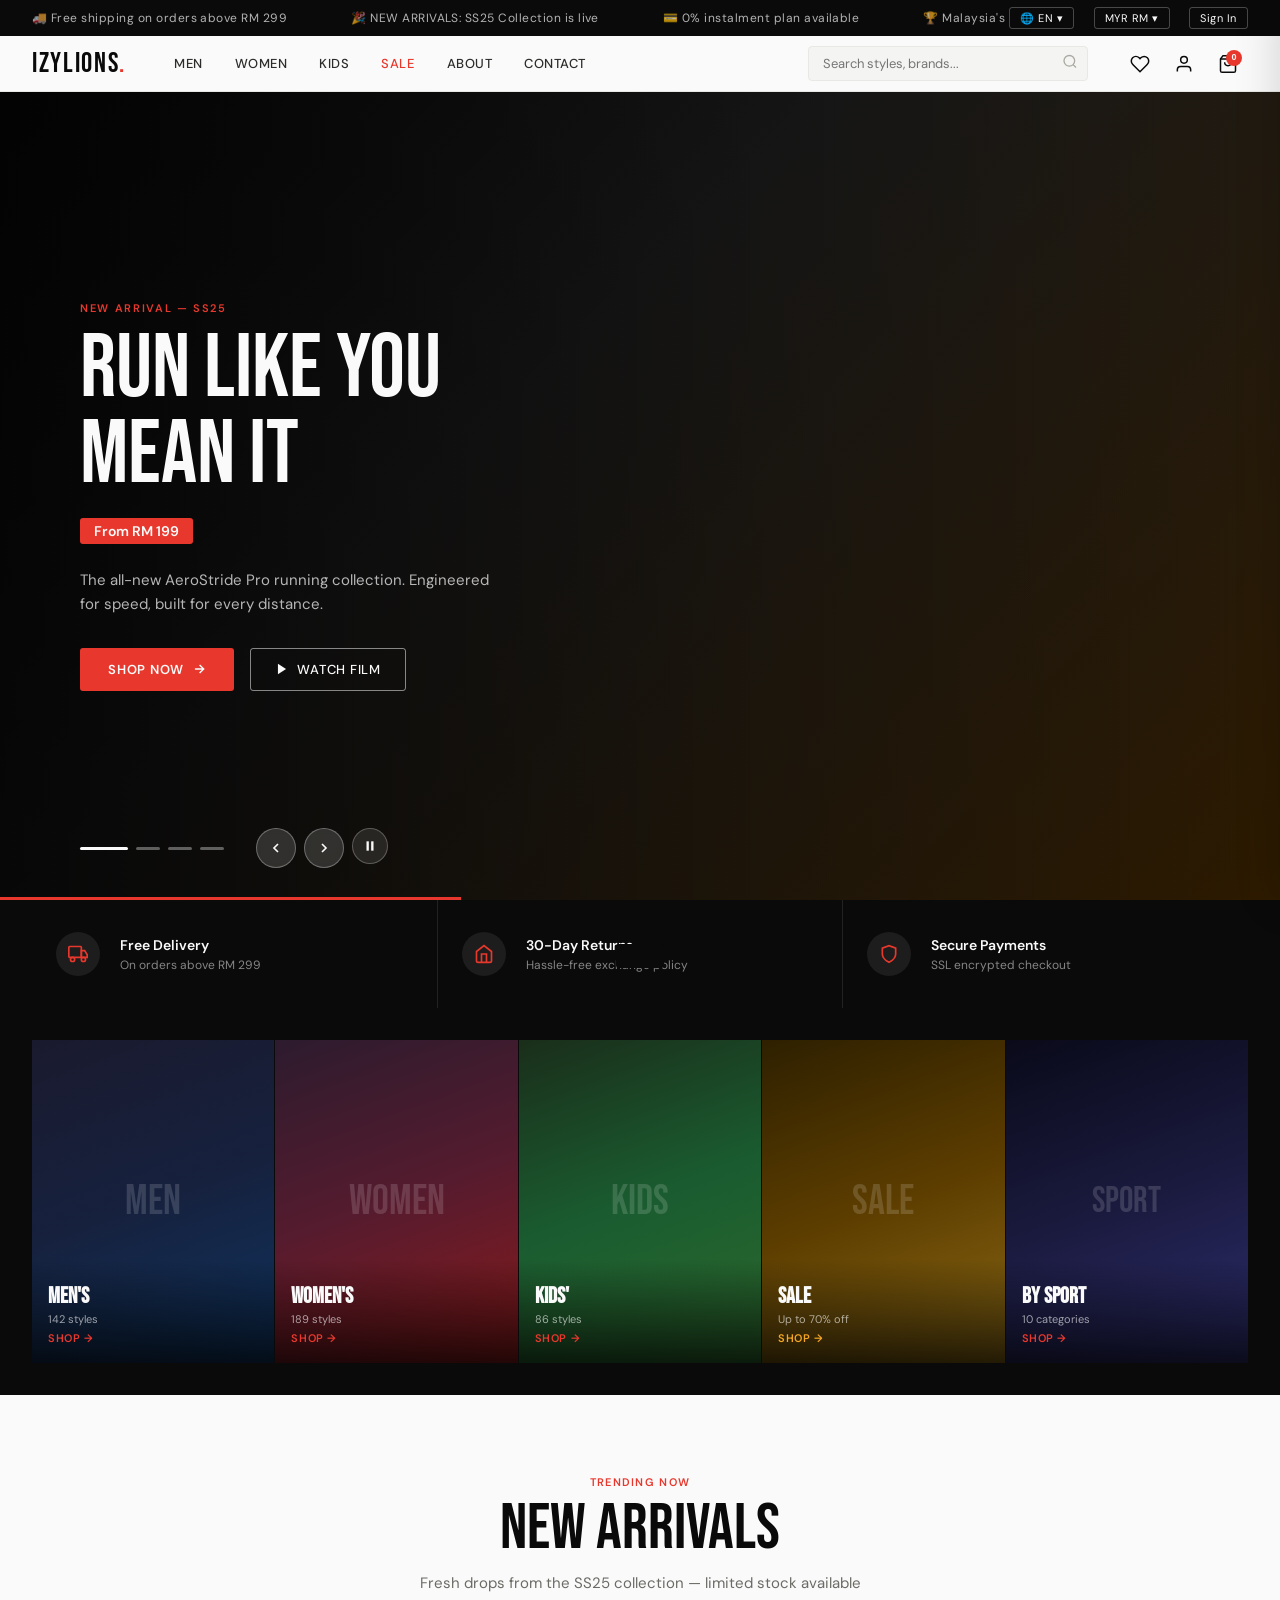
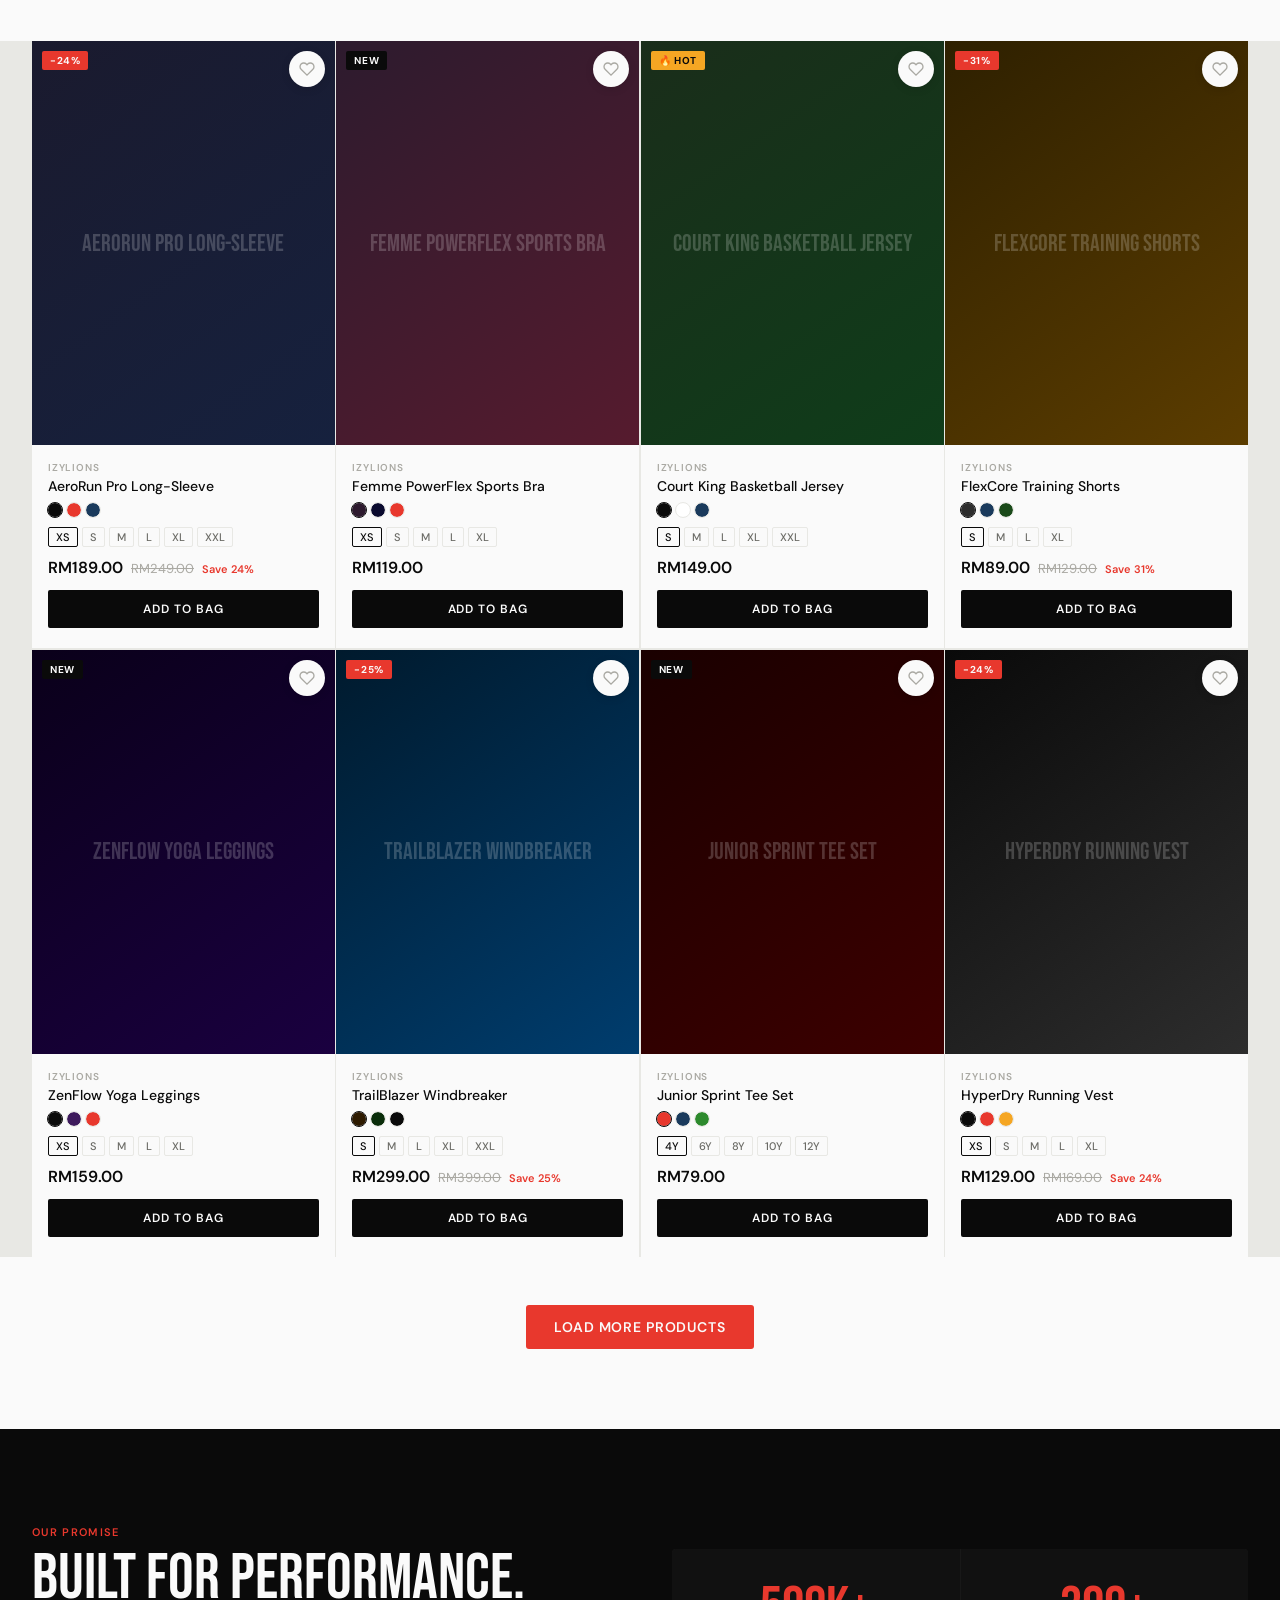
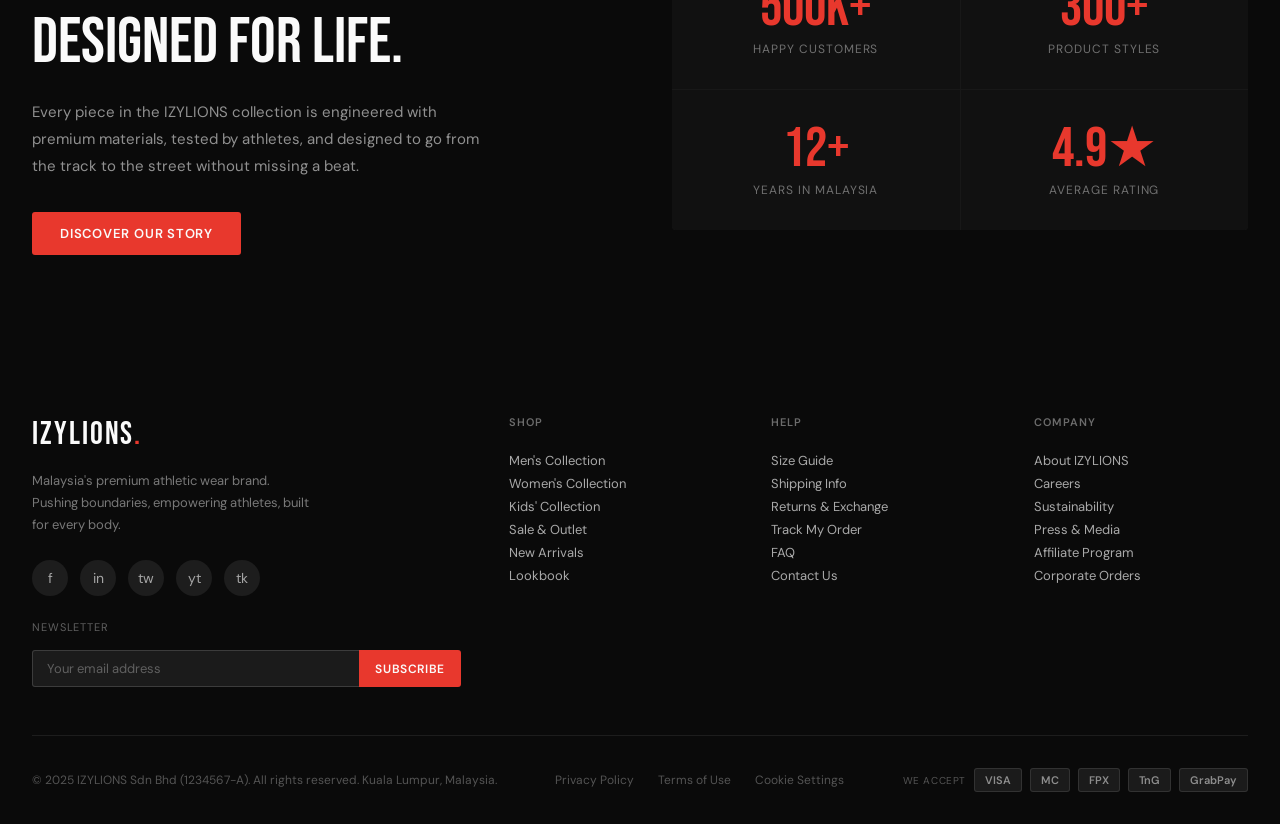
<file: index.html>
<!DOCTYPE html>
<html lang="en">
<head>
    <meta charset="UTF-8">
    <meta name="viewport" content="width=device-width, initial-scale=1.0">
    <title>IZYLIONS — Premium Athletic Wear</title>
    <link href="https://fonts.googleapis.com/css2?family=Bebas+Neue&family=DM+Sans:wght@300;400;500;600&family=DM+Serif+Display:ital@0;1&display=swap" rel="stylesheet">
    
    <!-- This folder link works on GitHub! -->
    <link rel="stylesheet" href="css/main.css">
</head>
<body>

<!-- ─── TOP BAR ─── -->
<div id="topbar">
  <div class="marquee-wrap">
    <div class="marquee">
      <span>🚚 Free shipping on orders above RM 299</span>
      <span>🎉 NEW ARRIVALS: SS25 Collection is live</span>
      <span>💳 0% instalment plan available</span>
      <span>🏆 Malaysia's #1 Athletic Wear Brand — IZYLIONS</span>
      <span>🚚 Free shipping on orders above RM 299</span>
      <span>🎉 NEW ARRIVALS: SS25 Collection is live</span>
      <span>💳 0% instalment plan available</span>
      <span>🏆 Malaysia's #1 Athletic Wear Brand — IZYLIONS</span>
    </div>
  </div>
  <div class="topbar-right">
    <!-- Language -->
    <div style="position:relative;">
      <button class="lang-btn" onclick="toggleDropdown('lang-dd')">
        🌐 <span id="lang-label">EN</span> ▾
      </button>
      <div class="dropdown-panel" id="lang-dd">
        <div class="dropdown-panel a" style="padding:6px 14px;font-size:10px;color:rgba(255,255,255,0.4);letter-spacing:0.08em;text-transform:uppercase;">Language</div>
        <a href="#" onclick="setLang('EN','en');return false;"><span class="flag">🇲🇾</span> English (MY)</a>
        <a href="#" onclick="setLang('EN','en');return false;"><span class="flag">🇺🇸</span> English (US)</a>
        <a href="#" onclick="setLang('中文','zh');return false;"><span class="flag">🇨🇳</span> 简体中文</a>
        <a href="#" onclick="setLang('한국어','ko');return false;"><span class="flag">🇰🇷</span> 한국어</a>
        <a href="#" onclick="setLang('日本語','ja');return false;"><span class="flag">🇯🇵</span> 日本語</a>
        <a href="#" onclick="setLang('BH','id');return false;"><span class="flag">🇮🇩</span> Bahasa Indonesia</a>
        <a href="#" onclick="setLang('ภาษา','th');return false;"><span class="flag">🇹🇭</span> ภาษาไทย</a>
        <a href="#" onclick="setLang('SG','en-sg');return false;"><span class="flag">🇸🇬</span> English (SG)</a>
      </div>
    </div>
    <!-- Currency -->
    <div style="position:relative;">
      <button class="currency-btn" onclick="toggleDropdown('curr-dd')">
        <span id="curr-label">MYR RM</span> ▾
      </button>
      <div class="dropdown-panel" id="curr-dd">
        <div style="padding:6px 14px;font-size:10px;color:rgba(255,255,255,0.4);letter-spacing:0.08em;text-transform:uppercase;">Currency</div>
        <a href="#" onclick="setCurr('MYR','RM',1);return false;"><span class="flag">🇲🇾</span> MYR — Ringgit</a>
        <a href="#" onclick="setCurr('USD','$',0.22);return false;"><span class="flag">🇺🇸</span> USD — Dollar</a>
        <a href="#" onclick="setCurr('SGD','S$',0.30);return false;"><span class="flag">🇸🇬</span> SGD — Dollar</a>
        <a href="#" onclick="setCurr('CNY','¥',1.59);return false;"><span class="flag">🇨🇳</span> CNY — Yuan</a>
        <a href="#" onclick="setCurr('KRW','₩',296);return false;"><span class="flag">🇰🇷</span> KRW — Won</a>
        <a href="#" onclick="setCurr('IDR','Rp',3430);return false;"><span class="flag">🇮🇩</span> IDR — Rupiah</a>
        <a href="#" onclick="setCurr('JPY','¥',33);return false;"><span class="flag">🇯🇵</span> JPY — Yen</a>
        <a href="#" onclick="setCurr('THB','฿',7.9);return false;"><span class="flag">🇹🇭</span> THB — Baht</a>
      </div>
    </div>
    <button class="lang-btn" onclick="openModal('login-modal')">Sign In</button>
  </div>
</div>

<!-- ─── NAVBAR ─── -->
<nav id="navbar">
  <a href="#" class="logo">IZYLIONS<span>.</span></a>

  <div class="nav-links">
    <!-- Men -->
    <div class="nav-item">
      <a href="#">Men</a>
      <div class="mega-menu">
        <div class="mega-col">
          <h4>By Type</h4>
          <a href="#" class="bold">New Arrivals</a>
          <a href="#">T-Shirts & Tops</a>
          <a href="#">Hoodies & Sweatshirts</a>
          <a href="#">Jackets & Outerwear</a>
          <a href="#">Shorts</a>
          <a href="#">Track Pants</a>
          <a href="#">Joggers</a>
          <a href="#">Underwear & Socks</a>
          <a href="#">Compression Wear</a>
        </div>
        <div class="mega-col">
          <h4>By Sport</h4>
          <a href="#">Running</a>
          <a href="#">Basketball</a>
          <a href="#">Football</a>
          <a href="#">Training & Gym</a>
          <a href="#">Tennis</a>
          <a href="#">Swimming</a>
          <a href="#">Hiking & Trail</a>
          <a href="#">Yoga & Pilates</a>
        </div>
        <div class="mega-col">
          <h4>Collections</h4>
          <a href="#" class="bold" style="color:var(--accent)">🔥 On Sale</a>
          <a href="#">Summer 2025</a>
          <a href="#">Classic Edition</a>
          <a href="#">Limited Drop</a>
          <a href="#">Collaborations</a>
        </div>
        <div class="mega-featured">
          <div style="background:linear-gradient(135deg,#0a0a0a,#333);height:120px;display:flex;align-items:center;justify-content:center;">
            <span style="font-family:'Bebas Neue',sans-serif;font-size:28px;color:white;">NEW DROP</span>
          </div>
          <div class="mega-featured-label">
            Men's SS25
            <div class="mega-featured-sub">From RM 99</div>
          </div>
        </div>
      </div>
    </div>
    <!-- Women -->
    <div class="nav-item">
      <a href="#">Women</a>
      <div class="mega-menu">
        <div class="mega-col">
          <h4>By Type</h4>
          <a href="#" class="bold">New Arrivals</a>
          <a href="#">Sports Bras</a>
          <a href="#">Leggings & Tights</a>
          <a href="#">T-Shirts & Tops</a>
          <a href="#">Hoodies & Sweatshirts</a>
          <a href="#">Skirts & Dresses</a>
          <a href="#">Shorts</a>
          <a href="#">Jackets</a>
        </div>
        <div class="mega-col">
          <h4>By Sport</h4>
          <a href="#">Running</a>
          <a href="#">Yoga & Pilates</a>
          <a href="#">Training & Gym</a>
          <a href="#">Tennis</a>
          <a href="#">Dance</a>
          <a href="#">Swimming</a>
          <a href="#">Hiking</a>
        </div>
        <div class="mega-col">
          <h4>Collections</h4>
          <a href="#" class="bold" style="color:var(--accent)">🔥 On Sale</a>
          <a href="#">Femme Power Series</a>
          <a href="#">Maternity Active</a>
          <a href="#">Plus Size</a>
          <a href="#">Loungewear</a>
        </div>
        <div class="mega-featured">
          <div style="background:linear-gradient(135deg,#8B1A1A,#c4281e);height:120px;display:flex;align-items:center;justify-content:center;">
            <span style="font-family:'Bebas Neue',sans-serif;font-size:28px;color:white;">FEMME SS25</span>
          </div>
          <div class="mega-featured-label">
            Women's Collection
            <div class="mega-featured-sub">From RM 89</div>
          </div>
        </div>
      </div>
    </div>
    <!-- Kids -->
    <div class="nav-item">
      <a href="#">Kids</a>
      <div class="mega-menu">
        <div class="mega-col">
          <h4>Age Group</h4>
          <a href="#">Baby (0–24M)</a>
          <a href="#">Toddler (2–4Y)</a>
          <a href="#">Little Kids (4–7Y)</a>
          <a href="#">Big Kids (7–15Y)</a>
        </div>
        <div class="mega-col">
          <h4>By Type</h4>
          <a href="#">T-Shirts</a>
          <a href="#">Shorts & Pants</a>
          <a href="#">Hoodies</a>
          <a href="#">Sets & Kits</a>
          <a href="#">School Uniforms</a>
        </div>
      </div>
    </div>
    <!-- Sale -->
    <div class="nav-item">
      <a href="#" style="color:var(--accent);">Sale</a>
      <div class="mega-menu">
        <div class="mega-col">
          <h4>Men's Sale</h4>
          <a href="#">Up to 70% off Tops</a>
          <a href="#">Bottoms from RM 49</a>
          <a href="#">Clearance Jackets</a>
        </div>
        <div class="mega-col">
          <h4>Women's Sale</h4>
          <a href="#">Sports Bras from RM 39</a>
          <a href="#">Leggings Deals</a>
          <a href="#">Bundle & Save</a>
        </div>
        <div class="mega-col">
          <h4>Last Chance</h4>
          <a href="#" class="bold" style="color:var(--accent)">Final Sale Items</a>
          <a href="#">Outlet Sizes</a>
        </div>
      </div>
    </div>
    <!-- About -->
    <div class="nav-item">
      <a href="#" onclick="openPage('about-page');return false;">About</a>
    </div>
    <!-- Contact -->
    <div class="nav-item">
      <a href="#" onclick="openPage('contact-page');return false;">Contact</a>
    </div>
  </div>

  <!-- Search -->
  <div class="search-wrap">
    <input type="text" id="search-input" placeholder="Search styles, brands..." autocomplete="off"
      oninput="handleSearch(this.value)"
      onfocus="document.getElementById('search-suggestions').classList.add('open')"
    />
    <span class="search-icon">
      <svg width="16" height="16" viewBox="0 0 24 24" fill="none" stroke="currentColor" stroke-width="2"><circle cx="11" cy="11" r="8"/><path d="m21 21-4.35-4.35"/></svg>
    </span>
    <div class="search-suggestions" id="search-suggestions">
      <div class="suggestion-label">Popular Searches</div>
      <div class="suggestion-item" onclick="doSearch('Running Shoes')">
        <svg width="14" height="14" viewBox="0 0 24 24" fill="none" stroke="currentColor" stroke-width="2"><circle cx="11" cy="11" r="8"/><path d="m21 21-4.35-4.35"/></svg>
        Running Shoes <span class="hot">HOT</span>
      </div>
      <div class="suggestion-item" onclick="doSearch('Compression Tights')">
        <svg width="14" height="14" viewBox="0 0 24 24" fill="none" stroke="currentColor" stroke-width="2"><circle cx="11" cy="11" r="8"/><path d="m21 21-4.35-4.35"/></svg>
        Compression Tights
      </div>
      <div class="suggestion-item" onclick="doSearch('Basketball Jersey')">
        <svg width="14" height="14" viewBox="0 0 24 24" fill="none" stroke="currentColor" stroke-width="2"><circle cx="11" cy="11" r="8"/><path d="m21 21-4.35-4.35"/></svg>
        Basketball Jersey <span class="hot">NEW</span>
      </div>
      <div class="suggestion-item" onclick="doSearch('Yoga Pants Women')">
        <svg width="14" height="14" viewBox="0 0 24 24" fill="none" stroke="currentColor" stroke-width="2"><circle cx="11" cy="11" r="8"/><path d="m21 21-4.35-4.35"/></svg>
        Yoga Pants Women
      </div>
      <div class="suggestion-item" onclick="doSearch('Hoodies Sale')">
        <svg width="14" height="14" viewBox="0 0 24 24" fill="none" stroke="currentColor" stroke-width="2"><circle cx="11" cy="11" r="8"/><path d="m21 21-4.35-4.35"/></svg>
        Hoodies Sale <span class="hot">SALE</span>
      </div>
      <div id="live-suggestions"></div>
    </div>
  </div>

  <!-- Nav Icons -->
  <div class="nav-icons">
    <button class="nav-icon-btn" title="Wishlist" onclick="openPage('wishlist-page')">
      <svg width="20" height="20" viewBox="0 0 24 24" fill="none" stroke="currentColor" stroke-width="1.8"><path d="M20.84 4.61a5.5 5.5 0 0 0-7.78 0L12 5.67l-1.06-1.06a5.5 5.5 0 0 0-7.78 7.78l1.06 1.06L12 21.23l7.78-7.78 1.06-1.06a5.5 5.5 0 0 0 0-7.78z"/></svg>
      <span class="badge" id="wishlist-badge" style="display:none">0</span>
    </button>
    <button class="nav-icon-btn" title="Account" onclick="openModal('login-modal')">
      <svg width="20" height="20" viewBox="0 0 24 24" fill="none" stroke="currentColor" stroke-width="1.8"><path d="M20 21v-2a4 4 0 0 0-4-4H8a4 4 0 0 0-4 4v2"/><circle cx="12" cy="7" r="4"/></svg>
    </button>
    <button class="nav-icon-btn" title="Cart" onclick="toggleCart()">
      <svg width="20" height="20" viewBox="0 0 24 24" fill="none" stroke="currentColor" stroke-width="1.8"><path d="M6 2 3 6v14a2 2 0 0 0 2 2h14a2 2 0 0 0 2-2V6l-3-4z"/><line x1="3" y1="6" x2="21" y2="6"/><path d="M16 10a4 4 0 0 1-8 0"/></svg>
      <span class="badge" id="cart-badge">0</span>
    </button>
  </div>
</nav>

    <!-- ─── HERO SLIDESHOW ─── -->
<section id="hero">
  <div class="slide active" id="slide-0">
    <div class="slide-bg" style="background:linear-gradient(135deg,#0a0a0a 0%,#1a1a1a 40%,#2d1a00 100%)"></div>
    <div class="slide-overlay"></div>
    <div class="slide-content">
      <div class="slide-eyebrow">New Arrival — SS25</div>
      <div class="slide-title">RUN LIKE YOU MEAN IT</div>
      <div class="slide-price-tag">From RM 199</div>
      <div class="slide-desc">The all-new AeroStride Pro running collection. Engineered for speed, built for every distance.</div>
      <div class="slide-btns">
        <a href="#products" class="btn-primary">
          Shop Now
          <svg width="14" height="14" viewBox="0 0 24 24" fill="none" stroke="currentColor" stroke-width="2.5"><path d="m5 12 14 0M13 5l7 7-7 7"/></svg>
        </a>
        <button class="btn-outline" onclick="showToast('▶ Video player coming soon')">
          <svg width="14" height="14" viewBox="0 0 24 24" fill="currentColor"><polygon points="5,3 19,12 5,21"/></svg>
          Watch Film
        </button>
      </div>
    </div>
  </div>
  <div class="slide" id="slide-1">
    <div class="slide-bg" style="background:linear-gradient(135deg,#1a0000 0%,#3d0000 40%,#8B1A1A 100%)"></div>
    <div class="slide-overlay"></div>
    <div class="slide-content">
      <div class="slide-eyebrow">Limited Edition Drop</div>
      <div class="slide-title">FEMME POWER SERIES</div>
      <div class="slide-price-tag">Up to 30% OFF</div>
      <div class="slide-desc">Strength has a new shape. Designed exclusively for women who push limits every single day.</div>
      <div class="slide-btns">
        <a href="#products" class="btn-primary">Explore Collection</a>
        <button class="btn-outline">View Lookbook</button>
      </div>
    </div>
  </div>
  <div class="slide" id="slide-2">
    <div class="slide-bg" style="background:linear-gradient(135deg,#001a0a 0%,#003d1a 40%,#1a5c30 100%)"></div>
    <div class="slide-overlay"></div>
    <div class="slide-content">
      <div class="slide-eyebrow">🔥 Mid-Year Sale</div>
      <div class="slide-title">UP TO 70% OFF</div>
      <div class="slide-price-tag">Final Sale — Limited Stock</div>
      <div class="slide-desc">Massive discounts across all categories. Don't miss out — stock is going fast.</div>
      <div class="slide-btns">
        <a href="#products" class="btn-primary">Shop Sale</a>
        <button class="btn-outline">View All Deals</button>
      </div>
    </div>
  </div>
  <div class="slide" id="slide-3">
    <div class="slide-bg" style="background:linear-gradient(135deg,#0a001a 0%,#1a0040 40%,#3d0080 100%)"></div>
    <div class="slide-overlay"></div>
    <div class="slide-content">
      <div class="slide-eyebrow">Just Dropped</div>
      <div class="slide-title">COURT READY COLLECTION</div>
      <div class="slide-price-tag">From RM 149</div>
      <div class="slide-desc">Basketball. Tennis. Badminton. Dominate every court with the latest styles.</div>
      <div class="slide-btns">
        <a href="#products" class="btn-primary">Buy Now</a>
        <button class="btn-outline">More Info</button>
      </div>
    </div>
  </div>

  <div class="slide-controls">
    <div class="slide-dots" id="slide-dots"></div>
    <div class="slide-nav-btns">
      <button class="slide-btn" onclick="prevSlide()">
        <svg width="16" height="16" viewBox="0 0 24 24" fill="none" stroke="currentColor" stroke-width="2.5"><path d="m15 18-6-6 6-6"/></svg>
      </button>
      <button class="slide-btn" onclick="nextSlide()">
        <svg width="16" height="16" viewBox="0 0 24 24" fill="none" stroke="currentColor" stroke-width="2.5"><path d="m9 18 6-6-6-6"/></svg>
      </button>
      <button class="pause-btn" id="pause-btn" onclick="togglePause()">
        <svg id="pause-icon" width="14" height="14" viewBox="0 0 24 24" fill="currentColor"><rect x="6" y="4" width="4" height="16"/><rect x="14" y="4" width="4" height="16"/></svg>
      </button>
    </div>
  </div>
  <div class="progress-bar" id="progress-bar"></div>
</section>

<!-- ─── PROMO BAR ─── -->
<div class="promo-banner">
  <div class="promo-item">
    <div class="promo-icon">
      <svg width="20" height="20" viewBox="0 0 24 24" fill="none" stroke="currentColor" stroke-width="2"><rect x="1" y="3" width="15" height="13" rx="1"/><path d="M16 8h4l3 5v3h-7V8z"/><circle cx="5.5" cy="18.5" r="2.5"/><circle cx="18.5" cy="18.5" r="2.5"/></svg>
    </div>
    <div class="promo-text">
      <h4>Free Delivery</h4>
      <p>On orders above RM 299</p>
    </div>
  </div>
  <div class="promo-divider"></div>
  <div class="promo-item">
    <div class="promo-icon">
      <svg width="20" height="20" viewBox="0 0 24 24" fill="none" stroke="currentColor" stroke-width="2"><path d="M3 9l9-7 9 7v11a2 2 0 0 1-2 2H5a2 2 0 0 1-2-2z"/><polyline points="9 22 9 12 15 12 15 22"/></svg>
    </div>
    <div class="promo-text">
      <h4>30-Day Returns</h4>
      <p>Hassle-free exchange policy</p>
    </div>
  </div>
  <div class="promo-divider"></div>
  <div class="promo-item">
    <div class="promo-icon">
      <svg width="20" height="20" viewBox="0 0 24 24" fill="none" stroke="currentColor" stroke-width="2"><path d="M12 22s8-4 8-10V5l-8-3-8 3v7c0 6 8 10 8 10z"/></svg>
    </div>
    <div class="promo-text">
      <h4>Secure Payments</h4>
      <p>SSL encrypted checkout</p>
    </div>
  </div>
</div>

<!-- ─── CATEGORY STRIP ─── -->
<div class="cat-strip">
  <div class="cat-item">
    <div style="background:linear-gradient(160deg,#1a1a2e,#16213e,#0f3460);width:100%;height:100%;display:flex;align-items:center;justify-content:center;font-family:'Bebas Neue',sans-serif;font-size:42px;color:rgba(255,255,255,0.15);">MEN</div>
    <div class="cat-item-label"><h3>Men's</h3><p>142 styles</p><a href="#">Shop →</a></div>
  </div>
  <div class="cat-item">
    <div style="background:linear-gradient(160deg,#2d1b2e,#561b2e,#8B1A1A);width:100%;height:100%;display:flex;align-items:center;justify-content:center;font-family:'Bebas Neue',sans-serif;font-size:42px;color:rgba(255,255,255,0.15);">WOMEN</div>
    <div class="cat-item-label"><h3>Women's</h3><p>189 styles</p><a href="#">Shop →</a></div>
  </div>
  <div class="cat-item">
    <div style="background:linear-gradient(160deg,#1a2e1a,#1a5c30,#2d6a2d);width:100%;height:100%;display:flex;align-items:center;justify-content:center;font-family:'Bebas Neue',sans-serif;font-size:42px;color:rgba(255,255,255,0.15);">KIDS</div>
    <div class="cat-item-label"><h3>Kids'</h3><p>86 styles</p><a href="#">Shop →</a></div>
  </div>
  <div class="cat-item">
    <div style="background:linear-gradient(160deg,#2e2000,#5c3d00,#8B6914);width:100%;height:100%;display:flex;align-items:center;justify-content:center;font-family:'Bebas Neue',sans-serif;font-size:42px;color:rgba(255,255,255,0.15);">SALE</div>
    <div class="cat-item-label"><h3>Sale</h3><p>Up to 70% off</p><a href="#" style="color:var(--accent2)">Shop →</a></div>
  </div>
  <div class="cat-item">
    <div style="background:linear-gradient(160deg,#0a0a1a,#1a1a3e,#2d2d6e);width:100%;height:100%;display:flex;align-items:center;justify-content:center;font-family:'Bebas Neue',sans-serif;font-size:36px;color:rgba(255,255,255,0.15);">SPORT</div>
    <div class="cat-item-label"><h3>By Sport</h3><p>10 categories</p><a href="#">Shop →</a></div>
  </div>
</div>

<!-- ─── PRODUCTS ─── -->
<section id="products">
  <div class="section-header">
    <div class="section-eyebrow">Trending Now</div>
    <div class="section-title">NEW ARRIVALS</div>
    <div class="section-sub">Fresh drops from the SS25 collection — limited stock available</div>
  </div>
  <div class="products-grid" id="products-grid"></div>
  <div style="text-align:center;margin-top:3rem">
    <a href="#" class="btn-primary" style="font-size:14px;">Load More Products</a>
  </div>
</section>

<!-- ─── FEATURED BANNER ─── -->
<div style="background:var(--black);padding:6rem 2rem;display:grid;grid-template-columns:1fr 1fr;gap:4rem;align-items:center;max-width:100%;">
  <div>
    <div class="section-eyebrow">Our Promise</div>
    <div class="section-title" style="color:var(--white);margin-bottom:1.5rem;">BUILT FOR PERFORMANCE. DESIGNED FOR LIFE.</div>
    <p style="color:rgba(255,255,255,0.55);font-size:15px;line-height:1.8;max-width:460px;margin-bottom:2rem;">Every piece in the IZYLIONS collection is engineered with premium materials, tested by athletes, and designed to go from the track to the street without missing a beat.</p>
    <a href="#" class="btn-primary">Discover Our Story</a>
  </div>
  <div style="display:grid;grid-template-columns:1fr 1fr;gap:1px;background:rgba(255,255,255,0.06);border-radius:4px;overflow:hidden;">
    <div style="background:#111;padding:2rem;text-align:center;">
      <div style="font-family:'Bebas Neue',sans-serif;font-size:56px;color:var(--accent);line-height:1;">500K+</div>
      <div style="font-size:12px;color:rgba(255,255,255,0.4);letter-spacing:0.08em;text-transform:uppercase;margin-top:4px;">Happy Customers</div>
    </div>
    <div style="background:#111;padding:2rem;text-align:center;">
      <div style="font-family:'Bebas Neue',sans-serif;font-size:56px;color:var(--accent);line-height:1;">300+</div>
      <div style="font-size:12px;color:rgba(255,255,255,0.4);letter-spacing:0.08em;text-transform:uppercase;margin-top:4px;">Product Styles</div>
    </div>
    <div style="background:#111;padding:2rem;text-align:center;">
      <div style="font-family:'Bebas Neue',sans-serif;font-size:56px;color:var(--accent);line-height:1;">12+</div>
      <div style="font-size:12px;color:rgba(255,255,255,0.4);letter-spacing:0.08em;text-transform:uppercase;margin-top:4px;">Years in Malaysia</div>
    </div>
    <div style="background:#111;padding:2rem;text-align:center;">
      <div style="font-family:'Bebas Neue',sans-serif;font-size:56px;color:var(--accent);line-height:1;">4.9★</div>
      <div style="font-size:12px;color:rgba(255,255,255,0.4);letter-spacing:0.08em;text-transform:uppercase;margin-top:4px;">Average Rating</div>
    </div>
  </div>
</div>

<!-- ─── FOOTER ─── -->
<footer>
  <div class="footer-grid">
    <div class="footer-brand">
      <a href="#" class="logo" style="font-family:'Bebas Neue',sans-serif;font-size:32px;color:var(--white);text-decoration:none;">IZYLIONS<span style="color:var(--accent)">.</span></a>
      <p style="margin-top:1rem;">Malaysia's premium athletic wear brand. Pushing boundaries, empowering athletes, built for every body.</p>
      <div class="social-links">
        <a href="#" class="social-link">f</a>
        <a href="#" class="social-link">in</a>
        <a href="#" class="social-link">tw</a>
        <a href="#" class="social-link">yt</a>
        <a href="#" class="social-link">tk</a>
      </div>
      <div style="margin-top:1.5rem;">
        <div style="font-size:11px;color:rgba(255,255,255,0.35);letter-spacing:0.08em;text-transform:uppercase;margin-bottom:8px;">Newsletter</div>
        <div class="newsletter-wrap">
          <input type="email" placeholder="Your email address">
          <button onclick="showToast('✓ Subscribed successfully!')">Subscribe</button>
        </div>
      </div>
    </div>
    <div class="footer-col">
      <h4>Shop</h4>
      <a href="#">Men's Collection</a>
      <a href="#">Women's Collection</a>
      <a href="#">Kids' Collection</a>
      <a href="#">Sale & Outlet</a>
      <a href="#">New Arrivals</a>
      <a href="#">Lookbook</a>
    </div>
    <div class="footer-col">
      <h4>Help</h4>
      <a href="#">Size Guide</a>
      <a href="#">Shipping Info</a>
      <a href="#">Returns & Exchange</a>
      <a href="#">Track My Order</a>
      <a href="#">FAQ</a>
      <a href="#" onclick="openPage('contact-page');return false;">Contact Us</a>
    </div>
    <div class="footer-col">
      <h4>Company</h4>
      <a href="#" onclick="openPage('about-page');return false;">About IZYLIONS</a>
      <a href="#">Careers</a>
      <a href="#">Sustainability</a>
      <a href="#">Press & Media</a>
      <a href="#">Affiliate Program</a>
      <a href="#">Corporate Orders</a>
    </div>
  </div>
  <div class="footer-bottom">
    <div>© 2025 IZYLIONS Sdn Bhd (1234567-A). All rights reserved. Kuala Lumpur, Malaysia.</div>
    <div style="display:flex;gap:1.5rem;">
      <a href="#">Privacy Policy</a>
      <a href="#">Terms of Use</a>
      <a href="#">Cookie Settings</a>
    </div>
    <div style="display:flex;gap:8px;align-items:center;">
      <span style="font-size:10px;text-transform:uppercase;letter-spacing:0.06em;">We Accept</span>
      <span class="pay-icon" style="background:rgba(255,255,255,0.07);color:rgba(255,255,255,0.5);border-color:rgba(255,255,255,0.1);">VISA</span>
      <span class="pay-icon" style="background:rgba(255,255,255,0.07);color:rgba(255,255,255,0.5);border-color:rgba(255,255,255,0.1);">MC</span>
      <span class="pay-icon" style="background:rgba(255,255,255,0.07);color:rgba(255,255,255,0.5);border-color:rgba(255,255,255,0.1);">FPX</span>
      <span class="pay-icon" style="background:rgba(255,255,255,0.07);color:rgba(255,255,255,0.5);border-color:rgba(255,255,255,0.1);">TnG</span>
      <span class="pay-icon" style="background:rgba(255,255,255,0.07);color:rgba(255,255,255,0.5);border-color:rgba(255,255,255,0.1);">GrabPay</span>
    </div>
  </div>
</footer>

<!-- ─── LOGIN/REGISTER MODAL ─── -->
<div class="modal-overlay" id="login-modal" onclick="closeModalIfOverlay(event,'login-modal')">
  <div class="modal" style="max-width:400px">
    <div class="modal-tabs">
      <button class="modal-tab active" id="tab-login" onclick="switchTab('login')">Sign In</button>
      <button class="modal-tab" id="tab-register" onclick="switchTab('register')">Register</button>
    </div>
    <!-- Login -->
    <div id="login-form">
      <div class="modal-header"><h2>WELCOME BACK</h2><button class="modal-close" onclick="closeModal('login-modal')">✕</button></div>
      <div class="modal-body">
        <div class="form-group"><label>Email Address</label><input type="email" placeholder="you@example.com"></div>
        <div class="form-group"><label>Password</label><input type="password" placeholder="••••••••"></div>
        <div style="text-align:right;margin-bottom:1rem;"><a href="#" style="font-size:12px;color:var(--gray-600);">Forgot password?</a></div>
        <button class="btn-full" onclick="handleLogin()">Sign In</button>
        <div class="modal-switch">Don't have an account? <a onclick="switchTab('register')">Register here</a></div>
        <div style="text-align:center;margin:1.25rem 0;color:var(--gray-400);font-size:12px;">— or continue with —</div>
        <div style="display:grid;grid-template-columns:1fr 1fr;gap:8px;">
          <button onclick="handleLogin()" style="border:1px solid var(--gray-200);background:var(--white);padding:10px;border-radius:3px;cursor:pointer;font-size:12px;font-family:var(--font-body);">🇬 Google</button>
          <button onclick="handleLogin()" style="border:1px solid var(--gray-200);background:var(--white);padding:10px;border-radius:3px;cursor:pointer;font-size:12px;font-family:var(--font-body);">f Facebook</button>
        </div>
      </div>
    </div>
    <!-- Register -->
    <div id="register-form" style="display:none">
      <div class="modal-header"><h2>JOIN IZYLIONS</h2><button class="modal-close" onclick="closeModal('login-modal')">✕</button></div>
      <div class="modal-body">
        <div class="form-row">
          <div class="form-group"><label>First Name</label><input type="text" placeholder="Ahmad"></div>
          <div class="form-group"><label>Last Name</label><input type="text" placeholder="Rahman"></div>
        </div>
        <div class="form-group"><label>Email Address</label><input type="email" placeholder="you@example.com"></div>
        <div class="form-group"><label>Phone</label><input type="tel" placeholder="+60 12-345 6789"></div>
        <div class="form-group"><label>Password</label><input type="password" placeholder="Min. 8 characters"></div>
        <div class="form-group"><label>Confirm Password</label><input type="password" placeholder="Repeat password"></div>
        <div style="display:flex;align-items:flex-start;gap:8px;margin-bottom:1rem;font-size:12px;color:var(--gray-600);">
          <input type="checkbox" style="margin-top:2px;width:auto;"> I agree to the <a href="#" style="color:var(--black);">Terms & Privacy Policy</a>
        </div>
        <button class="btn-full" onclick="handleRegister()">Create Account</button>
        <div class="modal-switch">Already a member? <a onclick="switchTab('login')">Sign in</a></div>
      </div>
    </div>
  </div>
</div>

<!-- ─── CART SIDEBAR ─── -->
<div id="cart-sidebar">
  <div class="cart-header">
    <h2>YOUR BAG</h2>
    <button class="modal-close" onclick="toggleCart()" style="font-size:20px;">✕</button>
  </div>
  <div class="cart-items" id="cart-items-list">
    <div class="cart-empty">
      <svg width="48" height="48" viewBox="0 0 24 24" fill="none" stroke="var(--gray-200)" stroke-width="1.5"><path d="M6 2 3 6v14a2 2 0 0 0 2 2h14a2 2 0 0 0 2-2V6l-3-4z"/><line x1="3" y1="6" x2="21" y2="6"/><path d="M16 10a4 4 0 0 1-8 0"/></svg>
      <p>Your bag is empty.<br>Start shopping to add items.</p>
    </div>
  </div>
  <div class="cart-footer" id="cart-footer" style="display:none">
    <div class="cart-total-row">
      <span>Subtotal</span><span id="cart-subtotal">RM 0</span>
    </div>
    <div class="cart-total-row" style="font-size:12px;color:var(--gray-400);">
      <span>Shipping</span><span>Calculated at checkout</span>
    </div>
    <button class="cart-checkout-btn" onclick="openCheckout()">Proceed to Checkout →</button>
    <div style="text-align:center;margin-top:10px;font-size:11px;color:var(--gray-400);">Secure checkout · FPX · Visa · Mastercard · TnG</div>
  </div>
</div>
<div id="cart-overlay" onclick="toggleCart()" style="position:fixed;inset:0;background:rgba(0,0,0,0.4);z-index:1090;display:none;"></div>

<!-- ─── CHECKOUT PAGE ─── -->
<div id="checkout-page">
  <div class="checkout-inner">
    <div class="checkout-form-col">
      <div class="checkout-logo">IZYLIONS<span style="color:var(--accent)">.</span></div>
      <!-- Breadcrumb -->
      <div style="display:flex;gap:12px;font-size:12px;color:var(--gray-400);margin-bottom:2.5rem;">
        <span>Cart</span><span>›</span><span style="color:var(--black);font-weight:500">Information</span><span>›</span><span>Shipping</span><span>›</span><span>Payment</span>
      </div>
      <div class="checkout-section">
        <h3>Contact Information</h3>
        <div class="form-group"><label>Email</label><input type="email" placeholder="email@example.com"></div>
        <div class="form-group"><label>Phone</label><input type="tel" placeholder="+60 12-345 6789"></div>
      </div>
      <div class="checkout-section">
        <h3>Delivery Address</h3>
        <div class="form-row">
          <div class="form-group"><label>First Name</label><input type="text" placeholder="Ahmad"></div>
          <div class="form-group"><label>Last Name</label><input type="text" placeholder="Rahman"></div>
        </div>
        <div class="form-group"><label>Address Line 1</label><input type="text" placeholder="No. 12, Jalan Ampang"></div>
        <div class="form-group"><label>Address Line 2</label><input type="text" placeholder="Apt, Suite, Unit (optional)"></div>
        <div class="form-row">
          <div class="form-group"><label>City</label><input type="text" placeholder="Kuala Lumpur"></div>
          <div class="form-group"><label>Postcode</label><input type="text" placeholder="50450"></div>
        </div>
        <div class="form-group">
          <label>State</label>
          <select>
            <option>Kuala Lumpur</option><option>Selangor</option><option>Penang</option><option>Johor</option><option>Perak</option><option>Kedah</option><option>Kelantan</option><option>Terengganu</option><option>Negeri Sembilan</option><option>Melaka</option><option>Pahang</option><option>Sabah</option><option>Sarawak</option><option>Putrajaya</option><option>Labuan</option>
          </select>
        </div>
      </div>
      <div class="checkout-section">
        <h3>Shipping Method</h3>
        <label style="display:flex;align-items:center;gap:12px;padding:14px;border:1px solid var(--gray-200);border-radius:3px;cursor:pointer;margin-bottom:8px;">
          <input type="radio" name="shipping" checked style="width:auto;"> 
          <div style="flex:1">
            <div style="font-size:14px;font-weight:500;">Standard — J&T / Pos Laju</div>
            <div style="font-size:12px;color:var(--gray-400);">3–5 business days</div>
          </div>
          <div style="font-size:14px;font-weight:600;">FREE</div>
        </label>
        <label style="display:flex;align-items:center;gap:12px;padding:14px;border:1px solid var(--gray-200);border-radius:3px;cursor:pointer;">
          <input type="radio" name="shipping" style="width:auto;"> 
          <div style="flex:1">
            <div style="font-size:14px;font-weight:500;">Express — GDex / DHL</div>
            <div style="font-size:12px;color:var(--gray-400);">1–2 business days</div>
          </div>
          <div style="font-size:14px;font-weight:600;">RM 15</div>
        </label>
      </div>
      <div class="checkout-section">
        <h3>Payment</h3>
        <div class="payment-icons">
          <span class="pay-icon">VISA</span><span class="pay-icon">Mastercard</span><span class="pay-icon">FPX</span><span class="pay-icon">TnG eWallet</span><span class="pay-icon">GrabPay</span><span class="pay-icon">Atome</span>
        </div>
        <div style="border:1px solid var(--gray-200);border-radius:3px;overflow:hidden;margin-bottom:1rem;">
          <div style="display:flex;gap:0;">
            <button onclick="setPayMethod('card')" id="pm-card" style="flex:1;padding:10px;border:none;border-bottom:2px solid var(--black);font-size:12px;font-weight:600;cursor:pointer;font-family:var(--font-body);letter-spacing:0.04em;background:var(--white);">Credit / Debit Card</button>
            <button onclick="setPayMethod('fpx')" id="pm-fpx" style="flex:1;padding:10px;border:none;border-bottom:2px solid transparent;font-size:12px;font-weight:600;cursor:pointer;font-family:var(--font-body);letter-spacing:0.04em;color:var(--gray-400);background:var(--gray-100);">FPX Online Banking</button>
            <button onclick="setPayMethod('ewallet')" id="pm-ewallet" style="flex:1;padding:10px;border:none;border-bottom:2px solid transparent;font-size:12px;font-weight:600;cursor:pointer;font-family:var(--font-body);letter-spacing:0.04em;color:var(--gray-400);background:var(--gray-100);">eWallet</button>
          </div>
          <div id="payment-card-form" style="padding:1rem;">
            <div class="form-group"><label>Card Number</label><input type="text" placeholder="1234 5678 9012 3456" maxlength="19"></div>
            <div class="form-row">
              <div class="form-group"><label>Expiry</label><input type="text" placeholder="MM / YY"></div>
              <div class="form-group"><label>CVV</label><input type="text" placeholder="•••" maxlength="4"></div>
            </div>
            <div class="form-group"><label>Name on Card</label><input type="text" placeholder="AHMAD BIN RAHMAN"></div>
          </div>
          <div id="payment-fpx-form" style="display:none;padding:1rem;">
            <div class="form-group"><label>Select Your Bank</label>
              <select>
                <option>-- Choose Bank --</option><option>Maybank2u</option><option>CIMB Clicks</option><option>Public Bank</option><option>RHB Bank</option><option>Hong Leong Bank</option><option>AmBank</option><option>Bank Islam</option><option>Alliance Bank</option>
              </select>
            </div>
          </div>
          <div id="payment-ewallet-form" style="display:none;padding:1rem;">
            <div style="display:grid;grid-template-columns:1fr 1fr 1fr;gap:8px;">
              <button style="border:1px solid var(--gray-200);background:var(--white);padding:12px;border-radius:3px;cursor:pointer;font-size:12px;font-family:var(--font-body);">🟢 TnG</button>
              <button style="border:1px solid var(--gray-200);background:var(--white);padding:12px;border-radius:3px;cursor:pointer;font-size:12px;font-family:var(--font-body);">🟡 GrabPay</button>
              <button style="border:1px solid var(--gray-200);background:var(--white);padding:12px;border-radius:3px;cursor:pointer;font-size:12px;font-family:var(--font-body);">🔵 Boost</button>
            </div>
          </div>
        </div>
        <div style="display:flex;align-items:center;gap:6px;font-size:11px;color:var(--gray-400);margin-bottom:1.5rem;">
          <svg width="12" height="12" viewBox="0 0 24 24" fill="none" stroke="currentColor" stroke-width="2"><path d="M12 22s8-4 8-10V5l-8-3-8 3v7c0 6 8 10 8 10z"/></svg>
          Your payment is secured with 256-bit SSL encryption
        </div>
        <button class="btn-full" onclick="handlePlaceOrder()">Place Order — <span id="checkout-total">RM 0</span></button>
      </div>
      <div style="display:flex;justify-content:center;margin-top:1.5rem;">
        <button onclick="closeCheckout()" style="background:none;border:none;cursor:pointer;font-size:13px;color:var(--gray-400);font-family:var(--font-body);">← Return to cart</button>
      </div>
    </div>
    <div class="checkout-summary-col">
      <div style="font-size:11px;font-weight:600;letter-spacing:0.1em;text-transform:uppercase;color:var(--gray-600);margin-bottom:1.5rem;">Order Summary</div>
      <div id="checkout-items"></div>
      <div class="checkout-totals">
        <div class="checkout-total-row"><span>Subtotal</span><span id="co-subtotal">RM 0</span></div>
        <div class="checkout-total-row"><span>Shipping</span><span>FREE</span></div>
        <div class="checkout-total-row"><span>SST (6%)</span><span id="co-tax">RM 0</span></div>
        <div class="checkout-total-row total"><span>Total</span><span id="co-total">RM 0</span></div>
      </div>
      <div style="margin-top:1.5rem;">
        <div class="form-group">
          <label>Promo / Voucher Code</label>
          <div style="display:flex;gap:0;">
            <input type="text" placeholder="IZYLIONS25" style="border-radius:3px 0 0 3px;border-right:none;">
            <button onclick="showToast('✓ Code IZYLIONS25 applied — 25% off!')" style="background:var(--black);color:var(--white);border:none;padding:10px 16px;font-size:12px;font-weight:600;cursor:pointer;border-radius:0 3px 3px 0;font-family:var(--font-body);letter-spacing:0.04em;text-transform:uppercase;">Apply</button>
          </div>
        </div>
      </div>
    </div>
  </div>
</div>

<!-- ─── WISHLIST PAGE ─── -->
<div id="wishlist-page">
  <div class="page-inner">
    <div class="page-header-bar">
      <button onclick="closePage('wishlist-page')">←</button>
      <h1>WISHLIST</h1>
      <span style="font-size:14px;color:var(--gray-400);margin-left:4px;" id="wishlist-count">(0 items)</span>
    </div>
    <div class="products-grid" id="wishlist-grid">
      <div style="grid-column:1/-1;text-align:center;padding:4rem;color:var(--gray-400);">
        <svg width="48" height="48" viewBox="0 0 24 24" fill="none" stroke="currentColor" stroke-width="1.2" style="margin-bottom:1rem;display:block;margin-left:auto;margin-right:auto;"><path d="M20.84 4.61a5.5 5.5 0 0 0-7.78 0L12 5.67l-1.06-1.06a5.5 5.5 0 0 0-7.78 7.78l1.06 1.06L12 21.23l7.78-7.78 1.06-1.06a5.5 5.5 0 0 0 0-7.78z"/></svg>
        Your wishlist is empty. Browse products and click ♡ to save items.
      </div>
    </div>
  </div>
</div>

<!-- ─── ABOUT PAGE ─── -->
<div id="about-page">
  <div style="position:sticky;top:0;z-index:10;background:var(--white);padding:1rem 2rem;border-bottom:1px solid var(--gray-200);display:flex;align-items:center;gap:1rem;">
    <button onclick="closePage('about-page')" style="background:none;border:none;cursor:pointer;font-size:20px;color:var(--gray-600);">←</button>
    <span style="font-family:'Bebas Neue',sans-serif;font-size:20px;">IZYLIONS.</span>
  </div>
  <div class="about-hero">
    <h1>OUR STORY</h1>
    <p>Born in Kuala Lumpur. Built for every athlete on earth. IZYLIONS is more than a brand — it's a movement.</p>
  </div>
  <div class="about-body">
    <div class="stats-row">
      <div class="stat-box"><div class="stat-num">2013</div><div class="stat-label">Founded in KL</div></div>
      <div class="stat-box"><div class="stat-num">500K+</div><div class="stat-label">Happy Athletes</div></div>
      <div class="stat-box"><div class="stat-num">12</div><div class="stat-label">Countries Shipped</div></div>
    </div>
    <h2>FROM BANGSAR TO THE WORLD</h2>
    <p>IZYLIONS was founded in 2013 by a group of passionate Malaysian athletes who couldn't find performance wear that truly fit the Southeast Asian body, climate, and spirit. We started with a small factory in Shah Alam and a dream to make world-class athletic wear accessible to everyone.</p>
    <p>Today, IZYLIONS is Malaysia's leading homegrown athletic brand, worn by professional footballers, weekend warriors, yoga enthusiasts, and everyone in between. Our collections are designed with deep respect for our tropical climate — breathable, moisture-wicking, and built to withstand the heat.</p>
    <h2>OUR MISSION</h2>
    <p>To empower every Malaysian to move more, feel better, and look incredible doing it — without breaking the bank. We believe performance wear shouldn't be a luxury. It should be for everyone.</p>
    <h2>SUSTAINABILITY</h2>
    <p>By 2026, 60% of our fabrics will be made from recycled materials. We partner with local suppliers, reduce our carbon footprint with sea freight where possible, and our packaging is 100% recyclable. Because the planet matters too.</p>
  </div>
</div>

<!-- ─── CONTACT PAGE ─── -->
<div id="contact-page">
  <div style="position:sticky;top:0;z-index:10;background:var(--white);padding:1rem 2rem;border-bottom:1px solid var(--gray-200);display:flex;align-items:center;gap:1rem;">
    <button onclick="closePage('contact-page')" style="background:none;border:none;cursor:pointer;font-size:20px;color:var(--gray-600);">←</button>
    <span style="font-family:'Bebas Neue',sans-serif;font-size:20px;">IZYLIONS.</span>
  </div>
  <div style="background:var(--black);padding:4rem 2rem;text-align:center;color:var(--white);">
    <div class="section-eyebrow">Get in Touch</div>
    <div style="font-family:'Bebas Neue',sans-serif;font-size:72px;line-height:1;">CONTACT US</div>
    <p style="color:rgba(255,255,255,0.5);font-size:15px;margin-top:1rem;">We're here to help. Reach out anytime.</p>
  </div>
  <div class="contact-grid">
    <div>
      <div class="checkout-section" style="margin-bottom:0">
        <h3 style="font-size:11px;font-weight:600;letter-spacing:0.1em;text-transform:uppercase;color:var(--gray-600);margin-bottom:1rem;padding-bottom:0.5rem;border-bottom:1px solid var(--gray-200);">Send a Message</h3>
        <div class="form-group"><label>Your Name</label><input type="text" placeholder="Ahmad Rahman"></div>
        <div class="form-group"><label>Email</label><input type="email" placeholder="you@example.com"></div>
        <div class="form-group"><label>Subject</label>
          <select><option>Order Enquiry</option><option>Product Question</option><option>Return & Exchange</option><option>Wholesale / B2B</option><option>Press & Media</option><option>Other</option></select>
        </div>
        <div class="form-group"><label>Message</label><textarea placeholder="Tell us how we can help..." style="width:100%;padding:10px 12px;border:1px solid var(--gray-200);border-radius:3px;font-size:14px;font-family:'DM Sans',sans-serif;resize:vertical;min-height:120px;outline:none;"></textarea></div>
        <button class="btn-full" onclick="showToast('✓ Message sent! We\'ll reply within 24 hours.')">Send Message</button>
      </div>
    </div>
    <div>
      <div style="font-size:11px;font-weight:600;letter-spacing:0.1em;text-transform:uppercase;color:var(--gray-600);margin-bottom:1rem;padding-bottom:0.5rem;border-bottom:1px solid var(--gray-200);">Our Info</div>
      <div style="display:grid;gap:1.5rem;">
        <div style="display:flex;gap:1rem;align-items:flex-start;">
          <div style="width:40px;height:40px;background:var(--gray-100);border-radius:50%;display:flex;align-items:center;justify-content:center;flex-shrink:0;">📍</div>
          <div><div style="font-weight:600;margin-bottom:4px;">Headquarters</div><div style="font-size:13px;color:var(--gray-600);line-height:1.6;">Level 12, Menara IZYLIONS<br>No. 8, Jalan Ampang<br>50450 Kuala Lumpur, Malaysia</div></div>
        </div>
        <div style="display:flex;gap:1rem;align-items:flex-start;">
          <div style="width:40px;height:40px;background:var(--gray-100);border-radius:50%;display:flex;align-items:center;justify-content:center;flex-shrink:0;">📞</div>
          <div><div style="font-weight:600;margin-bottom:4px;">Customer Service</div><div style="font-size:13px;color:var(--gray-600);">+603-2168 0000<br>Mon–Fri, 9am–6pm MYT</div></div>
        </div>
        <div style="display:flex;gap:1rem;align-items:flex-start;">
          <div style="width:40px;height:40px;background:var(--gray-100);border-radius:50%;display:flex;align-items:center;justify-content:center;flex-shrink:0;">✉️</div>
          <div><div style="font-weight:600;margin-bottom:4px;">Email Us</div><div style="font-size:13px;color:var(--gray-600);">support@izylions.com.my<br>Response within 24 hours</div></div>
        </div>
        <div style="display:flex;gap:1rem;align-items:flex-start;">
          <div style="width:40px;height:40px;background:var(--gray-100);border-radius:50%;display:flex;align-items:center;justify-content:center;flex-shrink:0;">💬</div>
          <div><div style="font-weight:600;margin-bottom:4px;">Live Chat</div><div style="font-size:13px;color:var(--gray-600);">Available on WhatsApp<br>+60 11-1234 5678</div></div>
        </div>
      </div>
    </div>
  </div>
</div>

<!-- ─── TOAST ─── -->
<div id="toast"></div>

<script src="js/app.js"></script>
</body>
</html>
</file>
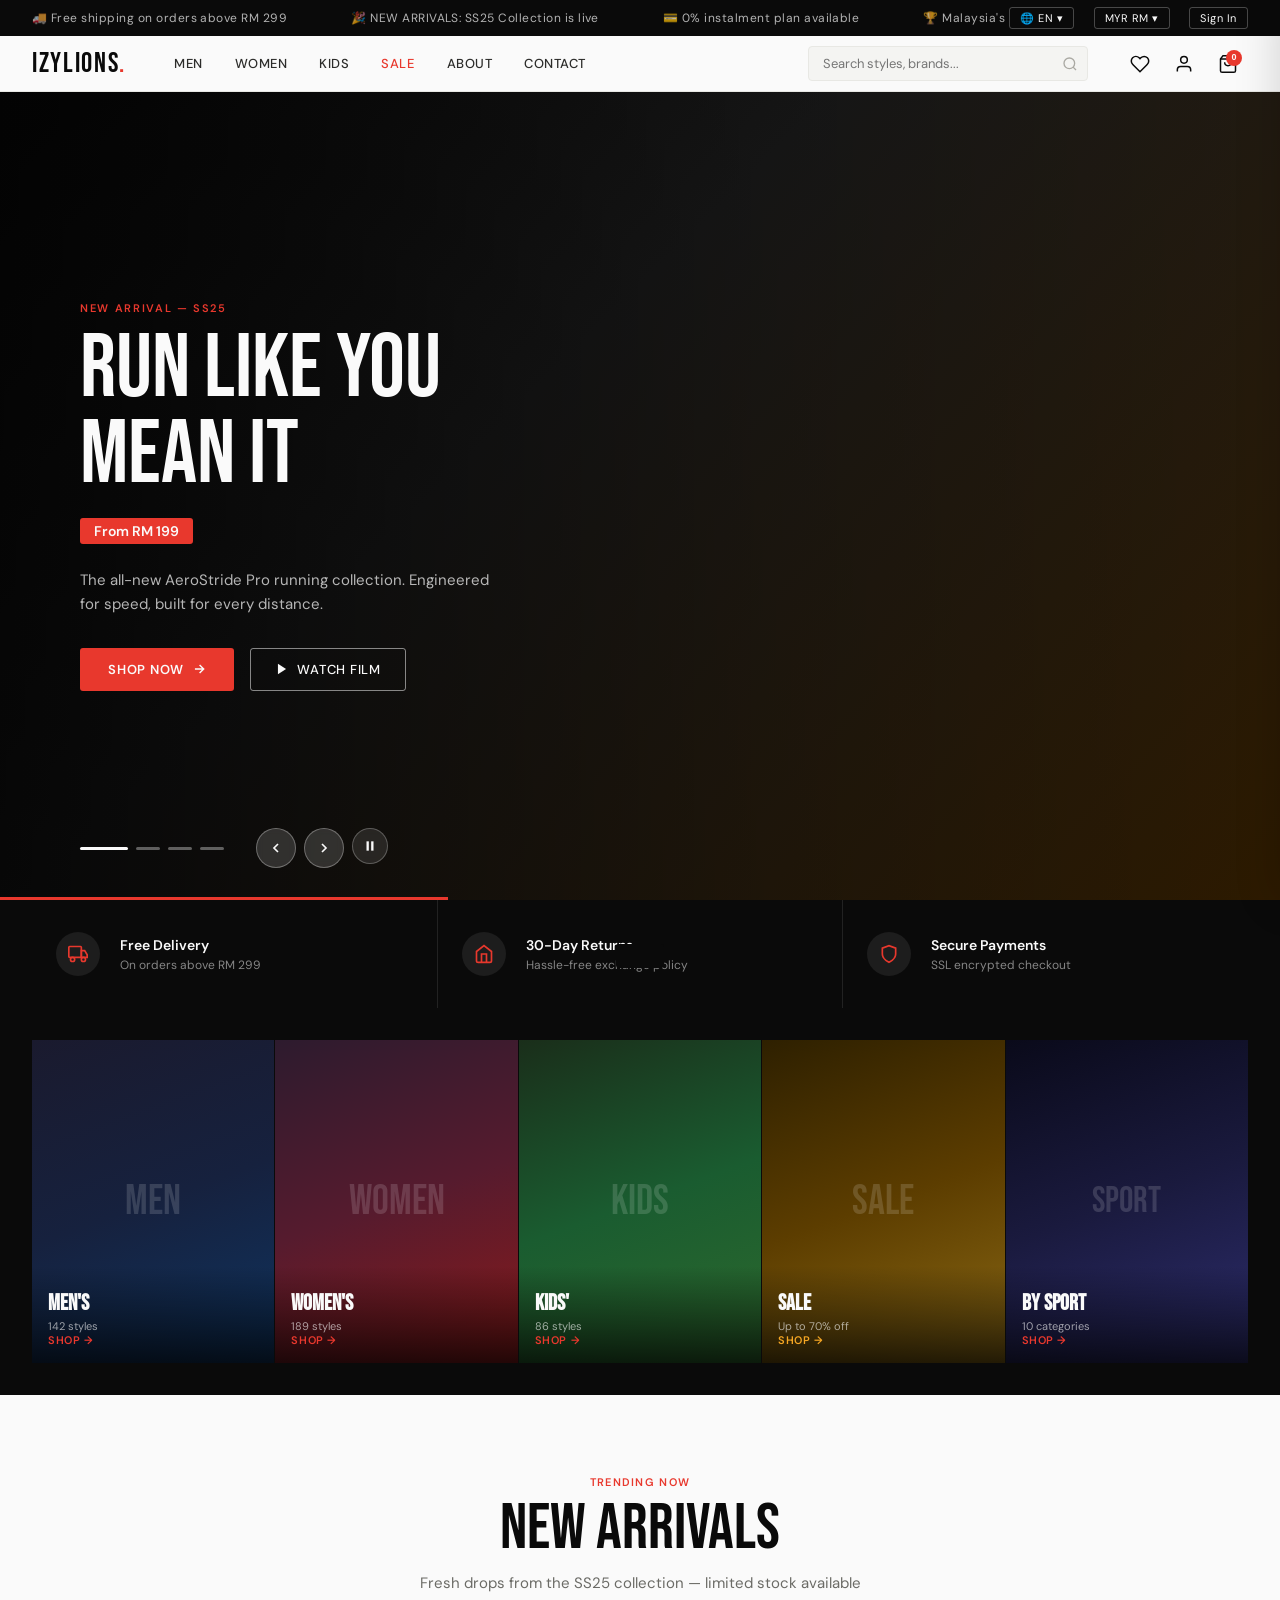
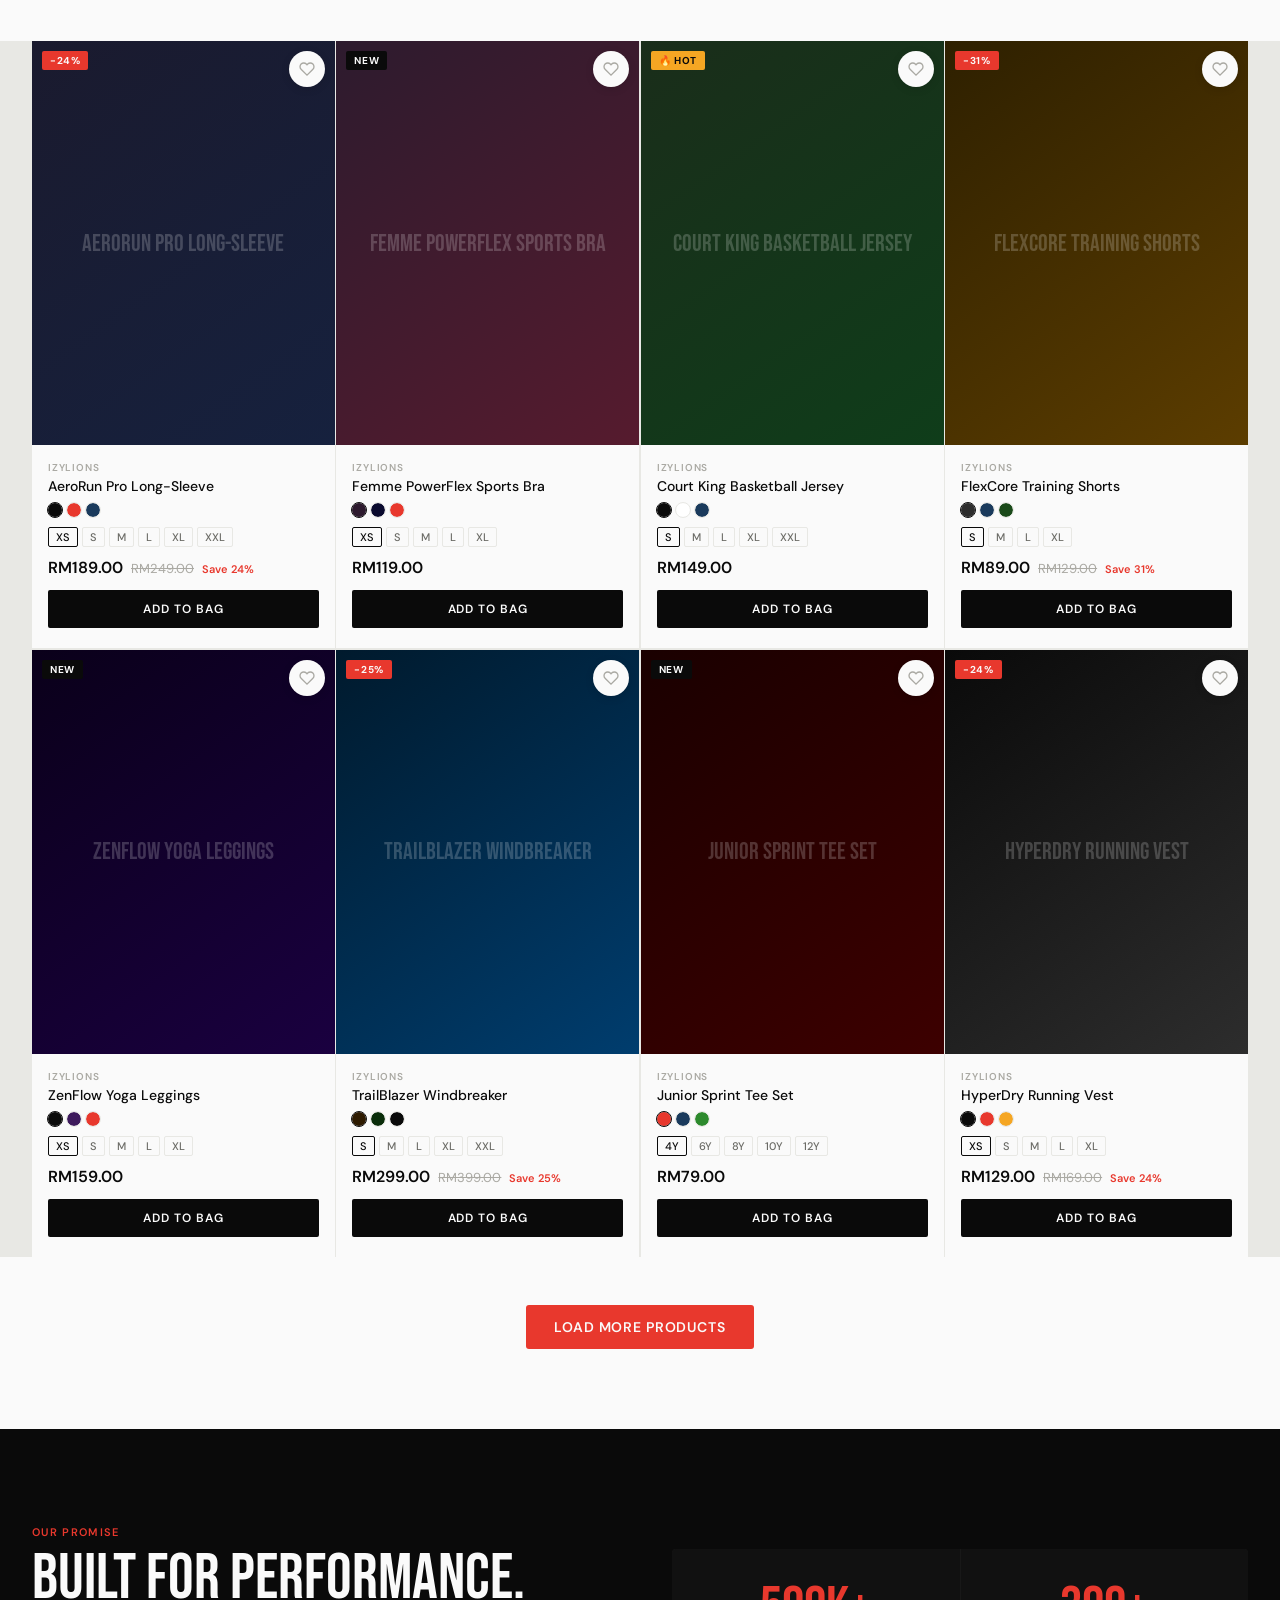
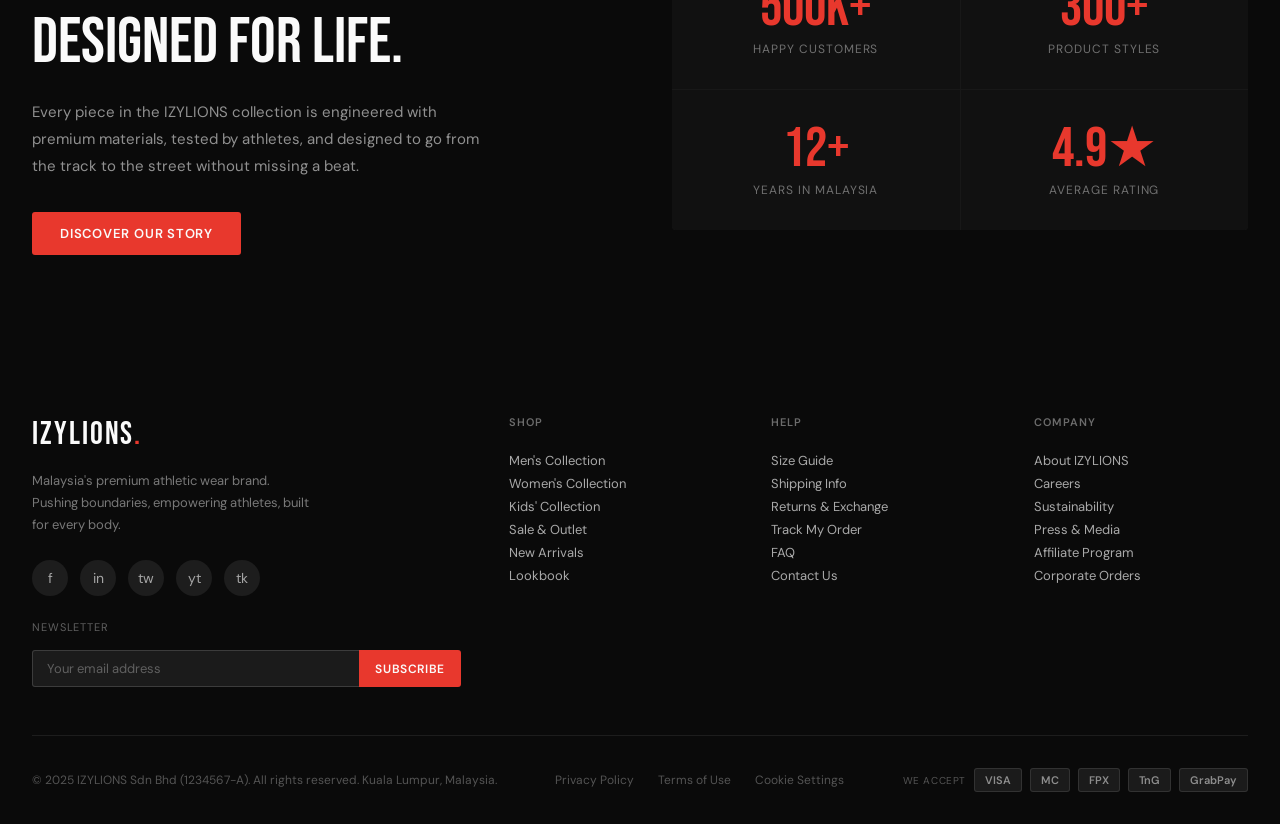
<file: store.html>
<!-- <!DOCTYPE html> -->
<html lang="en">
<head>
<meta charset="UTF-8">
<meta name="viewport" content="width=device-width, initial-scale=1.0">
<title>IZYLIONS — Premium Athletic Wear</title>
<link href="https://fonts.googleapis.com/css2?family=Bebas+Neue&family=DM+Sans:wght@300;400;500;600&family=DM+Serif+Display:ital@0;1&display=swap" rel="stylesheet">
<style>
:root {
  --black: #0a0a0a;
  --white: #fafafa;
  --accent: #e8382d;
  --accent2: #f5a623;
  --gray-100: #f4f4f2;
  --gray-200: #e8e8e4;
  --gray-400: #aaa9a3;
  --gray-600: #6b6b66;
  --gray-800: #2c2c2a;
  --font-display: 'Bebas Neue', sans-serif;
  --font-body: 'DM Sans', sans-serif;
  --font-serif: 'DM Serif Display', serif;
  --nav-h: 56px;
  --topbar-h: 36px;
}
* { margin:0; padding:0; box-sizing:border-box; }
html { scroll-behavior: smooth; }
body { font-family: var(--font-body); background: var(--white); color: var(--black); overflow-x:hidden; }

/* ─── CURRENCY/LANGUAGE BAR ─── */
#topbar {
  height: var(--topbar-h);
  background: var(--black);
  color: var(--white);
  display: flex;
  align-items: center;
  justify-content: space-between;
  padding: 0 2rem;
  font-size: 12px;
  letter-spacing: 0.04em;
  position: relative;
  z-index: 200;
}
#topbar .marquee-wrap { flex:1; overflow:hidden; }
#topbar .marquee { display:flex; gap:4rem; animation: marquee 28s linear infinite; white-space:nowrap; }
@keyframes marquee { from{transform:translateX(0)} to{transform:translateX(-50%)} }
#topbar .marquee span { opacity:.7; }
.topbar-right { display:flex; align-items:center; gap:1.2rem; flex-shrink:0; }
.currency-btn, .lang-btn {
  background: transparent;
  border: 1px solid rgba(255,255,255,0.25);
  color: var(--white);
  padding: 3px 10px;
  border-radius: 3px;
  font-size: 11px;
  cursor: pointer;
  font-family: var(--font-body);
  letter-spacing: 0.05em;
  position: relative;
}
.currency-btn:hover, .lang-btn:hover { border-color:rgba(255,255,255,0.6); }
.dropdown-panel {
  position: absolute;
  top: calc(100% + 6px);
  right: 0;
  background: var(--black);
  border: 1px solid rgba(255,255,255,0.15);
  min-width: 160px;
  z-index: 300;
  display: none;
  border-radius: 4px;
  overflow: hidden;
}
.dropdown-panel.open { display:block; }
.dropdown-panel a {
  display: flex; align-items:center; gap:8px;
  padding: 9px 14px;
  color: rgba(255,255,255,0.8);
  text-decoration: none;
  font-size: 12px;
  transition: background 0.15s;
}
.dropdown-panel a:hover { background: rgba(255,255,255,0.08); color:var(--white); }
.dropdown-panel a .flag { font-size:16px; }

/* ─── MAIN NAVBAR ─── */
#navbar {
  height: var(--nav-h);
  background: var(--white);
  border-bottom: 1px solid var(--gray-200);
  display: flex;
  align-items: center;
  padding: 0 2rem;
  gap: 2rem;
  position: sticky;
  top: 0;
  z-index: 150;
  transition: box-shadow 0.2s;
}
#navbar.scrolled { box-shadow: 0 2px 20px rgba(0,0,0,0.08); }
.logo {
  font-family: var(--font-display);
  font-size: 28px;
  letter-spacing: 0.06em;
  color: var(--black);
  text-decoration: none;
  flex-shrink: 0;
}
.logo span { color: var(--accent); }

/* ─── MEGA MENU NAV ─── */
.nav-links { display:flex; align-items:center; gap:0; flex:1; }
.nav-item { position:relative; }
.nav-item > a {
  display: block;
  padding: 0 1rem;
  height: var(--nav-h);
  line-height: var(--nav-h);
  font-size: 13px;
  font-weight: 500;
  letter-spacing: 0.04em;
  color: var(--gray-800);
  text-decoration: none;
  text-transform: uppercase;
  transition: color 0.15s;
  white-space: nowrap;
}
.nav-item > a:hover, .nav-item.active > a { color: var(--accent); }
.nav-item:hover .mega-menu { display:flex; }
.mega-menu {
  display: none;
  position: absolute;
  top: var(--nav-h);
  left: -2rem;
  background: var(--white);
  border: 1px solid var(--gray-200);
  border-top: 2px solid var(--accent);
  min-width: 680px;
  padding: 2rem;
  gap: 2.5rem;
  box-shadow: 0 8px 32px rgba(0,0,0,0.1);
  z-index: 200;
}
.mega-col h4 {
  font-size: 10px;
  font-weight: 600;
  letter-spacing: 0.1em;
  text-transform: uppercase;
  color: var(--gray-400);
  margin-bottom: 1rem;
  border-bottom: 1px solid var(--gray-200);
  padding-bottom: 0.5rem;
}
.mega-col a {
  display: block;
  font-size: 13px;
  color: var(--gray-600);
  text-decoration: none;
  padding: 4px 0;
  transition: color 0.12s;
}
.mega-col a:hover { color: var(--accent); }
.mega-col a.bold { font-weight:600; color: var(--black); }
.mega-featured {
  flex-shrink:0;
  width:180px;
  background: var(--gray-100);
  border-radius: 4px;
  overflow:hidden;
  position:relative;
  cursor:pointer;
}
.mega-featured img { width:100%; height:120px; object-fit:cover; display:block; }
.mega-featured-label {
  padding: 0.75rem 1rem;
  font-size: 12px;
  font-weight: 600;
  color: var(--black);
}
.mega-featured-sub { font-size:11px; color:var(--gray-600); font-weight:400; }

/* ─── SEARCH BAR ─── */
.search-wrap {
  position: relative;
  flex: 0 0 280px;
}
.search-wrap input {
  width: 100%;
  padding: 8px 36px 8px 14px;
  border: 1px solid var(--gray-200);
  border-radius: 4px;
  font-size: 13px;
  font-family: var(--font-body);
  background: var(--gray-100);
  transition: border 0.15s, background 0.15s;
  outline: none;
}
.search-wrap input:focus { border-color: var(--black); background: var(--white); }
.search-wrap .search-icon {
  position:absolute; right:10px; top:50%; transform:translateY(-50%);
  color: var(--gray-400); pointer-events:none;
}
.search-suggestions {
  position:absolute; top:calc(100% + 4px); left:0; right:0;
  background: var(--white);
  border: 1px solid var(--gray-200);
  border-radius: 4px;
  box-shadow: 0 8px 24px rgba(0,0,0,0.1);
  z-index: 300;
  display:none;
  overflow:hidden;
}
.search-suggestions.open { display:block; }
.suggestion-label {
  padding: 8px 14px 4px;
  font-size:10px;
  letter-spacing:0.08em;
  text-transform:uppercase;
  color:var(--gray-400);
  font-weight:600;
}
.suggestion-item {
  display:flex; align-items:center; gap:10px;
  padding: 8px 14px;
  font-size:13px;
  cursor:pointer;
  transition: background 0.1s;
}
.suggestion-item:hover { background: var(--gray-100); }
.suggestion-item svg { color:var(--gray-400); flex-shrink:0; }
.suggestion-item .hot { font-size:10px; background:var(--accent); color:var(--white); padding:1px 6px; border-radius:2px; margin-left:auto; }

/* ─── NAV ICONS ─── */
.nav-icons { display:flex; align-items:center; gap:4px; flex-shrink:0; }
.nav-icon-btn {
  position:relative;
  width:40px; height:40px;
  display:flex; align-items:center; justify-content:center;
  border-radius:4px;
  cursor:pointer;
  background:transparent;
  border:none;
  color:var(--black);
  transition: background 0.15s;
}
.nav-icon-btn:hover { background: var(--gray-100); }
.badge {
  position:absolute; top:6px; right:6px;
  background: var(--accent);
  color: var(--white);
  font-size:9px;
  font-weight:700;
  width:16px; height:16px;
  border-radius:50%;
  display:flex; align-items:center; justify-content:center;
  line-height:1;
}

/* ─── HERO SLIDESHOW ─── */
#hero {
  position: relative;
  height: calc(100vh - var(--nav-h) - var(--topbar-h));
  min-height: 500px;
  overflow: hidden;
  background: var(--black);
}
.slide {
  position: absolute; inset:0;
  display: flex; align-items: center;
  opacity:0; transition: opacity 0.8s ease;
  pointer-events:none;
}
.slide.active { opacity:1; pointer-events:auto; }
.slide-bg {
  position:absolute; inset:0;
  background-size:cover; background-position:center;
}
.slide-overlay {
  position:absolute; inset:0;
  background: linear-gradient(90deg, rgba(0,0,0,0.72) 0%, rgba(0,0,0,0.2) 60%, transparent 100%);
}
.slide-content {
  position:relative; z-index:2;
  padding: 0 5rem;
  max-width: 580px;
}
.slide-eyebrow {
  font-size:11px;
  font-weight:600;
  letter-spacing:0.15em;
  text-transform:uppercase;
  color:var(--accent);
  margin-bottom:0.75rem;
}
.slide-title {
  font-family: var(--font-display);
  font-size: clamp(52px, 7vw, 96px);
  line-height: 0.95;
  color: var(--white);
  margin-bottom: 1.25rem;
}
.slide-desc {
  font-size:15px;
  color: rgba(255,255,255,0.7);
  line-height:1.6;
  margin-bottom:2rem;
  max-width:420px;
}
.slide-price-tag {
  display:inline-block;
  background: var(--accent);
  color: var(--white);
  font-size:14px;
  font-weight:600;
  padding: 4px 14px;
  border-radius:3px;
  margin-bottom:1.5rem;
}
.slide-btns { display:flex; gap:1rem; flex-wrap:wrap; }
.btn-primary {
  background: var(--accent);
  color: var(--white);
  border: none;
  padding: 13px 28px;
  font-size: 13px;
  font-weight: 600;
  letter-spacing: 0.06em;
  text-transform:uppercase;
  cursor: pointer;
  border-radius: 3px;
  text-decoration:none;
  display:inline-flex; align-items:center; gap:8px;
  transition: background 0.15s, transform 0.1s;
  font-family: var(--font-body);
}
.btn-primary:hover { background: #c4281e; transform:translateY(-1px); }
.btn-outline {
  background: transparent;
  color: var(--white);
  border: 1.5px solid rgba(255,255,255,0.5);
  padding: 12px 24px;
  font-size: 13px;
  font-weight: 500;
  letter-spacing: 0.06em;
  text-transform:uppercase;
  cursor: pointer;
  border-radius: 3px;
  text-decoration:none;
  display:inline-flex; align-items:center; gap:8px;
  transition: border-color 0.15s, background 0.15s;
  font-family: var(--font-body);
}
.btn-outline:hover { border-color:var(--white); background:rgba(255,255,255,0.08); }

.slide-controls {
  position:absolute; bottom:2rem; left:5rem;
  display:flex; align-items:center; gap:1rem;
  z-index:10;
}
.slide-dots { display:flex; gap:8px; }
.slide-dot {
  width:24px; height:3px;
  background:rgba(255,255,255,0.35);
  border-radius:2px;
  cursor:pointer;
  transition: background 0.2s, width 0.3s;
}
.slide-dot.active { background:var(--white); width:48px; }
.slide-nav-btns { display:flex; gap:8px; margin-left:1rem; }
.slide-btn {
  width:40px; height:40px;
  border-radius:50%;
  background:rgba(255,255,255,0.15);
  border: 1px solid rgba(255,255,255,0.3);
  color:var(--white);
  cursor:pointer;
  display:flex; align-items:center; justify-content:center;
  transition: background 0.15s;
  backdrop-filter: blur(4px);
}
.slide-btn:hover { background:rgba(255,255,255,0.3); }
.pause-btn {
  width:36px; height:36px;
  border-radius:50%;
  background:rgba(255,255,255,0.1);
  border: 1px solid rgba(255,255,255,0.25);
  color:var(--white);
  cursor:pointer;
  display:flex; align-items:center; justify-content:center;
  transition: background 0.15s;
  backdrop-filter: blur(4px);
}
.pause-btn:hover { background:rgba(255,255,255,0.25); }
.progress-bar {
  position:absolute; bottom:0; left:0;
  height:3px; background:var(--accent);
  transition: width 0.1s linear;
  z-index:10;
}

/* ─── SECTIONS ─── */
section { padding: 5rem 2rem; }
.section-header { text-align:center; margin-bottom:3rem; }
.section-eyebrow {
  font-size:11px; font-weight:600; letter-spacing:0.12em;
  text-transform:uppercase; color:var(--accent);
  margin-bottom:0.5rem;
}
.section-title {
  font-family: var(--font-display);
  font-size: clamp(36px, 5vw, 64px);
  line-height:1;
  color: var(--black);
}
.section-sub {
  font-size:15px; color:var(--gray-600); margin-top:0.75rem;
  max-width:480px; margin-left:auto; margin-right:auto;
}

/* ─── CATEGORY STRIP ─── */
.cat-strip {
  background: var(--black);
  padding: 2rem;
  display: flex;
  gap: 1px;
  overflow-x:auto;
}
.cat-strip::-webkit-scrollbar { display:none; }
.cat-item {
  flex: 1;
  min-width: 140px;
  position:relative;
  overflow:hidden;
  cursor:pointer;
  aspect-ratio:3/4;
  background: var(--gray-800);
}
.cat-item img { width:100%; height:100%; object-fit:cover; transition: transform 0.5s; display:block; }
.cat-item:hover img { transform:scale(1.05); }
.cat-item-label {
  position:absolute; bottom:0; left:0; right:0;
  background: linear-gradient(transparent, rgba(0,0,0,0.75));
  padding: 1.5rem 1rem 1rem;
  color:var(--white);
}
.cat-item-label h3 { font-family:var(--font-display); font-size:22px; }
.cat-item-label p { font-size:11px; color:rgba(255,255,255,0.6); margin-top:2px; }
.cat-item-label a {
  font-size:11px; color:var(--accent); text-decoration:none;
  font-weight:600; letter-spacing:0.05em; text-transform:uppercase;
}

/* ─── PRODUCT GRID ─── */
.products-grid {
  display: grid;
  grid-template-columns: repeat(auto-fill, minmax(260px, 1fr));
  gap: 1.5px;
  background: var(--gray-200);
  margin: 0 -2rem;
  padding: 0 2rem;
}
.product-card {
  background: var(--white);
  cursor: pointer;
  position: relative;
  overflow: hidden;
  transition: box-shadow 0.2s;
}
.product-card:hover { box-shadow: 0 8px 32px rgba(0,0,0,0.12); z-index:2; }
.product-img-wrap {
  position:relative; overflow:hidden;
  background: var(--gray-100);
  aspect-ratio: 3/4;
}
.product-imgs { display:flex; transition: transform 0.5s ease; height:100%; }
.product-img {
  min-width:100%; height:100%; object-fit:cover;
  display:block;
}
.product-img-dots {
  position:absolute; bottom:10px; left:50%; transform:translateX(-50%);
  display:flex; gap:4px;
  opacity:0; transition:opacity 0.2s;
}
.product-card:hover .product-img-dots { opacity:1; }
.product-img-dot {
  width:5px; height:5px; border-radius:50%;
  background:rgba(255,255,255,0.5);
  cursor:pointer; border:none; padding:0;
}
.product-img-dot.active { background:var(--white); }
.product-tags {
  position:absolute; top:10px; left:10px;
  display:flex; flex-direction:column; gap:4px;
}
.tag {
  display:inline-block;
  font-size:10px; font-weight:700;
  letter-spacing:0.06em;
  text-transform:uppercase;
  padding: 3px 8px;
  border-radius:2px;
}
.tag-new { background:var(--black); color:var(--white); }
.tag-sale { background:var(--accent); color:var(--white); }
.tag-hot { background:var(--accent2); color:var(--black); }
.wishlist-btn {
  position:absolute; top:10px; right:10px;
  width:36px; height:36px;
  border-radius:50%;
  background:var(--white);
  border:none;
  cursor:pointer;
  display:flex; align-items:center; justify-content:center;
  box-shadow: 0 2px 8px rgba(0,0,0,0.12);
  transition: transform 0.15s;
  color: var(--gray-400);
}
.wishlist-btn:hover { transform:scale(1.1); }
.wishlist-btn.active { color: var(--accent); }
.product-info { padding: 1rem 1rem 1.25rem; }
.product-brand { font-size:10px; color:var(--gray-400); font-weight:600; letter-spacing:0.08em; text-transform:uppercase; }
.product-name { font-size:14px; font-weight:500; color:var(--black); margin:3px 0 8px; line-height:1.3; }
.product-colors { display:flex; gap:5px; margin-bottom:10px; }
.color-dot {
  width:14px; height:14px;
  border-radius:50%; cursor:pointer;
  border:2px solid transparent; outline:1px solid var(--gray-200);
  transition:outline-color 0.1s;
}
.color-dot:hover, .color-dot.active { outline-color:var(--black); }
.product-sizes { display:flex; gap:4px; flex-wrap:wrap; margin-bottom:10px; }
.size-chip {
  font-size:11px; font-weight:500;
  border:1px solid var(--gray-200);
  border-radius:2px;
  padding: 2px 7px;
  cursor:pointer;
  transition: border-color 0.1s, background 0.1s;
  color:var(--gray-600);
}
.size-chip:hover, .size-chip.active { border-color:var(--black); color:var(--black); }
.size-chip.out { text-decoration:line-through; color:var(--gray-400); cursor:not-allowed; }
.product-price { display:flex; align-items:baseline; gap:8px; }
.price { font-size:16px; font-weight:600; color:var(--black); }
.price-old { font-size:13px; color:var(--gray-400); text-decoration:line-through; }
.price-save { font-size:11px; color:var(--accent); font-weight:600; }
.add-cart-btn {
  width:100%;
  background:var(--black);
  color:var(--white);
  border:none;
  padding:11px;
  font-size:12px;
  font-weight:600;
  letter-spacing:0.08em;
  text-transform:uppercase;
  cursor:pointer;
  font-family:var(--font-body);
  transition: background 0.15s;
  margin-top:12px;
  border-radius:2px;
}
.add-cart-btn:hover { background: var(--accent); }

/* ─── PROMO BANNER ─── */
.promo-banner {
  background: var(--black);
  color: var(--white);
  display: grid;
  grid-template-columns: 1fr 1px 1fr 1px 1fr;
  align-items: stretch;
  margin: 0;
  padding: 0 2rem;
}
.promo-item {
  display:flex; align-items:center; gap:1.25rem;
  padding: 2rem 1.5rem;
}
.promo-icon {
  width:44px; height:44px;
  border-radius:50%;
  background: rgba(255,255,255,0.08);
  display:flex; align-items:center; justify-content:center;
  flex-shrink:0;
  color:var(--accent);
}
.promo-text h4 { font-size:14px; font-weight:600; margin-bottom:3px; }
.promo-text p { font-size:12px; color:rgba(255,255,255,0.5); }
.promo-divider { background:rgba(255,255,255,0.1); width:1px; }

/* ─── MODALS ─── */
.modal-overlay {
  position:fixed; inset:0;
  background:rgba(0,0,0,0.5);
  z-index:1000;
  display:none;
  align-items:center;
  justify-content:center;
  padding:1rem;
  backdrop-filter:blur(4px);
}
.modal-overlay.open { display:flex; }
.modal {
  background:var(--white);
  border-radius:4px;
  max-width:460px;
  width:100%;
  overflow:hidden;
  position:relative;
  animation: modalIn 0.25s ease;
}
@keyframes modalIn { from{transform:translateY(20px);opacity:0} to{transform:translateY(0);opacity:1} }
.modal-header {
  padding: 1.5rem 1.5rem 0;
  display:flex; align-items:center; justify-content:space-between;
}
.modal-header h2 { font-family:var(--font-display); font-size:28px; letter-spacing:0.04em; }
.modal-close {
  background:none; border:none; cursor:pointer;
  width:32px; height:32px;
  border-radius:50%;
  display:flex; align-items:center; justify-content:center;
  color:var(--gray-600);
  font-size:18px;
  transition: background 0.1s;
}
.modal-close:hover { background:var(--gray-100); }
.modal-body { padding: 1.5rem; }
.form-group { margin-bottom:1rem; }
.form-group label {
  display:block;
  font-size:12px; font-weight:600;
  letter-spacing:0.05em; text-transform:uppercase;
  color:var(--gray-600); margin-bottom:6px;
}
.form-group input, .form-group select {
  width:100%; padding:10px 12px;
  border:1px solid var(--gray-200);
  border-radius:3px;
  font-size:14px; font-family:var(--font-body);
  outline:none;
  transition: border-color 0.15s;
  background:var(--white);
}
.form-group input:focus { border-color:var(--black); }
.form-row { display:grid; grid-template-columns:1fr 1fr; gap:1rem; }
.btn-full {
  width:100%;
  background:var(--black); color:var(--white);
  border:none; padding:13px;
  font-size:13px; font-weight:600;
  letter-spacing:0.06em; text-transform:uppercase;
  cursor:pointer; border-radius:3px;
  font-family:var(--font-body);
  transition: background 0.15s;
}
.btn-full:hover { background:var(--accent); }
.modal-switch {
  text-align:center; margin-top:1rem;
  font-size:13px; color:var(--gray-600);
}
.modal-switch a { color:var(--black); font-weight:600; text-decoration:none; cursor:pointer; }
.modal-tabs { display:flex; border-bottom:1px solid var(--gray-200); }
.modal-tab {
  flex:1; padding:1rem;
  background:none; border:none;
  font-size:13px; font-weight:600;
  letter-spacing:0.04em; text-transform:uppercase;
  cursor:pointer; color:var(--gray-400);
  border-bottom:2px solid transparent;
  font-family:var(--font-body);
  transition: color 0.15s, border-color 0.15s;
}
.modal-tab.active { color:var(--black); border-bottom-color:var(--black); }

/* ─── CART SIDEBAR ─── */
#cart-sidebar {
  position:fixed; right:0; top:0; bottom:0;
  width:420px; max-width:100vw;
  background:var(--white);
  z-index:1100;
  box-shadow:-4px 0 40px rgba(0,0,0,0.15);
  transform:translateX(100%);
  transition:transform 0.35s cubic-bezier(0.4,0,0.2,1);
  display:flex; flex-direction:column;
}
#cart-sidebar.open { transform:translateX(0); }
.cart-header {
  padding:1.5rem;
  display:flex; align-items:center; justify-content:space-between;
  border-bottom:1px solid var(--gray-200);
}
.cart-header h2 { font-family:var(--font-display); font-size:24px; }
.cart-items { flex:1; overflow-y:auto; padding:1rem 1.5rem; }
.cart-item {
  display:flex; gap:1rem;
  padding:1rem 0;
  border-bottom:1px solid var(--gray-100);
}
.cart-item-img {
  width:80px; height:100px;
  object-fit:cover; border-radius:2px;
  background:var(--gray-100); flex-shrink:0;
}
.cart-item-info { flex:1; }
.cart-item-name { font-size:13px; font-weight:500; line-height:1.3; margin-bottom:4px; }
.cart-item-meta { font-size:11px; color:var(--gray-400); margin-bottom:8px; }
.cart-item-actions { display:flex; align-items:center; gap:0.75rem; }
.qty-control { display:flex; align-items:center; gap:0; border:1px solid var(--gray-200); border-radius:2px; overflow:hidden; }
.qty-btn { background:none; border:none; width:28px; height:28px; cursor:pointer; font-size:14px; color:var(--black); transition:background 0.1s; }
.qty-btn:hover { background:var(--gray-100); }
.qty-val { font-size:13px; font-weight:500; width:28px; text-align:center; }
.cart-item-price { font-size:14px; font-weight:600; margin-left:auto; }
.cart-remove { background:none; border:none; cursor:pointer; color:var(--gray-400); font-size:16px; }
.cart-footer {
  padding:1.5rem;
  border-top:1px solid var(--gray-200);
  background:var(--white);
}
.cart-total-row { display:flex; justify-content:space-between; align-items:center; margin-bottom:1rem; }
.cart-total-row span:first-child { font-size:13px; color:var(--gray-600); }
.cart-total-row span:last-child { font-size:18px; font-weight:600; }
.cart-checkout-btn {
  width:100%; background:var(--accent); color:var(--white);
  border:none; padding:15px;
  font-size:14px; font-weight:600;
  letter-spacing:0.06em; text-transform:uppercase;
  cursor:pointer; border-radius:3px;
  font-family:var(--font-body);
  transition:background 0.15s;
}
.cart-checkout-btn:hover { background:#c4281e; }
.cart-empty { text-align:center; padding:4rem 1rem; }
.cart-empty p { color:var(--gray-400); font-size:14px; margin-top:1rem; }

/* ─── CHECKOUT PAGE ─── */
#checkout-page {
  display:none; position:fixed; inset:0;
  background:var(--white); z-index:1200;
  overflow-y:auto;
}
#checkout-page.open { display:block; }
.checkout-inner {
  max-width:1100px; margin:0 auto;
  display:grid; grid-template-columns:1fr 420px;
  gap:0; min-height:100vh;
}
.checkout-form-col {
  padding: 3rem 3rem 3rem 2rem;
  border-right:1px solid var(--gray-200);
}
.checkout-summary-col {
  padding: 3rem 2rem;
  background:var(--gray-100);
}
.checkout-logo { font-family:var(--font-display); font-size:28px; margin-bottom:2.5rem; }
.checkout-logo span { color:var(--accent); }
.checkout-section { margin-bottom:2rem; }
.checkout-section h3 {
  font-size:11px; font-weight:600;
  letter-spacing:0.1em; text-transform:uppercase;
  color:var(--gray-600); margin-bottom:1rem;
  padding-bottom:0.5rem; border-bottom:1px solid var(--gray-200);
}
.payment-icons { display:flex; gap:8px; margin-bottom:1rem; }
.pay-icon {
  border:1px solid var(--gray-200);
  border-radius:3px; padding:4px 10px;
  font-size:11px; font-weight:600;
  background:var(--white);
  color:var(--gray-600);
}
.checkout-summary-item { display:flex; align-items:center; gap:1rem; margin-bottom:1rem; }
.checkout-item-img { width:56px; height:70px; object-fit:cover; border-radius:2px; background:var(--gray-200); position:relative; }
.checkout-item-qty { position:absolute; top:-6px; right:-6px; width:18px; height:18px; background:var(--gray-400); color:var(--white); border-radius:50%; font-size:10px; font-weight:700; display:flex; align-items:center; justify-content:center; }
.checkout-item-name { font-size:13px; font-weight:500; flex:1; }
.checkout-item-price { font-size:13px; font-weight:600; }
.checkout-totals { border-top:1px solid var(--gray-200); padding-top:1rem; margin-top:1rem; }
.checkout-total-row { display:flex; justify-content:space-between; font-size:13px; color:var(--gray-600); margin-bottom:6px; }
.checkout-total-row.total { font-size:16px; font-weight:600; color:var(--black); margin-top:8px; padding-top:8px; border-top:1px solid var(--gray-200); }

/* ─── WISHLIST PAGE ─── */
#wishlist-page {
  display:none; position:fixed; inset:0;
  background:var(--white); z-index:1200;
  overflow-y:auto;
}
#wishlist-page.open { display:block; }
.page-inner { max-width:1200px; margin:0 auto; padding:2rem; }
.page-header-bar { display:flex; align-items:center; gap:1rem; margin-bottom:2rem; padding-bottom:1.5rem; border-bottom:1px solid var(--gray-200); }
.page-header-bar button { background:none; border:none; cursor:pointer; font-size:22px; color:var(--gray-600); }
.page-header-bar h1 { font-family:var(--font-display); font-size:36px; }

/* ─── TOAST ─── */
#toast {
  position:fixed; bottom:2rem; left:50%; transform:translateX(-50%) translateY(100px);
  background:var(--black); color:var(--white);
  padding:12px 24px; border-radius:3px;
  font-size:13px; font-weight:500;
  z-index:2000;
  transition:transform 0.3s cubic-bezier(0.4,0,0.2,1);
  white-space:nowrap;
}
#toast.show { transform:translateX(-50%) translateY(0); }

/* ─── FOOTER ─── */
footer {
  background: var(--black);
  color: var(--white);
  padding: 4rem 2rem 2rem;
}
.footer-grid {
  display:grid;
  grid-template-columns:2fr 1fr 1fr 1fr;
  gap:3rem;
  margin-bottom:3rem;
}
.footer-brand .logo { font-size:32px; margin-bottom:1rem; display:block; }
.footer-brand p { font-size:13px; color:rgba(255,255,255,0.45); line-height:1.7; max-width:280px; }
.footer-col h4 { font-size:11px; font-weight:600; letter-spacing:0.1em; text-transform:uppercase; color:rgba(255,255,255,0.4); margin-bottom:1.25rem; }
.footer-col a { display:block; font-size:13px; color:rgba(255,255,255,0.65); text-decoration:none; padding:3px 0; transition:color 0.12s; }
.footer-col a:hover { color:var(--white); }
.footer-bottom { border-top:1px solid rgba(255,255,255,0.08); padding-top:2rem; display:flex; justify-content:space-between; align-items:center; font-size:12px; color:rgba(255,255,255,0.3); }
.footer-bottom a { color:rgba(255,255,255,0.3); text-decoration:none; }
.footer-bottom a:hover { color:rgba(255,255,255,0.6); }
.social-links { display:flex; gap:12px; margin-top:1.5rem; }
.social-link { width:36px; height:36px; border-radius:50%; background:rgba(255,255,255,0.08); display:flex; align-items:center; justify-content:center; color:rgba(255,255,255,0.6); text-decoration:none; font-size:14px; transition:background 0.15s; }
.social-link:hover { background:rgba(255,255,255,0.18); }
.newsletter-wrap { display:flex; gap:0; margin-top:1rem; }
.newsletter-wrap input { flex:1; background:rgba(255,255,255,0.07); border:1px solid rgba(255,255,255,0.15); border-right:none; padding:9px 14px; color:var(--white); font-size:13px; font-family:var(--font-body); outline:none; border-radius:3px 0 0 3px; }
.newsletter-wrap input::placeholder { color:rgba(255,255,255,0.3); }
.newsletter-wrap button { background:var(--accent); border:none; padding:9px 16px; color:var(--white); font-size:12px; font-weight:600; cursor:pointer; border-radius:0 3px 3px 0; letter-spacing:0.05em; font-family:var(--font-body); text-transform:uppercase; transition:background 0.15s; }
.newsletter-wrap button:hover { background:#c4281e; }

/* ─── ABOUT / CONTACT PAGES ─── */
#about-page, #contact-page {
  display:none; position:fixed; inset:0;
  background:var(--white); z-index:1200;
  overflow-y:auto;
}
#about-page.open, #contact-page.open { display:block; }
.about-hero { background:var(--black); color:var(--white); padding:6rem 2rem; text-align:center; }
.about-hero h1 { font-family:var(--font-display); font-size:80px; line-height:1; }
.about-hero p { color:rgba(255,255,255,0.6); font-size:16px; max-width:560px; margin:1.5rem auto 0; line-height:1.7; }
.about-body { max-width:800px; margin:4rem auto; padding:0 2rem; }
.about-body h2 { font-family:var(--font-display); font-size:48px; margin:3rem 0 1rem; }
.about-body p { font-size:15px; color:var(--gray-600); line-height:1.8; margin-bottom:1.5rem; }
.stats-row { display:grid; grid-template-columns:repeat(3,1fr); gap:2rem; margin:3rem 0; text-align:center; border:1px solid var(--gray-200); border-radius:4px; overflow:hidden; }
.stat-box { padding:2rem; }
.stat-box:not(:last-child) { border-right:1px solid var(--gray-200); }
.stat-num { font-family:var(--font-display); font-size:56px; color:var(--accent); }
.stat-label { font-size:13px; color:var(--gray-600); margin-top:4px; }
.contact-grid { display:grid; grid-template-columns:1fr 1fr; gap:4rem; max-width:900px; margin:4rem auto; padding:0 2rem; }

/* ─── RESPONSIVE ─── */
@media(max-width:768px){
  .footer-grid { grid-template-columns:1fr 1fr; }
  .checkout-inner { grid-template-columns:1fr; }
  .checkout-summary-col { display:none; }
  .mega-menu { min-width:95vw; }
  .slide-content { padding:0 1.5rem; }
  .slide-controls { left:1.5rem; }
  .promo-banner { grid-template-columns:1fr; }
  .promo-divider { display:none; }
  #cart-sidebar { width:100vw; }
  .search-wrap { flex:0 0 160px; }
}
@media(max-width:520px){
  .footer-grid { grid-template-columns:1fr; }
  .contact-grid { grid-template-columns:1fr; }
}
</style>
</head>
<body>

<!-- ─── TOP BAR ─── -->
<div id="topbar">
  <div class="marquee-wrap">
    <div class="marquee">
      <span>🚚 Free shipping on orders above RM 299</span>
      <span>🎉 NEW ARRIVALS: SS25 Collection is live</span>
      <span>💳 0% instalment plan available</span>
      <span>🏆 Malaysia's #1 Athletic Wear Brand — IZYLIONS</span>
      <span>🚚 Free shipping on orders above RM 299</span>
      <span>🎉 NEW ARRIVALS: SS25 Collection is live</span>
      <span>💳 0% instalment plan available</span>
      <span>🏆 Malaysia's #1 Athletic Wear Brand — IZYLIONS</span>
    </div>
  </div>
  <div class="topbar-right">
    <!-- Language -->
    <div style="position:relative;">
      <button class="lang-btn" onclick="toggleDropdown('lang-dd')">
        🌐 <span id="lang-label">EN</span> ▾
      </button>
      <div class="dropdown-panel" id="lang-dd">
        <div class="dropdown-panel a" style="padding:6px 14px;font-size:10px;color:rgba(255,255,255,0.4);letter-spacing:0.08em;text-transform:uppercase;">Language</div>
        <a href="#" onclick="setLang('EN','en');return false;"><span class="flag">🇲🇾</span> English (MY)</a>
        <a href="#" onclick="setLang('EN','en');return false;"><span class="flag">🇺🇸</span> English (US)</a>
        <a href="#" onclick="setLang('中文','zh');return false;"><span class="flag">🇨🇳</span> 简体中文</a>
        <a href="#" onclick="setLang('한국어','ko');return false;"><span class="flag">🇰🇷</span> 한국어</a>
        <a href="#" onclick="setLang('日本語','ja');return false;"><span class="flag">🇯🇵</span> 日本語</a>
        <a href="#" onclick="setLang('BH','id');return false;"><span class="flag">🇮🇩</span> Bahasa Indonesia</a>
        <a href="#" onclick="setLang('ภาษา','th');return false;"><span class="flag">🇹🇭</span> ภาษาไทย</a>
        <a href="#" onclick="setLang('SG','en-sg');return false;"><span class="flag">🇸🇬</span> English (SG)</a>
      </div>
    </div>
    <!-- Currency -->
    <div style="position:relative;">
      <button class="currency-btn" onclick="toggleDropdown('curr-dd')">
        <span id="curr-label">MYR RM</span> ▾
      </button>
      <div class="dropdown-panel" id="curr-dd">
        <div style="padding:6px 14px;font-size:10px;color:rgba(255,255,255,0.4);letter-spacing:0.08em;text-transform:uppercase;">Currency</div>
        <a href="#" onclick="setCurr('MYR','RM',1);return false;"><span class="flag">🇲🇾</span> MYR — Ringgit</a>
        <a href="#" onclick="setCurr('USD','$',0.22);return false;"><span class="flag">🇺🇸</span> USD — Dollar</a>
        <a href="#" onclick="setCurr('SGD','S$',0.30);return false;"><span class="flag">🇸🇬</span> SGD — Dollar</a>
        <a href="#" onclick="setCurr('CNY','¥',1.59);return false;"><span class="flag">🇨🇳</span> CNY — Yuan</a>
        <a href="#" onclick="setCurr('KRW','₩',296);return false;"><span class="flag">🇰🇷</span> KRW — Won</a>
        <a href="#" onclick="setCurr('IDR','Rp',3430);return false;"><span class="flag">🇮🇩</span> IDR — Rupiah</a>
        <a href="#" onclick="setCurr('JPY','¥',33);return false;"><span class="flag">🇯🇵</span> JPY — Yen</a>
        <a href="#" onclick="setCurr('THB','฿',7.9);return false;"><span class="flag">🇹🇭</span> THB — Baht</a>
      </div>
    </div>
    <button class="lang-btn" onclick="openModal('login-modal')">Sign In</button>
  </div>
</div>

<!-- ─── NAVBAR ─── -->
<nav id="navbar">
  <a href="#" class="logo">IZYLIONS<span>.</span></a>

  <div class="nav-links">
    <!-- Men -->
    <div class="nav-item">
      <a href="#">Men</a>
      <div class="mega-menu">
        <div class="mega-col">
          <h4>By Type</h4>
          <a href="#" class="bold">New Arrivals</a>
          <a href="#">T-Shirts & Tops</a>
          <a href="#">Hoodies & Sweatshirts</a>
          <a href="#">Jackets & Outerwear</a>
          <a href="#">Shorts</a>
          <a href="#">Track Pants</a>
          <a href="#">Joggers</a>
          <a href="#">Underwear & Socks</a>
          <a href="#">Compression Wear</a>
        </div>
        <div class="mega-col">
          <h4>By Sport</h4>
          <a href="#">Running</a>
          <a href="#">Basketball</a>
          <a href="#">Football</a>
          <a href="#">Training & Gym</a>
          <a href="#">Tennis</a>
          <a href="#">Swimming</a>
          <a href="#">Hiking & Trail</a>
          <a href="#">Yoga & Pilates</a>
        </div>
        <div class="mega-col">
          <h4>Collections</h4>
          <a href="#" class="bold" style="color:var(--accent)">🔥 On Sale</a>
          <a href="#">Summer 2025</a>
          <a href="#">Classic Edition</a>
          <a href="#">Limited Drop</a>
          <a href="#">Collaborations</a>
        </div>
        <div class="mega-featured">
          <div style="background:linear-gradient(135deg,#0a0a0a,#333);height:120px;display:flex;align-items:center;justify-content:center;">
            <span style="font-family:'Bebas Neue',sans-serif;font-size:28px;color:white;">NEW DROP</span>
          </div>
          <div class="mega-featured-label">
            Men's SS25
            <div class="mega-featured-sub">From RM 99</div>
          </div>
        </div>
      </div>
    </div>
    <!-- Women -->
    <div class="nav-item">
      <a href="#">Women</a>
      <div class="mega-menu">
        <div class="mega-col">
          <h4>By Type</h4>
          <a href="#" class="bold">New Arrivals</a>
          <a href="#">Sports Bras</a>
          <a href="#">Leggings & Tights</a>
          <a href="#">T-Shirts & Tops</a>
          <a href="#">Hoodies & Sweatshirts</a>
          <a href="#">Skirts & Dresses</a>
          <a href="#">Shorts</a>
          <a href="#">Jackets</a>
        </div>
        <div class="mega-col">
          <h4>By Sport</h4>
          <a href="#">Running</a>
          <a href="#">Yoga & Pilates</a>
          <a href="#">Training & Gym</a>
          <a href="#">Tennis</a>
          <a href="#">Dance</a>
          <a href="#">Swimming</a>
          <a href="#">Hiking</a>
        </div>
        <div class="mega-col">
          <h4>Collections</h4>
          <a href="#" class="bold" style="color:var(--accent)">🔥 On Sale</a>
          <a href="#">Femme Power Series</a>
          <a href="#">Maternity Active</a>
          <a href="#">Plus Size</a>
          <a href="#">Loungewear</a>
        </div>
        <div class="mega-featured">
          <div style="background:linear-gradient(135deg,#8B1A1A,#c4281e);height:120px;display:flex;align-items:center;justify-content:center;">
            <span style="font-family:'Bebas Neue',sans-serif;font-size:28px;color:white;">FEMME SS25</span>
          </div>
          <div class="mega-featured-label">
            Women's Collection
            <div class="mega-featured-sub">From RM 89</div>
          </div>
        </div>
      </div>
    </div>
    <!-- Kids -->
    <div class="nav-item">
      <a href="#">Kids</a>
      <div class="mega-menu">
        <div class="mega-col">
          <h4>Age Group</h4>
          <a href="#">Baby (0–24M)</a>
          <a href="#">Toddler (2–4Y)</a>
          <a href="#">Little Kids (4–7Y)</a>
          <a href="#">Big Kids (7–15Y)</a>
        </div>
        <div class="mega-col">
          <h4>By Type</h4>
          <a href="#">T-Shirts</a>
          <a href="#">Shorts & Pants</a>
          <a href="#">Hoodies</a>
          <a href="#">Sets & Kits</a>
          <a href="#">School Uniforms</a>
        </div>
      </div>
    </div>
    <!-- Sale -->
    <div class="nav-item">
      <a href="#" style="color:var(--accent);">Sale</a>
      <div class="mega-menu">
        <div class="mega-col">
          <h4>Men's Sale</h4>
          <a href="#">Up to 70% off Tops</a>
          <a href="#">Bottoms from RM 49</a>
          <a href="#">Clearance Jackets</a>
        </div>
        <div class="mega-col">
          <h4>Women's Sale</h4>
          <a href="#">Sports Bras from RM 39</a>
          <a href="#">Leggings Deals</a>
          <a href="#">Bundle & Save</a>
        </div>
        <div class="mega-col">
          <h4>Last Chance</h4>
          <a href="#" class="bold" style="color:var(--accent)">Final Sale Items</a>
          <a href="#">Outlet Sizes</a>
        </div>
      </div>
    </div>
    <!-- About -->
    <div class="nav-item">
      <a href="#" onclick="openPage('about-page');return false;">About</a>
    </div>
    <!-- Contact -->
    <div class="nav-item">
      <a href="#" onclick="openPage('contact-page');return false;">Contact</a>
    </div>
  </div>

  <!-- Search -->
  <div class="search-wrap">
    <input type="text" id="search-input" placeholder="Search styles, brands..." autocomplete="off"
      oninput="handleSearch(this.value)"
      onfocus="document.getElementById('search-suggestions').classList.add('open')"
    />
    <span class="search-icon">
      <svg width="16" height="16" viewBox="0 0 24 24" fill="none" stroke="currentColor" stroke-width="2"><circle cx="11" cy="11" r="8"/><path d="m21 21-4.35-4.35"/></svg>
    </span>
    <div class="search-suggestions" id="search-suggestions">
      <div class="suggestion-label">Popular Searches</div>
      <div class="suggestion-item" onclick="doSearch('Running Shoes')">
        <svg width="14" height="14" viewBox="0 0 24 24" fill="none" stroke="currentColor" stroke-width="2"><circle cx="11" cy="11" r="8"/><path d="m21 21-4.35-4.35"/></svg>
        Running Shoes <span class="hot">HOT</span>
      </div>
      <div class="suggestion-item" onclick="doSearch('Compression Tights')">
        <svg width="14" height="14" viewBox="0 0 24 24" fill="none" stroke="currentColor" stroke-width="2"><circle cx="11" cy="11" r="8"/><path d="m21 21-4.35-4.35"/></svg>
        Compression Tights
      </div>
      <div class="suggestion-item" onclick="doSearch('Basketball Jersey')">
        <svg width="14" height="14" viewBox="0 0 24 24" fill="none" stroke="currentColor" stroke-width="2"><circle cx="11" cy="11" r="8"/><path d="m21 21-4.35-4.35"/></svg>
        Basketball Jersey <span class="hot">NEW</span>
      </div>
      <div class="suggestion-item" onclick="doSearch('Yoga Pants Women')">
        <svg width="14" height="14" viewBox="0 0 24 24" fill="none" stroke="currentColor" stroke-width="2"><circle cx="11" cy="11" r="8"/><path d="m21 21-4.35-4.35"/></svg>
        Yoga Pants Women
      </div>
      <div class="suggestion-item" onclick="doSearch('Hoodies Sale')">
        <svg width="14" height="14" viewBox="0 0 24 24" fill="none" stroke="currentColor" stroke-width="2"><circle cx="11" cy="11" r="8"/><path d="m21 21-4.35-4.35"/></svg>
        Hoodies Sale <span class="hot">SALE</span>
      </div>
      <div id="live-suggestions"></div>
    </div>
  </div>

  <!-- Nav Icons -->
  <div class="nav-icons">
    <button class="nav-icon-btn" title="Wishlist" onclick="openPage('wishlist-page')">
      <svg width="20" height="20" viewBox="0 0 24 24" fill="none" stroke="currentColor" stroke-width="1.8"><path d="M20.84 4.61a5.5 5.5 0 0 0-7.78 0L12 5.67l-1.06-1.06a5.5 5.5 0 0 0-7.78 7.78l1.06 1.06L12 21.23l7.78-7.78 1.06-1.06a5.5 5.5 0 0 0 0-7.78z"/></svg>
      <span class="badge" id="wishlist-badge" style="display:none">0</span>
    </button>
    <button class="nav-icon-btn" title="Account" onclick="openModal('login-modal')">
      <svg width="20" height="20" viewBox="0 0 24 24" fill="none" stroke="currentColor" stroke-width="1.8"><path d="M20 21v-2a4 4 0 0 0-4-4H8a4 4 0 0 0-4 4v2"/><circle cx="12" cy="7" r="4"/></svg>
    </button>
    <button class="nav-icon-btn" title="Cart" onclick="toggleCart()">
      <svg width="20" height="20" viewBox="0 0 24 24" fill="none" stroke="currentColor" stroke-width="1.8"><path d="M6 2 3 6v14a2 2 0 0 0 2 2h14a2 2 0 0 0 2-2V6l-3-4z"/><line x1="3" y1="6" x2="21" y2="6"/><path d="M16 10a4 4 0 0 1-8 0"/></svg>
      <span class="badge" id="cart-badge">0</span>
    </button>
  </div>
</nav>

<!-- ─── HERO SLIDESHOW ─── -->
<section id="hero">
  <div class="slide active" id="slide-0">
    <div class="slide-bg" style="background:linear-gradient(135deg,#0a0a0a 0%,#1a1a1a 40%,#2d1a00 100%)"></div>
    <div class="slide-overlay"></div>
    <div class="slide-content">
      <div class="slide-eyebrow">New Arrival — SS25</div>
      <div class="slide-title">RUN LIKE YOU MEAN IT</div>
      <div class="slide-price-tag">From RM 199</div>
      <div class="slide-desc">The all-new AeroStride Pro running collection. Engineered for speed, built for every distance.</div>
      <div class="slide-btns">
        <a href="#products" class="btn-primary">
          Shop Now
          <svg width="14" height="14" viewBox="0 0 24 24" fill="none" stroke="currentColor" stroke-width="2.5"><path d="m5 12 14 0M13 5l7 7-7 7"/></svg>
        </a>
        <button class="btn-outline" onclick="showToast('▶ Video player coming soon')">
          <svg width="14" height="14" viewBox="0 0 24 24" fill="currentColor"><polygon points="5,3 19,12 5,21"/></svg>
          Watch Film
        </button>
      </div>
    </div>
  </div>
  <div class="slide" id="slide-1">
    <div class="slide-bg" style="background:linear-gradient(135deg,#1a0000 0%,#3d0000 40%,#8B1A1A 100%)"></div>
    <div class="slide-overlay"></div>
    <div class="slide-content">
      <div class="slide-eyebrow">Limited Edition Drop</div>
      <div class="slide-title">FEMME POWER SERIES</div>
      <div class="slide-price-tag">Up to 30% OFF</div>
      <div class="slide-desc">Strength has a new shape. Designed exclusively for women who push limits every single day.</div>
      <div class="slide-btns">
        <a href="#products" class="btn-primary">Explore Collection</a>
        <button class="btn-outline">View Lookbook</button>
      </div>
    </div>
  </div>
  <div class="slide" id="slide-2">
    <div class="slide-bg" style="background:linear-gradient(135deg,#001a0a 0%,#003d1a 40%,#1a5c30 100%)"></div>
    <div class="slide-overlay"></div>
    <div class="slide-content">
      <div class="slide-eyebrow">🔥 Mid-Year Sale</div>
      <div class="slide-title">UP TO 70% OFF</div>
      <div class="slide-price-tag">Final Sale — Limited Stock</div>
      <div class="slide-desc">Massive discounts across all categories. Don't miss out — stock is going fast.</div>
      <div class="slide-btns">
        <a href="#products" class="btn-primary">Shop Sale</a>
        <button class="btn-outline">View All Deals</button>
      </div>
    </div>
  </div>
  <div class="slide" id="slide-3">
    <div class="slide-bg" style="background:linear-gradient(135deg,#0a001a 0%,#1a0040 40%,#3d0080 100%)"></div>
    <div class="slide-overlay"></div>
    <div class="slide-content">
      <div class="slide-eyebrow">Just Dropped</div>
      <div class="slide-title">COURT READY COLLECTION</div>
      <div class="slide-price-tag">From RM 149</div>
      <div class="slide-desc">Basketball. Tennis. Badminton. Dominate every court with the latest styles.</div>
      <div class="slide-btns">
        <a href="#products" class="btn-primary">Buy Now</a>
        <button class="btn-outline">More Info</button>
      </div>
    </div>
  </div>

  <div class="slide-controls">
    <div class="slide-dots" id="slide-dots"></div>
    <div class="slide-nav-btns">
      <button class="slide-btn" onclick="prevSlide()">
        <svg width="16" height="16" viewBox="0 0 24 24" fill="none" stroke="currentColor" stroke-width="2.5"><path d="m15 18-6-6 6-6"/></svg>
      </button>
      <button class="slide-btn" onclick="nextSlide()">
        <svg width="16" height="16" viewBox="0 0 24 24" fill="none" stroke="currentColor" stroke-width="2.5"><path d="m9 18 6-6-6-6"/></svg>
      </button>
      <button class="pause-btn" id="pause-btn" onclick="togglePause()">
        <svg id="pause-icon" width="14" height="14" viewBox="0 0 24 24" fill="currentColor"><rect x="6" y="4" width="4" height="16"/><rect x="14" y="4" width="4" height="16"/></svg>
      </button>
    </div>
  </div>
  <div class="progress-bar" id="progress-bar"></div>
</section>

<!-- ─── PROMO BAR ─── -->
<div class="promo-banner">
  <div class="promo-item">
    <div class="promo-icon">
      <svg width="20" height="20" viewBox="0 0 24 24" fill="none" stroke="currentColor" stroke-width="2"><rect x="1" y="3" width="15" height="13" rx="1"/><path d="M16 8h4l3 5v3h-7V8z"/><circle cx="5.5" cy="18.5" r="2.5"/><circle cx="18.5" cy="18.5" r="2.5"/></svg>
    </div>
    <div class="promo-text">
      <h4>Free Delivery</h4>
      <p>On orders above RM 299</p>
    </div>
  </div>
  <div class="promo-divider"></div>
  <div class="promo-item">
    <div class="promo-icon">
      <svg width="20" height="20" viewBox="0 0 24 24" fill="none" stroke="currentColor" stroke-width="2"><path d="M3 9l9-7 9 7v11a2 2 0 0 1-2 2H5a2 2 0 0 1-2-2z"/><polyline points="9 22 9 12 15 12 15 22"/></svg>
    </div>
    <div class="promo-text">
      <h4>30-Day Returns</h4>
      <p>Hassle-free exchange policy</p>
    </div>
  </div>
  <div class="promo-divider"></div>
  <div class="promo-item">
    <div class="promo-icon">
      <svg width="20" height="20" viewBox="0 0 24 24" fill="none" stroke="currentColor" stroke-width="2"><path d="M12 22s8-4 8-10V5l-8-3-8 3v7c0 6 8 10 8 10z"/></svg>
    </div>
    <div class="promo-text">
      <h4>Secure Payments</h4>
      <p>SSL encrypted checkout</p>
    </div>
  </div>
</div>

<!-- ─── CATEGORY STRIP ─── -->
<div class="cat-strip">
  <div class="cat-item">
    <div style="background:linear-gradient(160deg,#1a1a2e,#16213e,#0f3460);width:100%;height:100%;display:flex;align-items:center;justify-content:center;font-family:'Bebas Neue',sans-serif;font-size:42px;color:rgba(255,255,255,0.15);">MEN</div>
    <div class="cat-item-label"><h3>Men's</h3><p>142 styles</p><a href="#">Shop →</a></div>
  </div>
  <div class="cat-item">
    <div style="background:linear-gradient(160deg,#2d1b2e,#561b2e,#8B1A1A);width:100%;height:100%;display:flex;align-items:center;justify-content:center;font-family:'Bebas Neue',sans-serif;font-size:42px;color:rgba(255,255,255,0.15);">WOMEN</div>
    <div class="cat-item-label"><h3>Women's</h3><p>189 styles</p><a href="#">Shop →</a></div>
  </div>
  <div class="cat-item">
    <div style="background:linear-gradient(160deg,#1a2e1a,#1a5c30,#2d6a2d);width:100%;height:100%;display:flex;align-items:center;justify-content:center;font-family:'Bebas Neue',sans-serif;font-size:42px;color:rgba(255,255,255,0.15);">KIDS</div>
    <div class="cat-item-label"><h3>Kids'</h3><p>86 styles</p><a href="#">Shop →</a></div>
  </div>
  <div class="cat-item">
    <div style="background:linear-gradient(160deg,#2e2000,#5c3d00,#8B6914);width:100%;height:100%;display:flex;align-items:center;justify-content:center;font-family:'Bebas Neue',sans-serif;font-size:42px;color:rgba(255,255,255,0.15);">SALE</div>
    <div class="cat-item-label"><h3>Sale</h3><p>Up to 70% off</p><a href="#" style="color:var(--accent2)">Shop →</a></div>
  </div>
  <div class="cat-item">
    <div style="background:linear-gradient(160deg,#0a0a1a,#1a1a3e,#2d2d6e);width:100%;height:100%;display:flex;align-items:center;justify-content:center;font-family:'Bebas Neue',sans-serif;font-size:36px;color:rgba(255,255,255,0.15);">SPORT</div>
    <div class="cat-item-label"><h3>By Sport</h3><p>10 categories</p><a href="#">Shop →</a></div>
  </div>
</div>

<!-- ─── PRODUCTS ─── -->
<section id="products">
  <div class="section-header">
    <div class="section-eyebrow">Trending Now</div>
    <div class="section-title">NEW ARRIVALS</div>
    <div class="section-sub">Fresh drops from the SS25 collection — limited stock available</div>
  </div>
  <div class="products-grid" id="products-grid"></div>
  <div style="text-align:center;margin-top:3rem">
    <a href="#" class="btn-primary" style="font-size:14px;">Load More Products</a>
  </div>
</section>

<!-- ─── FEATURED BANNER ─── -->
<div style="background:var(--black);padding:6rem 2rem;display:grid;grid-template-columns:1fr 1fr;gap:4rem;align-items:center;max-width:100%;">
  <div>
    <div class="section-eyebrow">Our Promise</div>
    <div class="section-title" style="color:var(--white);margin-bottom:1.5rem;">BUILT FOR PERFORMANCE. DESIGNED FOR LIFE.</div>
    <p style="color:rgba(255,255,255,0.55);font-size:15px;line-height:1.8;max-width:460px;margin-bottom:2rem;">Every piece in the IZYLIONS collection is engineered with premium materials, tested by athletes, and designed to go from the track to the street without missing a beat.</p>
    <a href="#" class="btn-primary">Discover Our Story</a>
  </div>
  <div style="display:grid;grid-template-columns:1fr 1fr;gap:1px;background:rgba(255,255,255,0.06);border-radius:4px;overflow:hidden;">
    <div style="background:#111;padding:2rem;text-align:center;">
      <div style="font-family:'Bebas Neue',sans-serif;font-size:56px;color:var(--accent);line-height:1;">500K+</div>
      <div style="font-size:12px;color:rgba(255,255,255,0.4);letter-spacing:0.08em;text-transform:uppercase;margin-top:4px;">Happy Customers</div>
    </div>
    <div style="background:#111;padding:2rem;text-align:center;">
      <div style="font-family:'Bebas Neue',sans-serif;font-size:56px;color:var(--accent);line-height:1;">300+</div>
      <div style="font-size:12px;color:rgba(255,255,255,0.4);letter-spacing:0.08em;text-transform:uppercase;margin-top:4px;">Product Styles</div>
    </div>
    <div style="background:#111;padding:2rem;text-align:center;">
      <div style="font-family:'Bebas Neue',sans-serif;font-size:56px;color:var(--accent);line-height:1;">12+</div>
      <div style="font-size:12px;color:rgba(255,255,255,0.4);letter-spacing:0.08em;text-transform:uppercase;margin-top:4px;">Years in Malaysia</div>
    </div>
    <div style="background:#111;padding:2rem;text-align:center;">
      <div style="font-family:'Bebas Neue',sans-serif;font-size:56px;color:var(--accent);line-height:1;">4.9★</div>
      <div style="font-size:12px;color:rgba(255,255,255,0.4);letter-spacing:0.08em;text-transform:uppercase;margin-top:4px;">Average Rating</div>
    </div>
  </div>
</div>

<!-- ─── FOOTER ─── -->
<footer>
  <div class="footer-grid">
    <div class="footer-brand">
      <a href="#" class="logo" style="font-family:'Bebas Neue',sans-serif;font-size:32px;color:var(--white);text-decoration:none;">IZYLIONS<span style="color:var(--accent)">.</span></a>
      <p style="margin-top:1rem;">Malaysia's premium athletic wear brand. Pushing boundaries, empowering athletes, built for every body.</p>
      <div class="social-links">
        <a href="#" class="social-link">f</a>
        <a href="#" class="social-link">in</a>
        <a href="#" class="social-link">tw</a>
        <a href="#" class="social-link">yt</a>
        <a href="#" class="social-link">tk</a>
      </div>
      <div style="margin-top:1.5rem;">
        <div style="font-size:11px;color:rgba(255,255,255,0.35);letter-spacing:0.08em;text-transform:uppercase;margin-bottom:8px;">Newsletter</div>
        <div class="newsletter-wrap">
          <input type="email" placeholder="Your email address">
          <button onclick="showToast('✓ Subscribed successfully!')">Subscribe</button>
        </div>
      </div>
    </div>
    <div class="footer-col">
      <h4>Shop</h4>
      <a href="#">Men's Collection</a>
      <a href="#">Women's Collection</a>
      <a href="#">Kids' Collection</a>
      <a href="#">Sale & Outlet</a>
      <a href="#">New Arrivals</a>
      <a href="#">Lookbook</a>
    </div>
    <div class="footer-col">
      <h4>Help</h4>
      <a href="#">Size Guide</a>
      <a href="#">Shipping Info</a>
      <a href="#">Returns & Exchange</a>
      <a href="#">Track My Order</a>
      <a href="#">FAQ</a>
      <a href="#" onclick="openPage('contact-page');return false;">Contact Us</a>
    </div>
    <div class="footer-col">
      <h4>Company</h4>
      <a href="#" onclick="openPage('about-page');return false;">About IZYLIONS</a>
      <a href="#">Careers</a>
      <a href="#">Sustainability</a>
      <a href="#">Press & Media</a>
      <a href="#">Affiliate Program</a>
      <a href="#">Corporate Orders</a>
    </div>
  </div>
  <div class="footer-bottom">
    <div>© 2025 IZYLIONS Sdn Bhd (1234567-A). All rights reserved. Kuala Lumpur, Malaysia.</div>
    <div style="display:flex;gap:1.5rem;">
      <a href="#">Privacy Policy</a>
      <a href="#">Terms of Use</a>
      <a href="#">Cookie Settings</a>
    </div>
    <div style="display:flex;gap:8px;align-items:center;">
      <span style="font-size:10px;text-transform:uppercase;letter-spacing:0.06em;">We Accept</span>
      <span class="pay-icon" style="background:rgba(255,255,255,0.07);color:rgba(255,255,255,0.5);border-color:rgba(255,255,255,0.1);">VISA</span>
      <span class="pay-icon" style="background:rgba(255,255,255,0.07);color:rgba(255,255,255,0.5);border-color:rgba(255,255,255,0.1);">MC</span>
      <span class="pay-icon" style="background:rgba(255,255,255,0.07);color:rgba(255,255,255,0.5);border-color:rgba(255,255,255,0.1);">FPX</span>
      <span class="pay-icon" style="background:rgba(255,255,255,0.07);color:rgba(255,255,255,0.5);border-color:rgba(255,255,255,0.1);">TnG</span>
      <span class="pay-icon" style="background:rgba(255,255,255,0.07);color:rgba(255,255,255,0.5);border-color:rgba(255,255,255,0.1);">GrabPay</span>
    </div>
  </div>
</footer>

<!-- ─── LOGIN/REGISTER MODAL ─── -->
<div class="modal-overlay" id="login-modal" onclick="closeModalIfOverlay(event,'login-modal')">
  <div class="modal" style="max-width:400px">
    <div class="modal-tabs">
      <button class="modal-tab active" id="tab-login" onclick="switchTab('login')">Sign In</button>
      <button class="modal-tab" id="tab-register" onclick="switchTab('register')">Register</button>
    </div>
    <!-- Login -->
    <div id="login-form">
      <div class="modal-header"><h2>WELCOME BACK</h2><button class="modal-close" onclick="closeModal('login-modal')">✕</button></div>
      <div class="modal-body">
        <div class="form-group"><label>Email Address</label><input type="email" placeholder="you@example.com"></div>
        <div class="form-group"><label>Password</label><input type="password" placeholder="••••••••"></div>
        <div style="text-align:right;margin-bottom:1rem;"><a href="#" style="font-size:12px;color:var(--gray-600);">Forgot password?</a></div>
        <button class="btn-full" onclick="handleLogin()">Sign In</button>
        <div class="modal-switch">Don't have an account? <a onclick="switchTab('register')">Register here</a></div>
        <div style="text-align:center;margin:1.25rem 0;color:var(--gray-400);font-size:12px;">— or continue with —</div>
        <div style="display:grid;grid-template-columns:1fr 1fr;gap:8px;">
          <button onclick="handleLogin()" style="border:1px solid var(--gray-200);background:var(--white);padding:10px;border-radius:3px;cursor:pointer;font-size:12px;font-family:var(--font-body);">🇬 Google</button>
          <button onclick="handleLogin()" style="border:1px solid var(--gray-200);background:var(--white);padding:10px;border-radius:3px;cursor:pointer;font-size:12px;font-family:var(--font-body);">f Facebook</button>
        </div>
      </div>
    </div>
    <!-- Register -->
    <div id="register-form" style="display:none">
      <div class="modal-header"><h2>JOIN IZYLIONS</h2><button class="modal-close" onclick="closeModal('login-modal')">✕</button></div>
      <div class="modal-body">
        <div class="form-row">
          <div class="form-group"><label>First Name</label><input type="text" placeholder="Ahmad"></div>
          <div class="form-group"><label>Last Name</label><input type="text" placeholder="Rahman"></div>
        </div>
        <div class="form-group"><label>Email Address</label><input type="email" placeholder="you@example.com"></div>
        <div class="form-group"><label>Phone</label><input type="tel" placeholder="+60 12-345 6789"></div>
        <div class="form-group"><label>Password</label><input type="password" placeholder="Min. 8 characters"></div>
        <div class="form-group"><label>Confirm Password</label><input type="password" placeholder="Repeat password"></div>
        <div style="display:flex;align-items:flex-start;gap:8px;margin-bottom:1rem;font-size:12px;color:var(--gray-600);">
          <input type="checkbox" style="margin-top:2px;width:auto;"> I agree to the <a href="#" style="color:var(--black);">Terms & Privacy Policy</a>
        </div>
        <button class="btn-full" onclick="handleRegister()">Create Account</button>
        <div class="modal-switch">Already a member? <a onclick="switchTab('login')">Sign in</a></div>
      </div>
    </div>
  </div>
</div>

<!-- ─── CART SIDEBAR ─── -->
<div id="cart-sidebar">
  <div class="cart-header">
    <h2>YOUR BAG</h2>
    <button class="modal-close" onclick="toggleCart()" style="font-size:20px;">✕</button>
  </div>
  <div class="cart-items" id="cart-items-list">
    <div class="cart-empty">
      <svg width="48" height="48" viewBox="0 0 24 24" fill="none" stroke="var(--gray-200)" stroke-width="1.5"><path d="M6 2 3 6v14a2 2 0 0 0 2 2h14a2 2 0 0 0 2-2V6l-3-4z"/><line x1="3" y1="6" x2="21" y2="6"/><path d="M16 10a4 4 0 0 1-8 0"/></svg>
      <p>Your bag is empty.<br>Start shopping to add items.</p>
    </div>
  </div>
  <div class="cart-footer" id="cart-footer" style="display:none">
    <div class="cart-total-row">
      <span>Subtotal</span><span id="cart-subtotal">RM 0</span>
    </div>
    <div class="cart-total-row" style="font-size:12px;color:var(--gray-400);">
      <span>Shipping</span><span>Calculated at checkout</span>
    </div>
    <button class="cart-checkout-btn" onclick="openCheckout()">Proceed to Checkout →</button>
    <div style="text-align:center;margin-top:10px;font-size:11px;color:var(--gray-400);">Secure checkout · FPX · Visa · Mastercard · TnG</div>
  </div>
</div>
<div id="cart-overlay" onclick="toggleCart()" style="position:fixed;inset:0;background:rgba(0,0,0,0.4);z-index:1090;display:none;"></div>

<!-- ─── CHECKOUT PAGE ─── -->
<div id="checkout-page">
  <div class="checkout-inner">
    <div class="checkout-form-col">
      <div class="checkout-logo">IZYLIONS<span style="color:var(--accent)">.</span></div>
      <!-- Breadcrumb -->
      <div style="display:flex;gap:12px;font-size:12px;color:var(--gray-400);margin-bottom:2.5rem;">
        <span>Cart</span><span>›</span><span style="color:var(--black);font-weight:500">Information</span><span>›</span><span>Shipping</span><span>›</span><span>Payment</span>
      </div>
      <div class="checkout-section">
        <h3>Contact Information</h3>
        <div class="form-group"><label>Email</label><input type="email" placeholder="email@example.com"></div>
        <div class="form-group"><label>Phone</label><input type="tel" placeholder="+60 12-345 6789"></div>
      </div>
      <div class="checkout-section">
        <h3>Delivery Address</h3>
        <div class="form-row">
          <div class="form-group"><label>First Name</label><input type="text" placeholder="Ahmad"></div>
          <div class="form-group"><label>Last Name</label><input type="text" placeholder="Rahman"></div>
        </div>
        <div class="form-group"><label>Address Line 1</label><input type="text" placeholder="No. 12, Jalan Ampang"></div>
        <div class="form-group"><label>Address Line 2</label><input type="text" placeholder="Apt, Suite, Unit (optional)"></div>
        <div class="form-row">
          <div class="form-group"><label>City</label><input type="text" placeholder="Kuala Lumpur"></div>
          <div class="form-group"><label>Postcode</label><input type="text" placeholder="50450"></div>
        </div>
        <div class="form-group">
          <label>State</label>
          <select>
            <option>Kuala Lumpur</option><option>Selangor</option><option>Penang</option><option>Johor</option><option>Perak</option><option>Kedah</option><option>Kelantan</option><option>Terengganu</option><option>Negeri Sembilan</option><option>Melaka</option><option>Pahang</option><option>Sabah</option><option>Sarawak</option><option>Putrajaya</option><option>Labuan</option>
          </select>
        </div>
      </div>
      <div class="checkout-section">
        <h3>Shipping Method</h3>
        <label style="display:flex;align-items:center;gap:12px;padding:14px;border:1px solid var(--gray-200);border-radius:3px;cursor:pointer;margin-bottom:8px;">
          <input type="radio" name="shipping" checked style="width:auto;"> 
          <div style="flex:1">
            <div style="font-size:14px;font-weight:500;">Standard — J&T / Pos Laju</div>
            <div style="font-size:12px;color:var(--gray-400);">3–5 business days</div>
          </div>
          <div style="font-size:14px;font-weight:600;">FREE</div>
        </label>
        <label style="display:flex;align-items:center;gap:12px;padding:14px;border:1px solid var(--gray-200);border-radius:3px;cursor:pointer;">
          <input type="radio" name="shipping" style="width:auto;"> 
          <div style="flex:1">
            <div style="font-size:14px;font-weight:500;">Express — GDex / DHL</div>
            <div style="font-size:12px;color:var(--gray-400);">1–2 business days</div>
          </div>
          <div style="font-size:14px;font-weight:600;">RM 15</div>
        </label>
      </div>
      <div class="checkout-section">
        <h3>Payment</h3>
        <div class="payment-icons">
          <span class="pay-icon">VISA</span><span class="pay-icon">Mastercard</span><span class="pay-icon">FPX</span><span class="pay-icon">TnG eWallet</span><span class="pay-icon">GrabPay</span><span class="pay-icon">Atome</span>
        </div>
        <div style="border:1px solid var(--gray-200);border-radius:3px;overflow:hidden;margin-bottom:1rem;">
          <div style="display:flex;gap:0;">
            <button onclick="setPayMethod('card')" id="pm-card" style="flex:1;padding:10px;border:none;border-bottom:2px solid var(--black);font-size:12px;font-weight:600;cursor:pointer;font-family:var(--font-body);letter-spacing:0.04em;background:var(--white);">Credit / Debit Card</button>
            <button onclick="setPayMethod('fpx')" id="pm-fpx" style="flex:1;padding:10px;border:none;border-bottom:2px solid transparent;font-size:12px;font-weight:600;cursor:pointer;font-family:var(--font-body);letter-spacing:0.04em;color:var(--gray-400);background:var(--gray-100);">FPX Online Banking</button>
            <button onclick="setPayMethod('ewallet')" id="pm-ewallet" style="flex:1;padding:10px;border:none;border-bottom:2px solid transparent;font-size:12px;font-weight:600;cursor:pointer;font-family:var(--font-body);letter-spacing:0.04em;color:var(--gray-400);background:var(--gray-100);">eWallet</button>
          </div>
          <div id="payment-card-form" style="padding:1rem;">
            <div class="form-group"><label>Card Number</label><input type="text" placeholder="1234 5678 9012 3456" maxlength="19"></div>
            <div class="form-row">
              <div class="form-group"><label>Expiry</label><input type="text" placeholder="MM / YY"></div>
              <div class="form-group"><label>CVV</label><input type="text" placeholder="•••" maxlength="4"></div>
            </div>
            <div class="form-group"><label>Name on Card</label><input type="text" placeholder="AHMAD BIN RAHMAN"></div>
          </div>
          <div id="payment-fpx-form" style="display:none;padding:1rem;">
            <div class="form-group"><label>Select Your Bank</label>
              <select>
                <option>-- Choose Bank --</option><option>Maybank2u</option><option>CIMB Clicks</option><option>Public Bank</option><option>RHB Bank</option><option>Hong Leong Bank</option><option>AmBank</option><option>Bank Islam</option><option>Alliance Bank</option>
              </select>
            </div>
          </div>
          <div id="payment-ewallet-form" style="display:none;padding:1rem;">
            <div style="display:grid;grid-template-columns:1fr 1fr 1fr;gap:8px;">
              <button style="border:1px solid var(--gray-200);background:var(--white);padding:12px;border-radius:3px;cursor:pointer;font-size:12px;font-family:var(--font-body);">🟢 TnG</button>
              <button style="border:1px solid var(--gray-200);background:var(--white);padding:12px;border-radius:3px;cursor:pointer;font-size:12px;font-family:var(--font-body);">🟡 GrabPay</button>
              <button style="border:1px solid var(--gray-200);background:var(--white);padding:12px;border-radius:3px;cursor:pointer;font-size:12px;font-family:var(--font-body);">🔵 Boost</button>
            </div>
          </div>
        </div>
        <div style="display:flex;align-items:center;gap:6px;font-size:11px;color:var(--gray-400);margin-bottom:1.5rem;">
          <svg width="12" height="12" viewBox="0 0 24 24" fill="none" stroke="currentColor" stroke-width="2"><path d="M12 22s8-4 8-10V5l-8-3-8 3v7c0 6 8 10 8 10z"/></svg>
          Your payment is secured with 256-bit SSL encryption
        </div>
        <button class="btn-full" onclick="handlePlaceOrder()">Place Order — <span id="checkout-total">RM 0</span></button>
      </div>
      <div style="display:flex;justify-content:center;margin-top:1.5rem;">
        <button onclick="closeCheckout()" style="background:none;border:none;cursor:pointer;font-size:13px;color:var(--gray-400);font-family:var(--font-body);">← Return to cart</button>
      </div>
    </div>
    <div class="checkout-summary-col">
      <div style="font-size:11px;font-weight:600;letter-spacing:0.1em;text-transform:uppercase;color:var(--gray-600);margin-bottom:1.5rem;">Order Summary</div>
      <div id="checkout-items"></div>
      <div class="checkout-totals">
        <div class="checkout-total-row"><span>Subtotal</span><span id="co-subtotal">RM 0</span></div>
        <div class="checkout-total-row"><span>Shipping</span><span>FREE</span></div>
        <div class="checkout-total-row"><span>SST (6%)</span><span id="co-tax">RM 0</span></div>
        <div class="checkout-total-row total"><span>Total</span><span id="co-total">RM 0</span></div>
      </div>
      <div style="margin-top:1.5rem;">
        <div class="form-group">
          <label>Promo / Voucher Code</label>
          <div style="display:flex;gap:0;">
            <input type="text" placeholder="IZYLIONS25" style="border-radius:3px 0 0 3px;border-right:none;">
            <button onclick="showToast('✓ Code IZYLIONS25 applied — 25% off!')" style="background:var(--black);color:var(--white);border:none;padding:10px 16px;font-size:12px;font-weight:600;cursor:pointer;border-radius:0 3px 3px 0;font-family:var(--font-body);letter-spacing:0.04em;text-transform:uppercase;">Apply</button>
          </div>
        </div>
      </div>
    </div>
  </div>
</div>

<!-- ─── WISHLIST PAGE ─── -->
<div id="wishlist-page">
  <div class="page-inner">
    <div class="page-header-bar">
      <button onclick="closePage('wishlist-page')">←</button>
      <h1>WISHLIST</h1>
      <span style="font-size:14px;color:var(--gray-400);margin-left:4px;" id="wishlist-count">(0 items)</span>
    </div>
    <div class="products-grid" id="wishlist-grid">
      <div style="grid-column:1/-1;text-align:center;padding:4rem;color:var(--gray-400);">
        <svg width="48" height="48" viewBox="0 0 24 24" fill="none" stroke="currentColor" stroke-width="1.2" style="margin-bottom:1rem;display:block;margin-left:auto;margin-right:auto;"><path d="M20.84 4.61a5.5 5.5 0 0 0-7.78 0L12 5.67l-1.06-1.06a5.5 5.5 0 0 0-7.78 7.78l1.06 1.06L12 21.23l7.78-7.78 1.06-1.06a5.5 5.5 0 0 0 0-7.78z"/></svg>
        Your wishlist is empty. Browse products and click ♡ to save items.
      </div>
    </div>
  </div>
</div>

<!-- ─── ABOUT PAGE ─── -->
<div id="about-page">
  <div style="position:sticky;top:0;z-index:10;background:var(--white);padding:1rem 2rem;border-bottom:1px solid var(--gray-200);display:flex;align-items:center;gap:1rem;">
    <button onclick="closePage('about-page')" style="background:none;border:none;cursor:pointer;font-size:20px;color:var(--gray-600);">←</button>
    <span style="font-family:'Bebas Neue',sans-serif;font-size:20px;">IZYLIONS.</span>
  </div>
  <div class="about-hero">
    <h1>OUR STORY</h1>
    <p>Born in Kuala Lumpur. Built for every athlete on earth. IZYLIONS is more than a brand — it's a movement.</p>
  </div>
  <div class="about-body">
    <div class="stats-row">
      <div class="stat-box"><div class="stat-num">2013</div><div class="stat-label">Founded in KL</div></div>
      <div class="stat-box"><div class="stat-num">500K+</div><div class="stat-label">Happy Athletes</div></div>
      <div class="stat-box"><div class="stat-num">12</div><div class="stat-label">Countries Shipped</div></div>
    </div>
    <h2>FROM BANGSAR TO THE WORLD</h2>
    <p>IZYLIONS was founded in 2013 by a group of passionate Malaysian athletes who couldn't find performance wear that truly fit the Southeast Asian body, climate, and spirit. We started with a small factory in Shah Alam and a dream to make world-class athletic wear accessible to everyone.</p>
    <p>Today, IZYLIONS is Malaysia's leading homegrown athletic brand, worn by professional footballers, weekend warriors, yoga enthusiasts, and everyone in between. Our collections are designed with deep respect for our tropical climate — breathable, moisture-wicking, and built to withstand the heat.</p>
    <h2>OUR MISSION</h2>
    <p>To empower every Malaysian to move more, feel better, and look incredible doing it — without breaking the bank. We believe performance wear shouldn't be a luxury. It should be for everyone.</p>
    <h2>SUSTAINABILITY</h2>
    <p>By 2026, 60% of our fabrics will be made from recycled materials. We partner with local suppliers, reduce our carbon footprint with sea freight where possible, and our packaging is 100% recyclable. Because the planet matters too.</p>
  </div>
</div>

<!-- ─── CONTACT PAGE ─── -->
<div id="contact-page">
  <div style="position:sticky;top:0;z-index:10;background:var(--white);padding:1rem 2rem;border-bottom:1px solid var(--gray-200);display:flex;align-items:center;gap:1rem;">
    <button onclick="closePage('contact-page')" style="background:none;border:none;cursor:pointer;font-size:20px;color:var(--gray-600);">←</button>
    <span style="font-family:'Bebas Neue',sans-serif;font-size:20px;">IZYLIONS.</span>
  </div>
  <div style="background:var(--black);padding:4rem 2rem;text-align:center;color:var(--white);">
    <div class="section-eyebrow">Get in Touch</div>
    <div style="font-family:'Bebas Neue',sans-serif;font-size:72px;line-height:1;">CONTACT US</div>
    <p style="color:rgba(255,255,255,0.5);font-size:15px;margin-top:1rem;">We're here to help. Reach out anytime.</p>
  </div>
  <div class="contact-grid">
    <div>
      <div class="checkout-section" style="margin-bottom:0">
        <h3 style="font-size:11px;font-weight:600;letter-spacing:0.1em;text-transform:uppercase;color:var(--gray-600);margin-bottom:1rem;padding-bottom:0.5rem;border-bottom:1px solid var(--gray-200);">Send a Message</h3>
        <div class="form-group"><label>Your Name</label><input type="text" placeholder="Ahmad Rahman"></div>
        <div class="form-group"><label>Email</label><input type="email" placeholder="you@example.com"></div>
        <div class="form-group"><label>Subject</label>
          <select><option>Order Enquiry</option><option>Product Question</option><option>Return & Exchange</option><option>Wholesale / B2B</option><option>Press & Media</option><option>Other</option></select>
        </div>
        <div class="form-group"><label>Message</label><textarea placeholder="Tell us how we can help..." style="width:100%;padding:10px 12px;border:1px solid var(--gray-200);border-radius:3px;font-size:14px;font-family:'DM Sans',sans-serif;resize:vertical;min-height:120px;outline:none;"></textarea></div>
        <button class="btn-full" onclick="showToast('✓ Message sent! We\'ll reply within 24 hours.')">Send Message</button>
      </div>
    </div>
    <div>
      <div style="font-size:11px;font-weight:600;letter-spacing:0.1em;text-transform:uppercase;color:var(--gray-600);margin-bottom:1rem;padding-bottom:0.5rem;border-bottom:1px solid var(--gray-200);">Our Info</div>
      <div style="display:grid;gap:1.5rem;">
        <div style="display:flex;gap:1rem;align-items:flex-start;">
          <div style="width:40px;height:40px;background:var(--gray-100);border-radius:50%;display:flex;align-items:center;justify-content:center;flex-shrink:0;">📍</div>
          <div><div style="font-weight:600;margin-bottom:4px;">Headquarters</div><div style="font-size:13px;color:var(--gray-600);line-height:1.6;">Level 12, Menara IZYLIONS<br>No. 8, Jalan Ampang<br>50450 Kuala Lumpur, Malaysia</div></div>
        </div>
        <div style="display:flex;gap:1rem;align-items:flex-start;">
          <div style="width:40px;height:40px;background:var(--gray-100);border-radius:50%;display:flex;align-items:center;justify-content:center;flex-shrink:0;">📞</div>
          <div><div style="font-weight:600;margin-bottom:4px;">Customer Service</div><div style="font-size:13px;color:var(--gray-600);">+603-2168 0000<br>Mon–Fri, 9am–6pm MYT</div></div>
        </div>
        <div style="display:flex;gap:1rem;align-items:flex-start;">
          <div style="width:40px;height:40px;background:var(--gray-100);border-radius:50%;display:flex;align-items:center;justify-content:center;flex-shrink:0;">✉️</div>
          <div><div style="font-weight:600;margin-bottom:4px;">Email Us</div><div style="font-size:13px;color:var(--gray-600);">support@izylions.com.my<br>Response within 24 hours</div></div>
        </div>
        <div style="display:flex;gap:1rem;align-items:flex-start;">
          <div style="width:40px;height:40px;background:var(--gray-100);border-radius:50%;display:flex;align-items:center;justify-content:center;flex-shrink:0;">💬</div>
          <div><div style="font-weight:600;margin-bottom:4px;">Live Chat</div><div style="font-size:13px;color:var(--gray-600);">Available on WhatsApp<br>+60 11-1234 5678</div></div>
        </div>
      </div>
    </div>
  </div>
</div>

<!-- ─── TOAST ─── -->
<div id="toast"></div>

<!-- ─── SCRIPTS ─── -->
<script>
// ─── STATE ───
const state = {
  currency: { code:'MYR', symbol:'RM', rate:1 },
  lang: 'EN',
  cart: [],
  wishlist: new Set(),
  slideIndex: 0,
  slidePaused: false,
  slideInterval: null,
  slideTimer: 0,
  loggedIn: false,
  user: null
};

// ─── PRODUCT DATA ───
const PRODUCTS = [
  { id:1, brand:'IZYLIONS', name:'AeroRun Pro Long-Sleeve', price:189, oldPrice:249, tag:'sale', colors:['#0a0a0a','#e8382d','#1a3a5c'], imgs:['black','crimson','navy'], sizes:['XS','S','M','L','XL','XXL'], category:'men', sport:'running' },
  { id:2, brand:'IZYLIONS', name:'Femme PowerFlex Sports Bra', price:119, oldPrice:null, tag:'new', colors:['#2d1a2e','#0a0a2e','#e8382d'], imgs:['purple','midnight','red'], sizes:['XS','S','M','L','XL'], category:'women', sport:'yoga' },
  { id:3, brand:'IZYLIONS', name:'Court King Basketball Jersey', price:149, oldPrice:null, tag:'hot', colors:['#0a0a0a','#fff','#1a3a5c'], imgs:['black','white','blue'], sizes:['S','M','L','XL','XXL'], category:'men', sport:'basketball' },
  { id:4, brand:'IZYLIONS', name:'FlexCore Training Shorts', price:89, oldPrice:129, tag:'sale', colors:['#2d2d2d','#1a3a5c','#1a4a1a'], imgs:['charcoal','navy','forest'], sizes:['S','M','L','XL'], category:'men', sport:'training' },
  { id:5, brand:'IZYLIONS', name:'ZenFlow Yoga Leggings', price:159, oldPrice:null, tag:'new', colors:['#0a0a0a','#3d1a5c','#e8382d'], imgs:['black','plum','red'], sizes:['XS','S','M','L','XL'], category:'women', sport:'yoga' },
  { id:6, brand:'IZYLIONS', name:'TrailBlazer Windbreaker', price:299, oldPrice:399, tag:'sale', colors:['#2d1a00','#0a2d0a','#0a0a0a'], imgs:['orange','green','black'], sizes:['S','M','L','XL','XXL'], category:'men', sport:'outdoor' },
  { id:7, brand:'IZYLIONS', name:'Junior Sprint Tee Set', price:79, oldPrice:null, tag:'new', colors:['#e8382d','#1a3a5c','#2d8a2d'], imgs:['red','blue','green'], sizes:['4Y','6Y','8Y','10Y','12Y'], category:'kids', sport:'training' },
  { id:8, brand:'IZYLIONS', name:'HyperDry Running Vest', price:129, oldPrice:169, tag:'sale', colors:['#0a0a0a','#e8382d','#f5a623'], imgs:['black','red','amber'], sizes:['XS','S','M','L','XL'], category:'women', sport:'running' },
];

// Gradient backgrounds for product cards (replaces real images)
const GRADIENTS = [
  'linear-gradient(145deg,#1a1a2e,#16213e)',
  'linear-gradient(145deg,#2d1b2e,#561b2e)',
  'linear-gradient(145deg,#1a2d1a,#0f3d1a)',
  'linear-gradient(145deg,#2e2000,#5c3d00)',
  'linear-gradient(145deg,#0a001a,#1a0040)',
  'linear-gradient(145deg,#001a2d,#003d6e)',
  'linear-gradient(145deg,#1a0000,#3d0000)',
  'linear-gradient(145deg,#0a0a0a,#2d2d2d)',
];

// ─── FORMAT PRICE ───
function fmt(rmPrice) {
  const { symbol, rate, code } = state.currency;
  const val = rmPrice * rate;
  if(code==='KRW'||code==='IDR'||code==='JPY') return symbol + Math.round(val).toLocaleString();
  return symbol + val.toFixed(2);
}

// ─── RENDER PRODUCTS ───
function renderProducts(container, items) {
  container.innerHTML = items.map((p,i) => {
    const isWished = state.wishlist.has(p.id);
    const discount = p.oldPrice ? Math.round((1-p.price/p.oldPrice)*100) : 0;
    const colorDots = p.colors.map((c,ci)=>`<div class="color-dot${ci===0?' active':''}" style="background:${c}" onclick="event.stopPropagation()"></div>`).join('');
    const sizeChips = p.sizes.map((s,si)=>`<div class="size-chip${si===0?' active':''}" onclick="event.stopPropagation();this.parentNode.querySelectorAll('.size-chip').forEach(x=>x.classList.remove('active'));this.classList.add('active')">${s}</div>`).join('');
    const imgSlides = [0,1,2].map(idx=>`<div style="min-width:100%;height:100%;background:${GRADIENTS[(i+idx)%GRADIENTS.length]};display:flex;align-items:center;justify-content:center;"><span style="font-family:'Bebas Neue',sans-serif;font-size:24px;color:rgba(255,255,255,0.2);text-align:center;padding:1rem;">${p.name}</span></div>`).join('');
    const imgDots = [0,1,2].map(idx=>`<button class="product-img-dot${idx===0?' active':''}" onclick="event.stopPropagation();slideProductImg(this,${idx})"></button>`).join('');
    const tagHTML = p.tag==='sale'?`<span class="tag tag-sale">−${discount}%</span>`:p.tag==='new'?`<span class="tag tag-new">NEW</span>`:p.tag==='hot'?`<span class="tag tag-hot">🔥 HOT</span>`:'';
    return `
    <div class="product-card" onclick="addToCart(${p.id})">
      <div class="product-img-wrap">
        <div class="product-imgs" id="pi-${p.id}">${imgSlides}</div>
        <div class="product-tags">${tagHTML}</div>
        <button class="wishlist-btn${isWished?' active':''}" id="wb-${p.id}" onclick="event.stopPropagation();toggleWishlist(${p.id})" title="Add to Wishlist">
          <svg width="16" height="16" viewBox="0 0 24 24" fill="${isWished?'currentColor':'none'}" stroke="currentColor" stroke-width="2"><path d="M20.84 4.61a5.5 5.5 0 0 0-7.78 0L12 5.67l-1.06-1.06a5.5 5.5 0 0 0-7.78 7.78l1.06 1.06L12 21.23l7.78-7.78 1.06-1.06a5.5 5.5 0 0 0 0-7.78z"/></svg>
        </button>
        <div class="product-img-dots">${imgDots}</div>
      </div>
      <div class="product-info">
        <div class="product-brand">${p.brand}</div>
        <div class="product-name">${p.name}</div>
        <div class="product-colors">${colorDots}</div>
        <div class="product-sizes">${sizeChips}</div>
        <div class="product-price">
          <span class="price">${fmt(p.price)}</span>
          ${p.oldPrice?`<span class="price-old">${fmt(p.oldPrice)}</span><span class="price-save">Save ${discount}%</span>`:''}
        </div>
        <button class="add-cart-btn" onclick="event.stopPropagation();addToCart(${p.id})">Add to Bag</button>
      </div>
    </div>`;
  }).join('');
}

function slideProductImg(dotEl, idx) {
  const dotsWrap = dotEl.parentNode;
  const card = dotsWrap.closest('.product-card');
  const imgs = card.querySelector('.product-imgs');
  imgs.style.transform = `translateX(-${idx*100}%)`;
  dotsWrap.querySelectorAll('.product-img-dot').forEach((d,i)=>d.classList.toggle('active',i===idx));
}

// ─── CART ───
function addToCart(productId) {
  const p = PRODUCTS.find(x=>x.id===productId);
  if(!p) return;
  const existing = state.cart.find(x=>x.id===productId);
  if(existing) existing.qty++;
  else state.cart.push({...p, qty:1, selectedSize:p.sizes[0]});
  updateCartUI();
  showToast(`✓ ${p.name} added to bag`);
  if(!document.getElementById('cart-sidebar').classList.contains('open')) toggleCart();
}

function updateCartUI() {
  const total = state.cart.reduce((a,x)=>a+x.qty,0);
  document.getElementById('cart-badge').textContent = total;
  const list = document.getElementById('cart-items-list');
  const footer = document.getElementById('cart-footer');
  if(state.cart.length === 0) {
    list.innerHTML = `<div class="cart-empty"><svg width="48" height="48" viewBox="0 0 24 24" fill="none" stroke="var(--gray-200)" stroke-width="1.5"><path d="M6 2 3 6v14a2 2 0 0 0 2 2h14a2 2 0 0 0 2-2V6l-3-4z"/><line x1="3" y1="6" x2="21" y2="6"/><path d="M16 10a4 4 0 0 1-8 0"/></svg><p>Your bag is empty.</p></div>`;
    footer.style.display='none';
    return;
  }
  footer.style.display='block';
  list.innerHTML = state.cart.map(item=>`
    <div class="cart-item">
      <div style="width:80px;height:100px;border-radius:2px;flex-shrink:0;background:${GRADIENTS[item.id%GRADIENTS.length]};display:flex;align-items:center;justify-content:center;">
        <span style="font-family:'Bebas Neue',sans-serif;font-size:12px;color:rgba(255,255,255,0.4);text-align:center;padding:4px;">${item.name.split(' ').slice(0,2).join(' ')}</span>
      </div>
      <div class="cart-item-info">
        <div class="cart-item-name">${item.name}</div>
        <div class="cart-item-meta">${item.brand} · Size: ${item.selectedSize}</div>
        <div class="cart-item-actions">
          <div class="qty-control">
            <button class="qty-btn" onclick="changeQty(${item.id},-1)">−</button>
            <span class="qty-val">${item.qty}</span>
            <button class="qty-btn" onclick="changeQty(${item.id},1)">+</button>
          </div>
          <button class="cart-remove" onclick="removeFromCart(${item.id})">✕</button>
          <span class="cart-item-price">${fmt(item.price * item.qty)}</span>
        </div>
      </div>
    </div>`).join('');
  const subtotal = state.cart.reduce((a,x)=>a+x.price*x.qty,0);
  document.getElementById('cart-subtotal').textContent = fmt(subtotal);
  document.getElementById('checkout-total').textContent = fmt(subtotal * 1.06);
  updateCheckoutUI();
}

function changeQty(id, delta) {
  const item = state.cart.find(x=>x.id===id);
  if(!item) return;
  item.qty += delta;
  if(item.qty <= 0) removeFromCart(id);
  else updateCartUI();
}
function removeFromCart(id) {
  state.cart = state.cart.filter(x=>x.id!==id);
  updateCartUI();
}

function toggleCart() {
  const sidebar = document.getElementById('cart-sidebar');
  const overlay = document.getElementById('cart-overlay');
  sidebar.classList.toggle('open');
  overlay.style.display = sidebar.classList.contains('open') ? 'block' : 'none';
}

// ─── WISHLIST ───
function toggleWishlist(id) {
  if(state.wishlist.has(id)) {
    state.wishlist.delete(id);
    showToast('Removed from wishlist');
  } else {
    state.wishlist.add(id);
    const p = PRODUCTS.find(x=>x.id===id);
    showToast(`♡ ${p.name} saved to wishlist`);
  }
  // Update button
  const btn = document.getElementById(`wb-${id}`);
  if(btn) {
    btn.classList.toggle('active', state.wishlist.has(id));
    const svg = btn.querySelector('svg');
    if(svg) svg.setAttribute('fill', state.wishlist.has(id)?'currentColor':'none');
  }
  updateWishlistUI();
}

function updateWishlistUI() {
  const count = state.wishlist.size;
  const badge = document.getElementById('wishlist-badge');
  badge.style.display = count > 0 ? 'flex' : 'none';
  badge.textContent = count;
  document.getElementById('wishlist-count').textContent = `(${count} item${count!==1?'s':''})`;
  const grid = document.getElementById('wishlist-grid');
  const items = PRODUCTS.filter(p=>state.wishlist.has(p.id));
  if(items.length === 0) {
    grid.innerHTML = `<div style="grid-column:1/-1;text-align:center;padding:4rem;color:var(--gray-400);"><svg width="48" height="48" viewBox="0 0 24 24" fill="none" stroke="currentColor" stroke-width="1.2" style="margin-bottom:1rem;display:block;margin-left:auto;margin-right:auto;"><path d="M20.84 4.61a5.5 5.5 0 0 0-7.78 0L12 5.67l-1.06-1.06a5.5 5.5 0 0 0-7.78 7.78l1.06 1.06L12 21.23l7.78-7.78 1.06-1.06a5.5 5.5 0 0 0 0-7.78z"/></svg>Your wishlist is empty.</div>`;
  } else {
    renderProducts(grid, items);
  }
}

// ─── CHECKOUT ───
function updateCheckoutUI() {
  const items = document.getElementById('checkout-items');
  items.innerHTML = state.cart.map(item=>`
    <div class="checkout-summary-item">
      <div class="checkout-item-img" style="background:${GRADIENTS[item.id%GRADIENTS.length]};position:relative;">
        <span class="checkout-item-qty">${item.qty}</span>
      </div>
      <div class="checkout-item-name">${item.name}<br><span style="font-size:11px;color:var(--gray-400);">${item.brand} · ${item.selectedSize}</span></div>
      <div class="checkout-item-price">${fmt(item.price*item.qty)}</div>
    </div>`).join('');
  const sub = state.cart.reduce((a,x)=>a+x.price*x.qty,0);
  const tax = sub * 0.06;
  document.getElementById('co-subtotal').textContent = fmt(sub);
  document.getElementById('co-tax').textContent = fmt(tax);
  document.getElementById('co-total').textContent = fmt(sub+tax);
}

function openCheckout() {
  document.getElementById('checkout-page').classList.add('open');
  if(document.getElementById('cart-sidebar').classList.contains('open')) toggleCart();
  updateCheckoutUI();
}
function closeCheckout() {
  document.getElementById('checkout-page').classList.remove('open');
}

function handlePlaceOrder() {
  showToast('✓ Order placed! Check your email for confirmation.');
  state.cart = [];
  updateCartUI();
  setTimeout(()=>{ document.getElementById('checkout-page').classList.remove('open'); },1500);
}

function setPayMethod(method) {
  ['card','fpx','ewallet'].forEach(m=>{
    document.getElementById(`pm-${m}`).style.borderBottomColor = m===method?'var(--black)':'transparent';
    document.getElementById(`pm-${m}`).style.color = m===method?'var(--black)':'var(--gray-400)';
    document.getElementById(`pm-${m}`).style.background = m===method?'var(--white)':'var(--gray-100)';
    document.getElementById(`payment-${m}-form`).style.display = m===method?'block':'none';
  });
}

// ─── SLIDESHOW ───
const SLIDE_DURATION = 5000;
function initSlides() {
  const dots = document.getElementById('slide-dots');
  const slides = document.querySelectorAll('.slide');
  slides.forEach((_,i)=>{
    const dot = document.createElement('div');
    dot.className='slide-dot'+(i===0?' active':'');
    dot.onclick=()=>goToSlide(i);
    dots.appendChild(dot);
  });
  startSlideTimer();
}

function goToSlide(idx) {
  document.querySelectorAll('.slide').forEach((s,i)=>s.classList.toggle('active',i===idx));
  document.querySelectorAll('.slide-dot').forEach((d,i)=>d.classList.toggle('active',i===idx));
  state.slideIndex = idx;
  state.slideTimer = 0;
}
function nextSlide() {
  const n = document.querySelectorAll('.slide').length;
  goToSlide((state.slideIndex+1)%n);
}
function prevSlide() {
  const n = document.querySelectorAll('.slide').length;
  goToSlide((state.slideIndex-1+n)%n);
}
function startSlideTimer() {
  if(state.slideInterval) clearInterval(state.slideInterval);
  state.slideTimer = 0;
  const step = 50;
  state.slideInterval = setInterval(()=>{
    if(state.slidePaused) return;
    state.slideTimer += step;
    const pct = (state.slideTimer/SLIDE_DURATION)*100;
    document.getElementById('progress-bar').style.width = pct+'%';
    if(state.slideTimer >= SLIDE_DURATION) { nextSlide(); document.getElementById('progress-bar').style.width='0%'; }
  },step);
}
function togglePause() {
  state.slidePaused = !state.slidePaused;
  const icon = document.getElementById('pause-icon');
  icon.innerHTML = state.slidePaused
    ? '<polygon points="5,3 19,12 5,21"/>'
    : '<rect x="6" y="4" width="4" height="16"/><rect x="14" y="4" width="4" height="16"/>';
}

// ─── MODALS ───
function openModal(id) {
  document.getElementById(id).classList.add('open');
  document.body.style.overflow='hidden';
}
function closeModal(id) {
  document.getElementById(id).classList.remove('open');
  document.body.style.overflow='';
}
function closeModalIfOverlay(e,id){if(e.target===e.currentTarget)closeModal(id);}
function openPage(id) {
  document.getElementById(id).classList.add('open');
  document.body.style.overflow='hidden';
}
function closePage(id) {
  document.getElementById(id).classList.remove('open');
  document.body.style.overflow='';
}
function switchTab(tab) {
  document.getElementById('tab-login').classList.toggle('active',tab==='login');
  document.getElementById('tab-register').classList.toggle('active',tab==='register');
  document.getElementById('login-form').style.display = tab==='login'?'block':'none';
  document.getElementById('register-form').style.display = tab==='register'?'block':'none';
}

function handleLogin() {
  state.loggedIn = true;
  closeModal('login-modal');
  showToast('✓ Welcome back to IZYLIONS!');
}
function handleRegister() {
  state.loggedIn = true;
  closeModal('login-modal');
  showToast('✓ Account created! Welcome to IZYLIONS!');
}

// ─── SEARCH ───
const SEARCH_CATALOG = ['Running Tee','Basketball Shorts','Yoga Leggings','Sports Bra','Windbreaker','Compression Tights','Track Pants','Hoodies','Training Shoes','Swimming Trunks','Tennis Skirt','Football Jersey','Hiking Pants','Cycling Shorts'];
function handleSearch(val) {
  const live = document.getElementById('live-suggestions');
  const suggestions = document.getElementById('search-suggestions');
  if(!val.trim()) { live.innerHTML=''; return; }
  const matches = SEARCH_CATALOG.filter(x=>x.toLowerCase().includes(val.toLowerCase())).slice(0,4);
  live.innerHTML = matches.map(m=>`<div class="suggestion-item" onclick="doSearch('${m}')"><svg width="14" height="14" viewBox="0 0 24 24" fill="none" stroke="currentColor" stroke-width="2"><circle cx="11" cy="11" r="8"/><path d="m21 21-4.35-4.35"/></svg>${m}</div>`).join('');
}
function doSearch(term) {
  document.getElementById('search-input').value = term;
  document.getElementById('search-suggestions').classList.remove('open');
  showToast(`🔍 Searching for "${term}"...`);
}
document.addEventListener('click', e=>{
  if(!e.target.closest('.search-wrap')) {
    document.getElementById('search-suggestions').classList.remove('open');
  }
  if(!e.target.closest('[onclick*="toggleDropdown"]')) {
    document.querySelectorAll('.dropdown-panel').forEach(d=>d.classList.remove('open'));
  }
});

// ─── CURRENCY & LANGUAGE ───
function toggleDropdown(id) {
  const el = document.getElementById(id);
  const wasOpen = el.classList.contains('open');
  document.querySelectorAll('.dropdown-panel').forEach(d=>d.classList.remove('open'));
  if(!wasOpen) el.classList.add('open');
}
function setCurr(code, symbol, rate) {
  state.currency = {code,symbol,rate};
  document.getElementById('curr-label').textContent = `${code} ${symbol}`;
  document.querySelectorAll('.dropdown-panel').forEach(d=>d.classList.remove('open'));
  renderProducts(document.getElementById('products-grid'), PRODUCTS);
  updateCartUI();
  showToast(`Currency changed to ${code}`);
}
function setLang(label, code) {
  state.lang = label;
  document.getElementById('lang-label').textContent = label;
  document.querySelectorAll('.dropdown-panel').forEach(d=>d.classList.remove('open'));
  showToast(`Language changed`);
}

// ─── TOAST ───
let toastTimer = null;
function showToast(msg) {
  const t = document.getElementById('toast');
  t.textContent = msg;
  t.classList.add('show');
  if(toastTimer) clearTimeout(toastTimer);
  toastTimer = setTimeout(()=>t.classList.remove('show'),2800);
}

// ─── NAVBAR SCROLL ───
window.addEventListener('scroll',()=>{
  document.getElementById('navbar').classList.toggle('scrolled',window.scrollY>10);
});

// ─── INIT ───
document.addEventListener('DOMContentLoaded',()=>{
  renderProducts(document.getElementById('products-grid'), PRODUCTS);
  initSlides();
  updateWishlistUI();
});
</script>
</body>
</html>
</file>
<file: css/main.css>
:root {
  --black: #0a0a0a;
  --white: #fafafa;
  --accent: #e8382d;
  --accent2: #f5a623;
  --gray-100: #f4f4f2;
  --gray-200: #e8e8e4;
  --gray-400: #aaa9a3;
  --gray-600: #6b6b66;
  --gray-800: #2c2c2a;
  --font-display: 'Bebas Neue', sans-serif;
  --font-body: 'DM Sans', sans-serif;
  --font-serif: 'DM Serif Display', serif;
  --nav-h: 56px;
  --topbar-h: 36px;
}
* { margin:0; padding:0; box-sizing:border-box; }
html { scroll-behavior: smooth; }
body { font-family: var(--font-body); background: var(--white); color: var(--black); overflow-x:hidden; }

/* ─── CURRENCY/LANGUAGE BAR ─── */
#topbar {
  height: var(--topbar-h);
  background: var(--black);
  color: var(--white);
  display: flex;
  align-items: center;
  justify-content: space-between;
  padding: 0 2rem;
  font-size: 12px;
  letter-spacing: 0.04em;
  position: relative;
  z-index: 200;
}
#topbar .marquee-wrap { flex:1; overflow:hidden; }
#topbar .marquee { display:flex; gap:4rem; animation: marquee 28s linear infinite; white-space:nowrap; }
@keyframes marquee { from{transform:translateX(0)} to{transform:translateX(-50%)} }
#topbar .marquee span { opacity:.7; }
.topbar-right { display:flex; align-items:center; gap:1.2rem; flex-shrink:0; }
.currency-btn, .lang-btn {
  background: transparent;
  border: 1px solid rgba(255,255,255,0.25);
  color: var(--white);
  padding: 3px 10px;
  border-radius: 3px;
  font-size: 11px;
  cursor: pointer;
  font-family: var(--font-body);
  letter-spacing: 0.05em;
  position: relative;
}
.currency-btn:hover, .lang-btn:hover { border-color:rgba(255,255,255,0.6); }
.dropdown-panel {
  position: absolute;
  top: calc(100% + 6px);
  right: 0;
  background: var(--black);
  border: 1px solid rgba(255,255,255,0.15);
  min-width: 160px;
  z-index: 300;
  display: none;
  border-radius: 4px;
  overflow: hidden;
}
.dropdown-panel.open { display:block; }
.dropdown-panel a {
  display: flex; align-items:center; gap:8px;
  padding: 9px 14px;
  color: rgba(255,255,255,0.8);
  text-decoration: none;
  font-size: 12px;
  transition: background 0.15s;
}
.dropdown-panel a:hover { background: rgba(255,255,255,0.08); color:var(--white); }
.dropdown-panel a .flag { font-size:16px; }

/* ─── MAIN NAVBAR ─── */
#navbar {
  height: var(--nav-h);
  background: var(--white);
  border-bottom: 1px solid var(--gray-200);
  display: flex;
  align-items: center;
  padding: 0 2rem;
  gap: 2rem;
  position: sticky;
  top: 0;
  z-index: 150;
  transition: box-shadow 0.2s;
}
#navbar.scrolled { box-shadow: 0 2px 20px rgba(0,0,0,0.08); }
.logo {
  font-family: var(--font-display);
  font-size: 28px;
  letter-spacing: 0.06em;
  color: var(--black);
  text-decoration: none;
  flex-shrink: 0;
}
.logo span { color: var(--accent); }

/* ─── MEGA MENU NAV ─── */
.nav-links { display:flex; align-items:center; gap:0; flex:1; }
.nav-item { position:relative; }
.nav-item > a {
  display: block;
  padding: 0 1rem;
  height: var(--nav-h);
  line-height: var(--nav-h);
  font-size: 13px;
  font-weight: 500;
  letter-spacing: 0.04em;
  color: var(--gray-800);
  text-decoration: none;
  text-transform: uppercase;
  transition: color 0.15s;
  white-space: nowrap;
}
.nav-item > a:hover, .nav-item.active > a { color: var(--accent); }
.nav-item:hover .mega-menu { display:flex; }
.mega-menu {
  display: none;
  position: absolute;
  top: var(--nav-h);
  left: -2rem;
  background: var(--white);
  border: 1px solid var(--gray-200);
  border-top: 2px solid var(--accent);
  min-width: 680px;
  padding: 2rem;
  gap: 2.5rem;
  box-shadow: 0 8px 32px rgba(0,0,0,0.1);
  z-index: 200;
}
.mega-col h4 {
  font-size: 10px;
  font-weight: 600;
  letter-spacing: 0.1em;
  text-transform: uppercase;
  color: var(--gray-400);
  margin-bottom: 1rem;
  border-bottom: 1px solid var(--gray-200);
  padding-bottom: 0.5rem;
}
.mega-col a {
  display: block;
  font-size: 13px;
  color: var(--gray-600);
  text-decoration: none;
  padding: 4px 0;
  transition: color 0.12s;
}
.mega-col a:hover { color: var(--accent); }
.mega-col a.bold { font-weight:600; color: var(--black); }
.mega-featured {
  flex-shrink:0;
  width:180px;
  background: var(--gray-100);
  border-radius: 4px;
  overflow:hidden;
  position:relative;
  cursor:pointer;
}
.mega-featured img { width:100%; height:120px; object-fit:cover; display:block; }
.mega-featured-label {
  padding: 0.75rem 1rem;
  font-size: 12px;
  font-weight: 600;
  color: var(--black);
}
.mega-featured-sub { font-size:11px; color:var(--gray-600); font-weight:400; }

/* ─── SEARCH BAR ─── */
.search-wrap {
  position: relative;
  flex: 0 0 280px;
}
.search-wrap input {
  width: 100%;
  padding: 8px 36px 8px 14px;
  border: 1px solid var(--gray-200);
  border-radius: 4px;
  font-size: 13px;
  font-family: var(--font-body);
  background: var(--gray-100);
  transition: border 0.15s, background 0.15s;
  outline: none;
}
.search-wrap input:focus { border-color: var(--black); background: var(--white); }
.search-wrap .search-icon {
  position:absolute; right:10px; top:50%; transform:translateY(-50%);
  color: var(--gray-400); pointer-events:none;
}
.search-suggestions {
  position:absolute; top:calc(100% + 4px); left:0; right:0;
  background: var(--white);
  border: 1px solid var(--gray-200);
  border-radius: 4px;
  box-shadow: 0 8px 24px rgba(0,0,0,0.1);
  z-index: 300;
  display:none;
  overflow:hidden;
}
.search-suggestions.open { display:block; }
.suggestion-label {
  padding: 8px 14px 4px;
  font-size:10px;
  letter-spacing:0.08em;
  text-transform:uppercase;
  color:var(--gray-400);
  font-weight:600;
}
.suggestion-item {
  display:flex; align-items:center; gap:10px;
  padding: 8px 14px;
  font-size:13px;
  cursor:pointer;
  transition: background 0.1s;
}
.suggestion-item:hover { background: var(--gray-100); }
.suggestion-item svg { color:var(--gray-400); flex-shrink:0; }
.suggestion-item .hot { font-size:10px; background:var(--accent); color:var(--white); padding:1px 6px; border-radius:2px; margin-left:auto; }

/* ─── NAV ICONS ─── */
.nav-icons { display:flex; align-items:center; gap:4px; flex-shrink:0; }
.nav-icon-btn {
  position:relative;
  width:40px; height:40px;
  display:flex; align-items:center; justify-content:center;
  border-radius:4px;
  cursor:pointer;
  background:transparent;
  border:none;
  color:var(--black);
  transition: background 0.15s;
}
.nav-icon-btn:hover { background: var(--gray-100); }
.badge {
  position:absolute; top:6px; right:6px;
  background: var(--accent);
  color: var(--white);
  font-size:9px;
  font-weight:700;
  width:16px; height:16px;
  border-radius:50%;
  display:flex; align-items:center; justify-content:center;
  line-height:1;
}

/* ─── HERO SLIDESHOW ─── */
#hero {
  position: relative;
  height: calc(100vh - var(--nav-h) - var(--topbar-h));
  min-height: 500px;
  overflow: hidden;
  background: var(--black);
}
.slide {
  position: absolute; inset:0;
  display: flex; align-items: center;
  opacity:0; transition: opacity 0.8s ease;
  pointer-events:none;
}
.slide.active { opacity:1; pointer-events:auto; }
.slide-bg {
  position:absolute; inset:0;
  background-size:cover; background-position:center;
}
.slide-overlay {
  position:absolute; inset:0;
  background: linear-gradient(90deg, rgba(0,0,0,0.72) 0%, rgba(0,0,0,0.2) 60%, transparent 100%);
}
.slide-content {
  position:relative; z-index:2;
  padding: 0 5rem;
  max-width: 580px;
}
.slide-eyebrow {
  font-size:11px;
  font-weight:600;
  letter-spacing:0.15em;
  text-transform:uppercase;
  color:var(--accent);
  margin-bottom:0.75rem;
}
.slide-title {
  font-family: var(--font-display);
  font-size: clamp(52px, 7vw, 96px);
  line-height: 0.95;
  color: var(--white);
  margin-bottom: 1.25rem;
}
.slide-desc {
  font-size:15px;
  color: rgba(255,255,255,0.7);
  line-height:1.6;
  margin-bottom:2rem;
  max-width:420px;
}
.slide-price-tag {
  display:inline-block;
  background: var(--accent);
  color: var(--white);
  font-size:14px;
  font-weight:600;
  padding: 4px 14px;
  border-radius:3px;
  margin-bottom:1.5rem;
}
.slide-btns { display:flex; gap:1rem; flex-wrap:wrap; }
.btn-primary {
  background: var(--accent);
  color: var(--white);
  border: none;
  padding: 13px 28px;
  font-size: 13px;
  font-weight: 600;
  letter-spacing: 0.06em;
  text-transform:uppercase;
  cursor: pointer;
  border-radius: 3px;
  text-decoration:none;
  display:inline-flex; align-items:center; gap:8px;
  transition: background 0.15s, transform 0.1s;
  font-family: var(--font-body);
}
.btn-primary:hover { background: #c4281e; transform:translateY(-1px); }
.btn-outline {
  background: transparent;
  color: var(--white);
  border: 1.5px solid rgba(255,255,255,0.5);
  padding: 12px 24px;
  font-size: 13px;
  font-weight: 500;
  letter-spacing: 0.06em;
  text-transform:uppercase;
  cursor: pointer;
  border-radius: 3px;
  text-decoration:none;
  display:inline-flex; align-items:center; gap:8px;
  transition: border-color 0.15s, background 0.15s;
  font-family: var(--font-body);
}
.btn-outline:hover { border-color:var(--white); background:rgba(255,255,255,0.08); }

.slide-controls {
  position:absolute; bottom:2rem; left:5rem;
  display:flex; align-items:center; gap:1rem;
  z-index:10;
}
.slide-dots { display:flex; gap:8px; }
.slide-dot {
  width:24px; height:3px;
  background:rgba(255,255,255,0.35);
  border-radius:2px;
  cursor:pointer;
  transition: background 0.2s, width 0.3s;
}
.slide-dot.active { background:var(--white); width:48px; }
.slide-nav-btns { display:flex; gap:8px; margin-left:1rem; }
.slide-btn {
  width:40px; height:40px;
  border-radius:50%;
  background:rgba(255,255,255,0.15);
  border: 1px solid rgba(255,255,255,0.3);
  color:var(--white);
  cursor:pointer;
  display:flex; align-items:center; justify-content:center;
  transition: background 0.15s;
  backdrop-filter: blur(4px);
}
.slide-btn:hover { background:rgba(255,255,255,0.3); }
.pause-btn {
  width:36px; height:36px;
  border-radius:50%;
  background:rgba(255,255,255,0.1);
  border: 1px solid rgba(255,255,255,0.25);
  color:var(--white);
  cursor:pointer;
  display:flex; align-items:center; justify-content:center;
  transition: background 0.15s;
  backdrop-filter: blur(4px);
}
.pause-btn:hover { background:rgba(255,255,255,0.25); }
.progress-bar {
  position:absolute; bottom:0; left:0;
  height:3px; background:var(--accent);
  transition: width 0.1s linear;
  z-index:10;
}

/* ─── SECTIONS ─── */
section { padding: 5rem 2rem; }
.section-header { text-align:center; margin-bottom:3rem; }
.section-eyebrow {
  font-size:11px; font-weight:600; letter-spacing:0.12em;
  text-transform:uppercase; color:var(--accent);
  margin-bottom:0.5rem;
}
.section-title {
  font-family: var(--font-display);
  font-size: clamp(36px, 5vw, 64px);
  line-height:1;
  color: var(--black);
}
.section-sub {
  font-size:15px; color:var(--gray-600); margin-top:0.75rem;
  max-width:480px; margin-left:auto; margin-right:auto;
}

/* ─── CATEGORY STRIP ─── */
.cat-strip {
  background: var(--black);
  padding: 2rem;
  display: flex;
  gap: 1px;
  overflow-x:auto;
}
.cat-strip::-webkit-scrollbar { display:none; }
.cat-item {
  flex: 1;
  min-width: 140px;
  position:relative;
  overflow:hidden;
  cursor:pointer;
  aspect-ratio:3/4;
  background: var(--gray-800);
}
.cat-item img { width:100%; height:100%; object-fit:cover; transition: transform 0.5s; display:block; }
.cat-item:hover img { transform:scale(1.05); }
.cat-item-label {
  position:absolute; bottom:0; left:0; right:0;
  background: linear-gradient(transparent, rgba(0,0,0,0.75));
  padding: 1.5rem 1rem 1rem;
  color:var(--white);
}
.cat-item-label h3 { font-family:var(--font-display); font-size:22px; }
.cat-item-label p { font-size:11px; color:rgba(255,255,255,0.6); margin-top:2px; }
.cat-item-label a {
  font-size:11px; color:var(--accent); text-decoration:none;
  font-weight:600; letter-spacing:0.05em; text-transform:uppercase;
}

/* ─── PRODUCT GRID ─── */
.products-grid {
  display: grid;
  grid-template-columns: repeat(auto-fill, minmax(260px, 1fr));
  gap: 1.5px;
  background: var(--gray-200);
  margin: 0 -2rem;
  padding: 0 2rem;
}
.product-card {
  background: var(--white);
  cursor: pointer;
  position: relative;
  overflow: hidden;
  transition: box-shadow 0.2s;
}
.product-card:hover { box-shadow: 0 8px 32px rgba(0,0,0,0.12); z-index:2; }
.product-img-wrap {
  position:relative; overflow:hidden;
  background: var(--gray-100);
  aspect-ratio: 3/4;
}
.product-imgs { display:flex; transition: transform 0.5s ease; height:100%; }
.product-img {
  min-width:100%; height:100%; object-fit:cover;
  display:block;
}
.product-img-dots {
  position:absolute; bottom:10px; left:50%; transform:translateX(-50%);
  display:flex; gap:4px;
  opacity:0; transition:opacity 0.2s;
}
.product-card:hover .product-img-dots { opacity:1; }
.product-img-dot {
  width:5px; height:5px; border-radius:50%;
  background:rgba(255,255,255,0.5);
  cursor:pointer; border:none; padding:0;
}
.product-img-dot.active { background:var(--white); }
.product-tags {
  position:absolute; top:10px; left:10px;
  display:flex; flex-direction:column; gap:4px;
}
.tag {
  display:inline-block;
  font-size:10px; font-weight:700;
  letter-spacing:0.06em;
  text-transform:uppercase;
  padding: 3px 8px;
  border-radius:2px;
}
.tag-new { background:var(--black); color:var(--white); }
.tag-sale { background:var(--accent); color:var(--white); }
.tag-hot { background:var(--accent2); color:var(--black); }
.wishlist-btn {
  position:absolute; top:10px; right:10px;
  width:36px; height:36px;
  border-radius:50%;
  background:var(--white);
  border:none;
  cursor:pointer;
  display:flex; align-items:center; justify-content:center;
  box-shadow: 0 2px 8px rgba(0,0,0,0.12);
  transition: transform 0.15s;
  color: var(--gray-400);
}
.wishlist-btn:hover { transform:scale(1.1); }
.wishlist-btn.active { color: var(--accent); }
.product-info { padding: 1rem 1rem 1.25rem; }
.product-brand { font-size:10px; color:var(--gray-400); font-weight:600; letter-spacing:0.08em; text-transform:uppercase; }
.product-name { font-size:14px; font-weight:500; color:var(--black); margin:3px 0 8px; line-height:1.3; }
.product-colors { display:flex; gap:5px; margin-bottom:10px; }
.color-dot {
  width:14px; height:14px;
  border-radius:50%; cursor:pointer;
  border:2px solid transparent; outline:1px solid var(--gray-200);
  transition:outline-color 0.1s;
}
.color-dot:hover, .color-dot.active { outline-color:var(--black); }
.product-sizes { display:flex; gap:4px; flex-wrap:wrap; margin-bottom:10px; }
.size-chip {
  font-size:11px; font-weight:500;
  border:1px solid var(--gray-200);
  border-radius:2px;
  padding: 2px 7px;
  cursor:pointer;
  transition: border-color 0.1s, background 0.1s;
  color:var(--gray-600);
}
.size-chip:hover, .size-chip.active { border-color:var(--black); color:var(--black); }
.size-chip.out { text-decoration:line-through; color:var(--gray-400); cursor:not-allowed; }
.product-price { display:flex; align-items:baseline; gap:8px; }
.price { font-size:16px; font-weight:600; color:var(--black); }
.price-old { font-size:13px; color:var(--gray-400); text-decoration:line-through; }
.price-save { font-size:11px; color:var(--accent); font-weight:600; }
.add-cart-btn {
  width:100%;
  background:var(--black);
  color:var(--white);
  border:none;
  padding:11px;
  font-size:12px;
  font-weight:600;
  letter-spacing:0.08em;
  text-transform:uppercase;
  cursor:pointer;
  font-family:var(--font-body);
  transition: background 0.15s;
  margin-top:12px;
  border-radius:2px;
}
.add-cart-btn:hover { background: var(--accent); }

/* ─── PROMO BANNER ─── */
.promo-banner {
  background: var(--black);
  color: var(--white);
  display: grid;
  grid-template-columns: 1fr 1px 1fr 1px 1fr;
  align-items: stretch;
  margin: 0;
  padding: 0 2rem;
}
.promo-item {
  display:flex; align-items:center; gap:1.25rem;
  padding: 2rem 1.5rem;
}
.promo-icon {
  width:44px; height:44px;
  border-radius:50%;
  background: rgba(255,255,255,0.08);
  display:flex; align-items:center; justify-content:center;
  flex-shrink:0;
  color:var(--accent);
}
.promo-text h4 { font-size:14px; font-weight:600; margin-bottom:3px; }
.promo-text p { font-size:12px; color:rgba(255,255,255,0.5); }
.promo-divider { background:rgba(255,255,255,0.1); width:1px; }

/* ─── MODALS ─── */
.modal-overlay {
  position:fixed; inset:0;
  background:rgba(0,0,0,0.5);
  z-index:1000;
  display:none;
  align-items:center;
  justify-content:center;
  padding:1rem;
  backdrop-filter:blur(4px);
}
.modal-overlay.open { display:flex; }
.modal {
  background:var(--white);
  border-radius:4px;
  max-width:460px;
  width:100%;
  overflow:hidden;
  position:relative;
  animation: modalIn 0.25s ease;
}
@keyframes modalIn { from{transform:translateY(20px);opacity:0} to{transform:translateY(0);opacity:1} }
.modal-header {
  padding: 1.5rem 1.5rem 0;
  display:flex; align-items:center; justify-content:space-between;
}
.modal-header h2 { font-family:var(--font-display); font-size:28px; letter-spacing:0.04em; }
.modal-close {
  background:none; border:none; cursor:pointer;
  width:32px; height:32px;
  border-radius:50%;
  display:flex; align-items:center; justify-content:center;
  color:var(--gray-600);
  font-size:18px;
  transition: background 0.1s;
}
.modal-close:hover { background:var(--gray-100); }
.modal-body { padding: 1.5rem; }
.form-group { margin-bottom:1rem; }
.form-group label {
  display:block;
  font-size:12px; font-weight:600;
  letter-spacing:0.05em; text-transform:uppercase;
  color:var(--gray-600); margin-bottom:6px;
}
.form-group input, .form-group select {
  width:100%; padding:10px 12px;
  border:1px solid var(--gray-200);
  border-radius:3px;
  font-size:14px; font-family:var(--font-body);
  outline:none;
  transition: border-color 0.15s;
  background:var(--white);
}
.form-group input:focus { border-color:var(--black); }
.form-row { display:grid; grid-template-columns:1fr 1fr; gap:1rem; }
.btn-full {
  width:100%;
  background:var(--black); color:var(--white);
  border:none; padding:13px;
  font-size:13px; font-weight:600;
  letter-spacing:0.06em; text-transform:uppercase;
  cursor:pointer; border-radius:3px;
  font-family:var(--font-body);
  transition: background 0.15s;
}
.btn-full:hover { background:var(--accent); }
.modal-switch {
  text-align:center; margin-top:1rem;
  font-size:13px; color:var(--gray-600);
}
.modal-switch a { color:var(--black); font-weight:600; text-decoration:none; cursor:pointer; }
.modal-tabs { display:flex; border-bottom:1px solid var(--gray-200); }
.modal-tab {
  flex:1; padding:1rem;
  background:none; border:none;
  font-size:13px; font-weight:600;
  letter-spacing:0.04em; text-transform:uppercase;
  cursor:pointer; color:var(--gray-400);
  border-bottom:2px solid transparent;
  font-family:var(--font-body);
  transition: color 0.15s, border-color 0.15s;
}
.modal-tab.active { color:var(--black); border-bottom-color:var(--black); }

/* ─── CART SIDEBAR ─── */
#cart-sidebar {
  position:fixed; right:0; top:0; bottom:0;
  width:420px; max-width:100vw;
  background:var(--white);
  z-index:1100;
  box-shadow:-4px 0 40px rgba(0,0,0,0.15);
  transform:translateX(100%);
  transition:transform 0.35s cubic-bezier(0.4,0,0.2,1);
  display:flex; flex-direction:column;
}
#cart-sidebar.open { transform:translateX(0); }
.cart-header {
  padding:1.5rem;
  display:flex; align-items:center; justify-content:space-between;
  border-bottom:1px solid var(--gray-200);
}
.cart-header h2 { font-family:var(--font-display); font-size:24px; }
.cart-items { flex:1; overflow-y:auto; padding:1rem 1.5rem; }
.cart-item {
  display:flex; gap:1rem;
  padding:1rem 0;
  border-bottom:1px solid var(--gray-100);
}
.cart-item-img {
  width:80px; height:100px;
  object-fit:cover; border-radius:2px;
  background:var(--gray-100); flex-shrink:0;
}
.cart-item-info { flex:1; }
.cart-item-name { font-size:13px; font-weight:500; line-height:1.3; margin-bottom:4px; }
.cart-item-meta { font-size:11px; color:var(--gray-400); margin-bottom:8px; }
.cart-item-actions { display:flex; align-items:center; gap:0.75rem; }
.qty-control { display:flex; align-items:center; gap:0; border:1px solid var(--gray-200); border-radius:2px; overflow:hidden; }
.qty-btn { background:none; border:none; width:28px; height:28px; cursor:pointer; font-size:14px; color:var(--black); transition:background 0.1s; }
.qty-btn:hover { background:var(--gray-100); }
.qty-val { font-size:13px; font-weight:500; width:28px; text-align:center; }
.cart-item-price { font-size:14px; font-weight:600; margin-left:auto; }
.cart-remove { background:none; border:none; cursor:pointer; color:var(--gray-400); font-size:16px; }
.cart-footer {
  padding:1.5rem;
  border-top:1px solid var(--gray-200);
  background:var(--white);
}
.cart-total-row { display:flex; justify-content:space-between; align-items:center; margin-bottom:1rem; }
.cart-total-row span:first-child { font-size:13px; color:var(--gray-600); }
.cart-total-row span:last-child { font-size:18px; font-weight:600; }
.cart-checkout-btn {
  width:100%; background:var(--accent); color:var(--white);
  border:none; padding:15px;
  font-size:14px; font-weight:600;
  letter-spacing:0.06em; text-transform:uppercase;
  cursor:pointer; border-radius:3px;
  font-family:var(--font-body);
  transition:background 0.15s;
}
.cart-checkout-btn:hover { background:#c4281e; }
.cart-empty { text-align:center; padding:4rem 1rem; }
.cart-empty p { color:var(--gray-400); font-size:14px; margin-top:1rem; }

/* ─── CHECKOUT PAGE ─── */
#checkout-page {
  display:none; position:fixed; inset:0;
  background:var(--white); z-index:1200;
  overflow-y:auto;
}
#checkout-page.open { display:block; }
.checkout-inner {
  max-width:1100px; margin:0 auto;
  display:grid; grid-template-columns:1fr 420px;
  gap:0; min-height:100vh;
}
.checkout-form-col {
  padding: 3rem 3rem 3rem 2rem;
  border-right:1px solid var(--gray-200);
}
.checkout-summary-col {
  padding: 3rem 2rem;
  background:var(--gray-100);
}
.checkout-logo { font-family:var(--font-display); font-size:28px; margin-bottom:2.5rem; }
.checkout-logo span { color:var(--accent); }
.checkout-section { margin-bottom:2rem; }
.checkout-section h3 {
  font-size:11px; font-weight:600;
  letter-spacing:0.1em; text-transform:uppercase;
  color:var(--gray-600); margin-bottom:1rem;
  padding-bottom:0.5rem; border-bottom:1px solid var(--gray-200);
}
.payment-icons { display:flex; gap:8px; margin-bottom:1rem; }
.pay-icon {
  border:1px solid var(--gray-200);
  border-radius:3px; padding:4px 10px;
  font-size:11px; font-weight:600;
  background:var(--white);
  color:var(--gray-600);
}
.checkout-summary-item { display:flex; align-items:center; gap:1rem; margin-bottom:1rem; }
.checkout-item-img { width:56px; height:70px; object-fit:cover; border-radius:2px; background:var(--gray-200); position:relative; }
.checkout-item-qty { position:absolute; top:-6px; right:-6px; width:18px; height:18px; background:var(--gray-400); color:var(--white); border-radius:50%; font-size:10px; font-weight:700; display:flex; align-items:center; justify-content:center; }
.checkout-item-name { font-size:13px; font-weight:500; flex:1; }
.checkout-item-price { font-size:13px; font-weight:600; }
.checkout-totals { border-top:1px solid var(--gray-200); padding-top:1rem; margin-top:1rem; }
.checkout-total-row { display:flex; justify-content:space-between; font-size:13px; color:var(--gray-600); margin-bottom:6px; }
.checkout-total-row.total { font-size:16px; font-weight:600; color:var(--black); margin-top:8px; padding-top:8px; border-top:1px solid var(--gray-200); }

/* ─── WISHLIST PAGE ─── */
#wishlist-page {
  display:none; position:fixed; inset:0;
  background:var(--white); z-index:1200;
  overflow-y:auto;
}
#wishlist-page.open { display:block; }
.page-inner { max-width:1200px; margin:0 auto; padding:2rem; }
.page-header-bar { display:flex; align-items:center; gap:1rem; margin-bottom:2rem; padding-bottom:1.5rem; border-bottom:1px solid var(--gray-200); }
.page-header-bar button { background:none; border:none; cursor:pointer; font-size:22px; color:var(--gray-600); }
.page-header-bar h1 { font-family:var(--font-display); font-size:36px; }

/* ─── TOAST ─── */
#toast {
  position:fixed; bottom:2rem; left:50%; transform:translateX(-50%) translateY(100px);
  background:var(--black); color:var(--white);
  padding:12px 24px; border-radius:3px;
  font-size:13px; font-weight:500;
  z-index:2000;
  transition:transform 0.3s cubic-bezier(0.4,0,0.2,1);
  white-space:nowrap;
}
#toast.show { transform:translateX(-50%) translateY(0); }

/* ─── FOOTER ─── */
footer {
  background: var(--black);
  color: var(--white);
  padding: 4rem 2rem 2rem;
}
.footer-grid {
  display:grid;
  grid-template-columns:2fr 1fr 1fr 1fr;
  gap:3rem;
  margin-bottom:3rem;
}
.footer-brand .logo { font-size:32px; margin-bottom:1rem; display:block; }
.footer-brand p { font-size:13px; color:rgba(255,255,255,0.45); line-height:1.7; max-width:280px; }
.footer-col h4 { font-size:11px; font-weight:600; letter-spacing:0.1em; text-transform:uppercase; color:rgba(255,255,255,0.4); margin-bottom:1.25rem; }
.footer-col a { display:block; font-size:13px; color:rgba(255,255,255,0.65); text-decoration:none; padding:3px 0; transition:color 0.12s; }
.footer-col a:hover { color:var(--white); }
.footer-bottom { border-top:1px solid rgba(255,255,255,0.08); padding-top:2rem; display:flex; justify-content:space-between; align-items:center; font-size:12px; color:rgba(255,255,255,0.3); }
.footer-bottom a { color:rgba(255,255,255,0.3); text-decoration:none; }
.footer-bottom a:hover { color:rgba(255,255,255,0.6); }
.social-links { display:flex; gap:12px; margin-top:1.5rem; }
.social-link { width:36px; height:36px; border-radius:50%; background:rgba(255,255,255,0.08); display:flex; align-items:center; justify-content:center; color:rgba(255,255,255,0.6); text-decoration:none; font-size:14px; transition:background 0.15s; }
.social-link:hover { background:rgba(255,255,255,0.18); }
.newsletter-wrap { display:flex; gap:0; margin-top:1rem; }
.newsletter-wrap input { flex:1; background:rgba(255,255,255,0.07); border:1px solid rgba(255,255,255,0.15); border-right:none; padding:9px 14px; color:var(--white); font-size:13px; font-family:var(--font-body); outline:none; border-radius:3px 0 0 3px; }
.newsletter-wrap input::placeholder { color:rgba(255,255,255,0.3); }
.newsletter-wrap button { background:var(--accent); border:none; padding:9px 16px; color:var(--white); font-size:12px; font-weight:600; cursor:pointer; border-radius:0 3px 3px 0; letter-spacing:0.05em; font-family:var(--font-body); text-transform:uppercase; transition:background 0.15s; }
.newsletter-wrap button:hover { background:#c4281e; }

/* ─── ABOUT / CONTACT PAGES ─── */
#about-page, #contact-page {
  display:none; position:fixed; inset:0;
  background:var(--white); z-index:1200;
  overflow-y:auto;
}
#about-page.open, #contact-page.open { display:block; }
.about-hero { background:var(--black); color:var(--white); padding:6rem 2rem; text-align:center; }
.about-hero h1 { font-family:var(--font-display); font-size:80px; line-height:1; }
.about-hero p { color:rgba(255,255,255,0.6); font-size:16px; max-width:560px; margin:1.5rem auto 0; line-height:1.7; }
.about-body { max-width:800px; margin:4rem auto; padding:0 2rem; }
.about-body h2 { font-family:var(--font-display); font-size:48px; margin:3rem 0 1rem; }
.about-body p { font-size:15px; color:var(--gray-600); line-height:1.8; margin-bottom:1.5rem; }
.stats-row { display:grid; grid-template-columns:repeat(3,1fr); gap:2rem; margin:3rem 0; text-align:center; border:1px solid var(--gray-200); border-radius:4px; overflow:hidden; }
.stat-box { padding:2rem; }
.stat-box:not(:last-child) { border-right:1px solid var(--gray-200); }
.stat-num { font-family:var(--font-display); font-size:56px; color:var(--accent); }
.stat-label { font-size:13px; color:var(--gray-600); margin-top:4px; }
.contact-grid { display:grid; grid-template-columns:1fr 1fr; gap:4rem; max-width:900px; margin:4rem auto; padding:0 2rem; }

/* ─── RESPONSIVE ─── */
@media(max-width:768px){
  .footer-grid { grid-template-columns:1fr 1fr; }
  .checkout-inner { grid-template-columns:1fr; }
  .checkout-summary-col { display:none; }
  .mega-menu { min-width:95vw; }
  .slide-content { padding:0 1.5rem; }
  .slide-controls { left:1.5rem; }
  .promo-banner { grid-template-columns:1fr; }
  .promo-divider { display:none; }
  #cart-sidebar { width:100vw; }
  .search-wrap { flex:0 0 160px; }
}
@media(max-width:520px){
  .footer-grid { grid-template-columns:1fr; }
  .contact-grid { grid-template-columns:1fr; }
}
</file>
